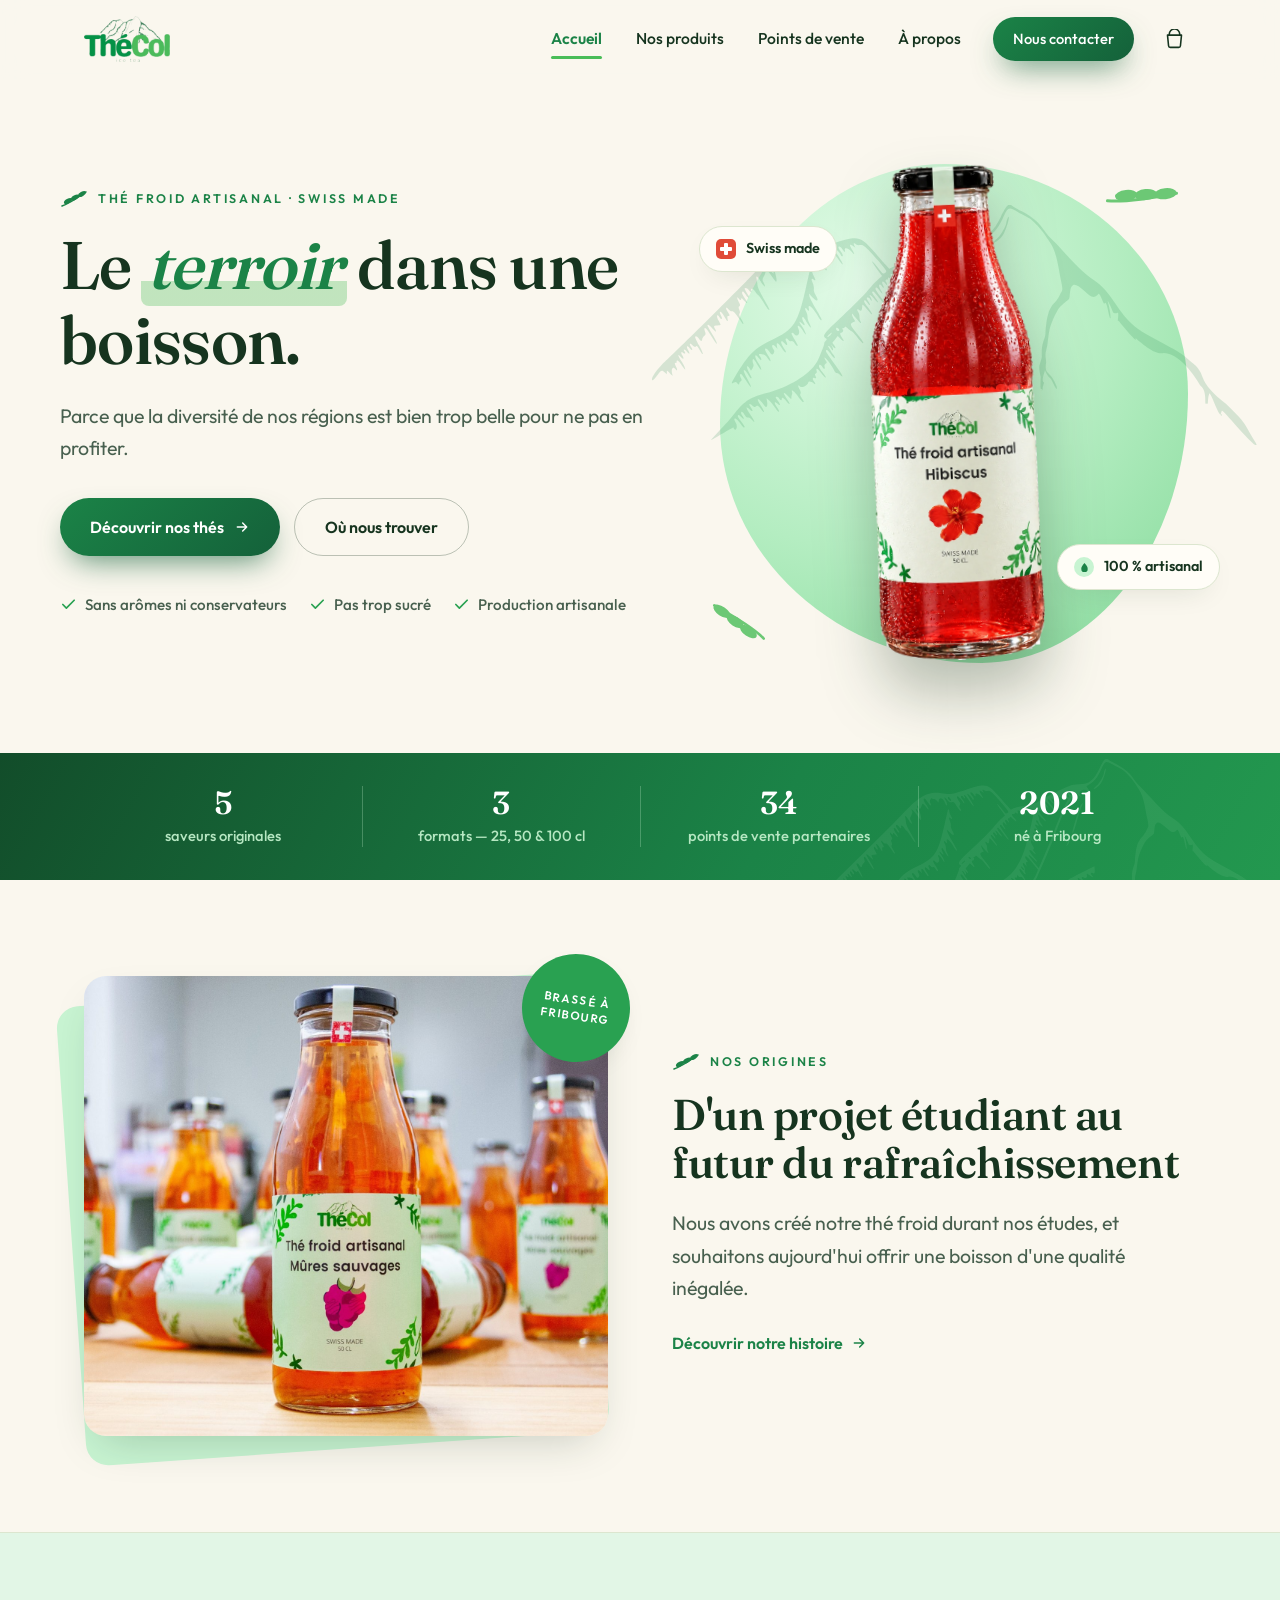
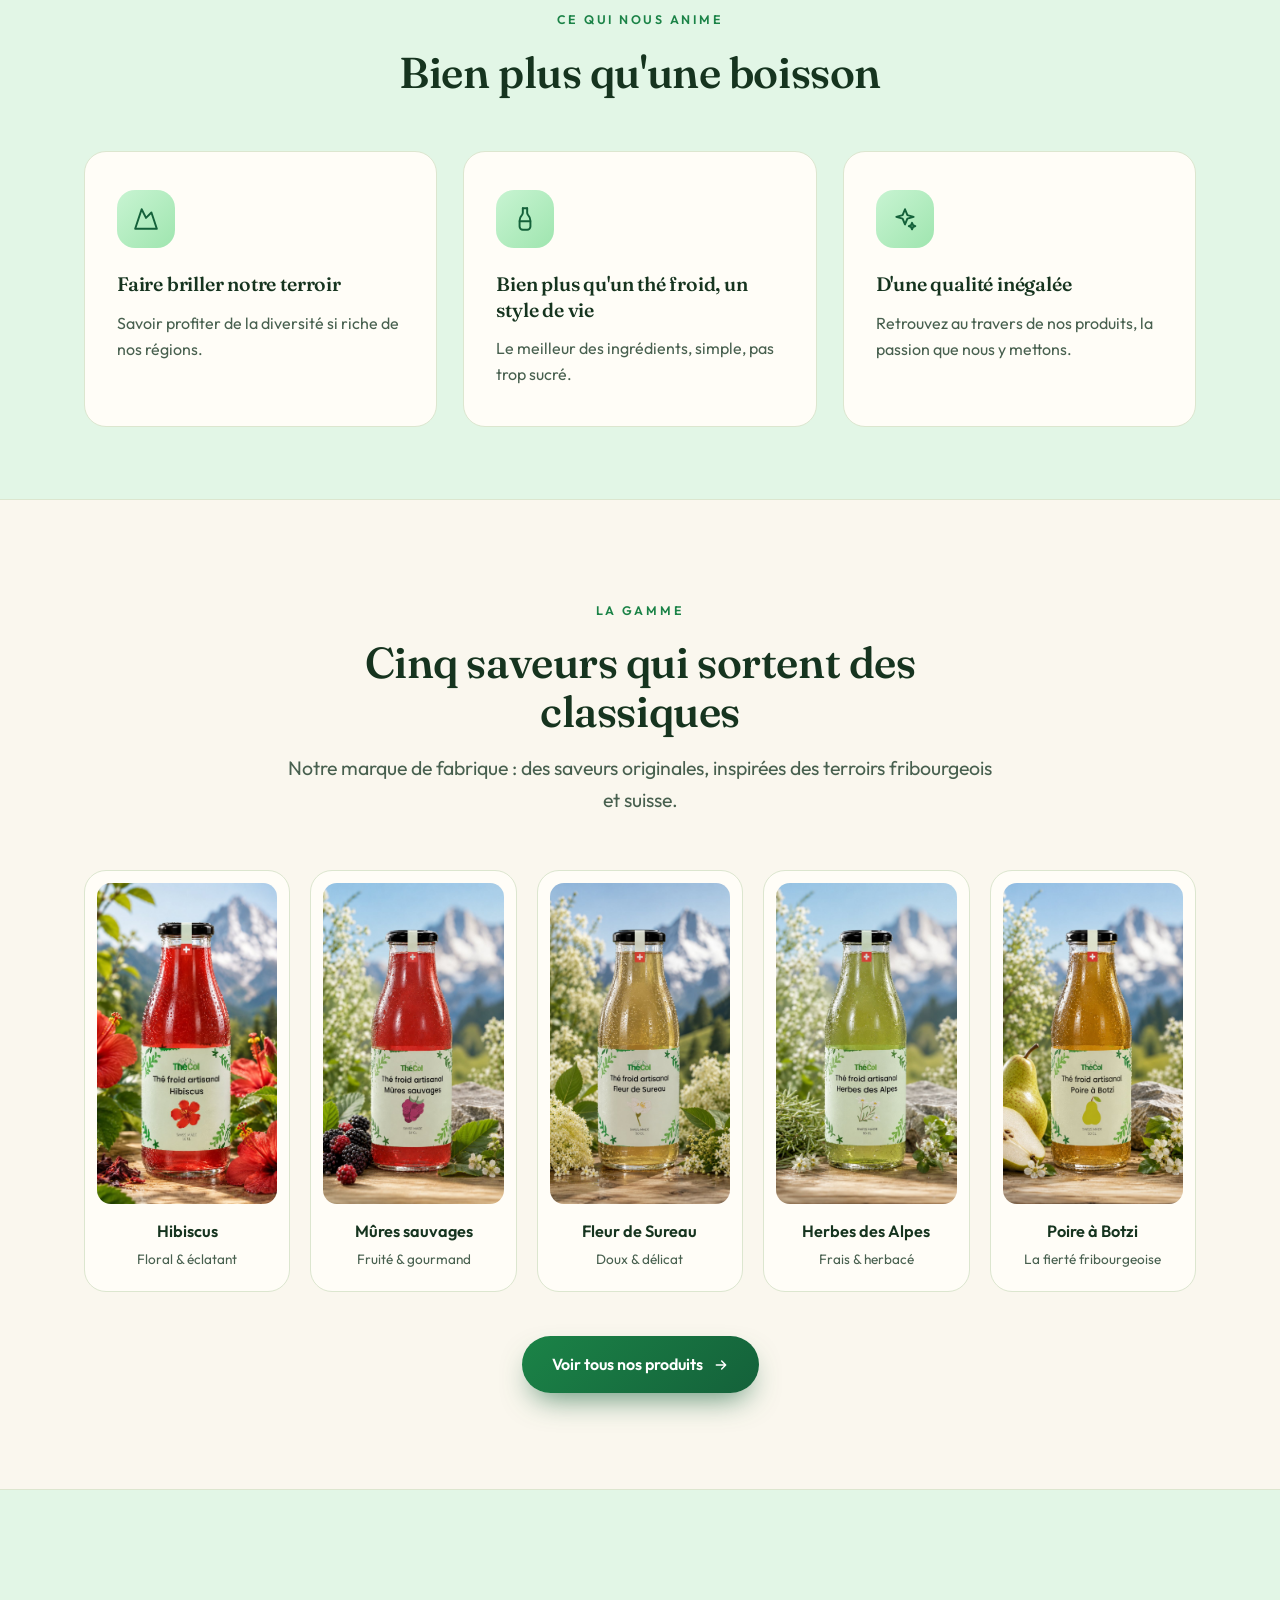
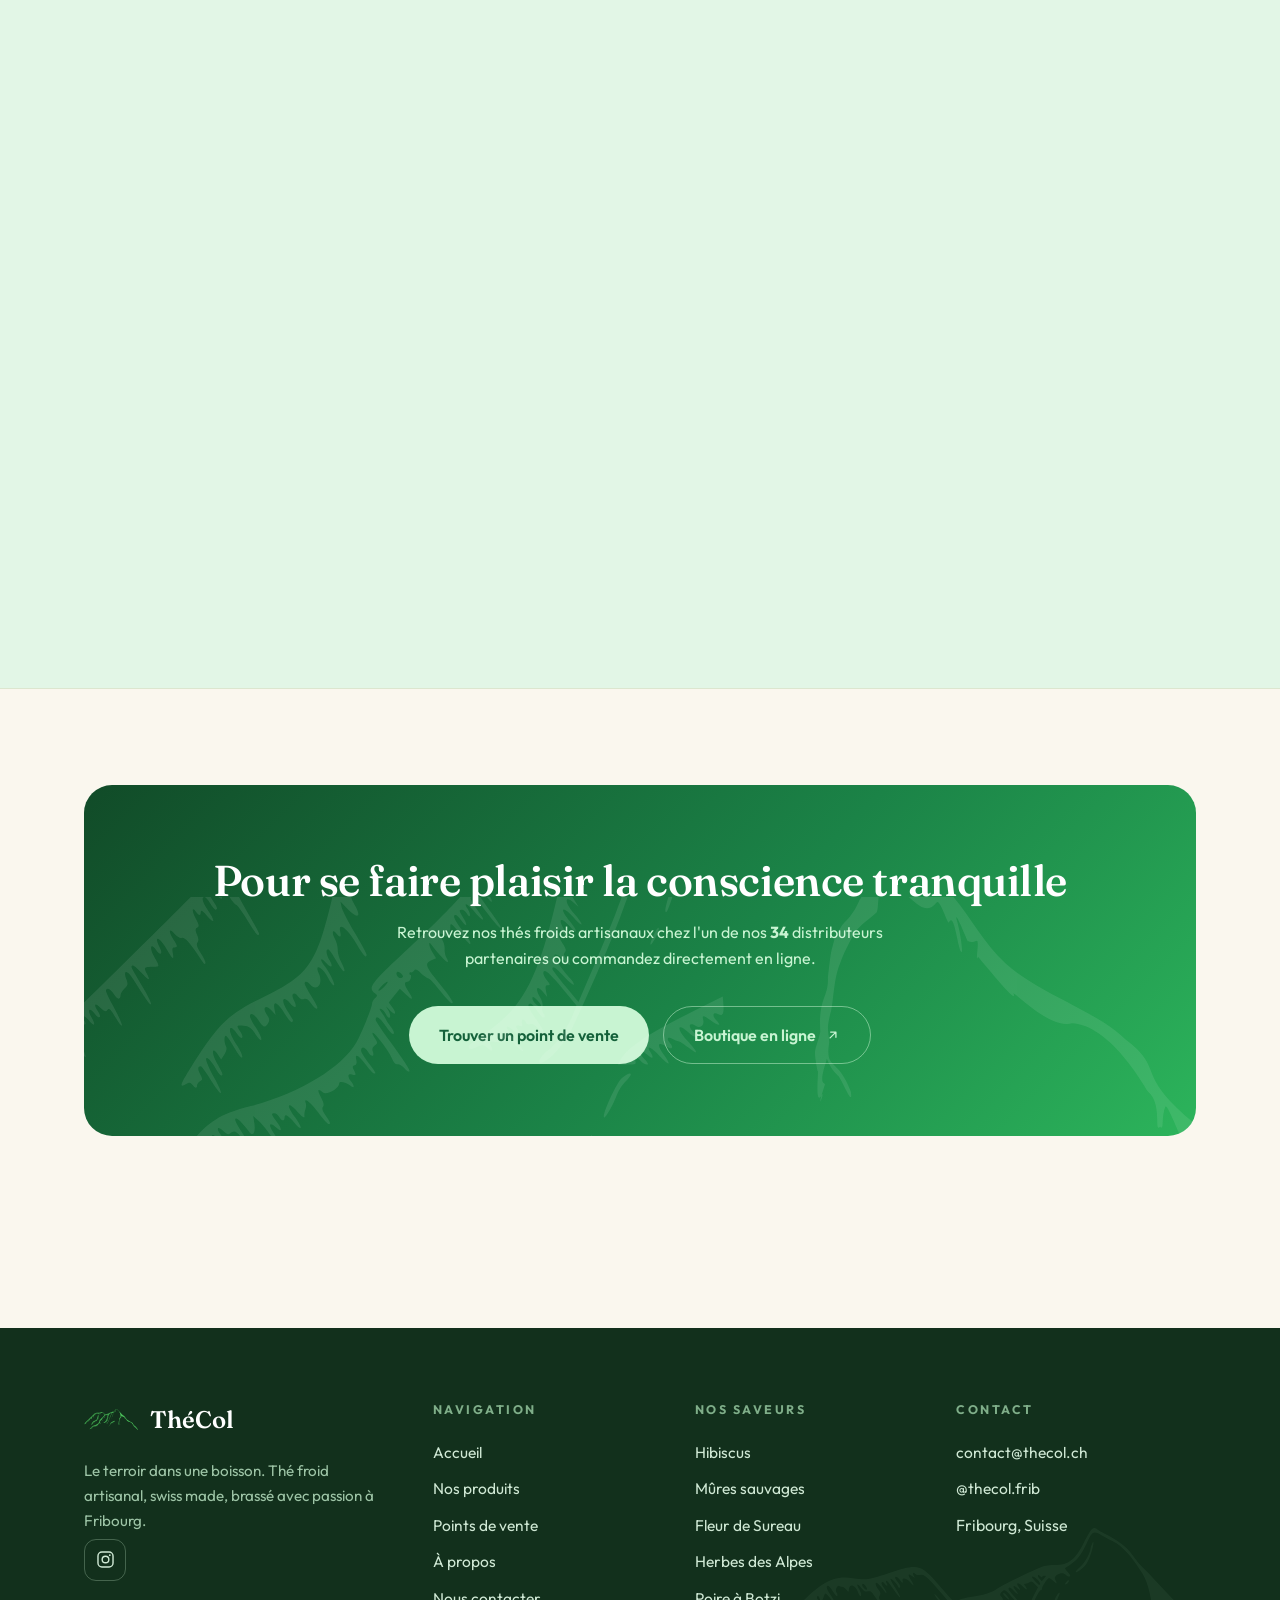
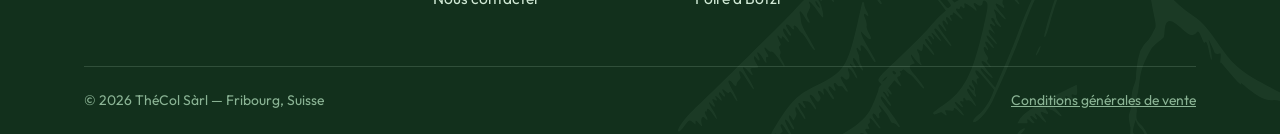
<file: index.html>
<!DOCTYPE html>
<html lang="fr">
<head>
  <meta charset="UTF-8">
  <meta name="viewport" content="width=device-width, initial-scale=1.0">
  <title>ThéCol — Le terroir dans une boisson | Thé froid artisanal suisse</title>
  <meta name="description" content="ThéCol brasse à Fribourg des thés froids artisanaux suisses : Hibiscus, Mûres sauvages, Fleur de Sureau, Herbes des Alpes et Poire à Botzi.">
  <link rel="canonical" href="https://philippe-ong.github.io/thecol-site/">
  <meta property="og:type" content="website">
  <meta property="og:site_name" content="ThéCol">
  <meta property="og:title" content="ThéCol — Le terroir dans une boisson">
  <meta property="og:description" content="ThéCol brasse à Fribourg des thés froids artisanaux suisses : Hibiscus, Mûres sauvages, Fleur de Sureau, Herbes des Alpes et Poire à Botzi.">
  <meta property="og:url" content="https://philippe-ong.github.io/thecol-site/">
  <meta property="og:image" content="https://philippe-ong.github.io/thecol-site/assets/web/photo-groupe.jpg">
  <meta name="twitter:card" content="summary_large_image">
  <meta name="twitter:title" content="ThéCol — Le terroir dans une boisson">
  <meta name="twitter:description" content="ThéCol brasse à Fribourg des thés froids artisanaux suisses : Hibiscus, Mûres sauvages, Fleur de Sureau, Herbes des Alpes et Poire à Botzi.">
  <meta name="twitter:url" content="https://philippe-ong.github.io/thecol-site/">
  <meta name="twitter:image" content="https://philippe-ong.github.io/thecol-site/assets/web/photo-groupe.jpg">
  <link rel="icon" type="image/svg+xml" href="assets/web/montagne.svg">
  <link rel="icon" type="image/png" sizes="192x192" href="assets/web/icon-192.png">
  <link rel="apple-touch-icon" href="assets/web/icon-192.png">
  <link rel="stylesheet" href="css/style.css?v=8">
  <script type="application/ld+json">
  {
    "@context": "https://schema.org",
    "@type": "Organization",
    "name": "ThéCol Sàrl",
    "url": "https://philippe-ong.github.io/thecol-site/",
    "logo": "https://philippe-ong.github.io/thecol-site/assets/web/logo-header.png",
    "description": "ThéCol brasse à Fribourg des thés froids artisanaux suisses : Hibiscus, Mûres sauvages, Fleur de Sureau, Herbes des Alpes et Poire à Botzi.",
    "address": {
      "@type": "PostalAddress",
      "addressLocality": "Fribourg",
      "addressCountry": "CH"
    },
    "sameAs": [
      "https://www.instagram.com/thecol.frib/"
    ]
  }
  </script>
  <script type="application/ld+json">
  {
    "@context": "https://schema.org",
    "@type": "FAQPage",
    "mainEntity": [
      {
        "@type": "Question",
        "name": "Où puis-je trouver du ThéCol ?",
        "acceptedAnswer": {
          "@type": "Answer",
          "text": "Nous nous efforçons d'améliorer notre disponibilité en proposant nos produits auprès de petits commerçants dans une région géographique la plus complète possible. Vous retrouverez l'ensemble de nos distributeurs actuels sur la page Points de vente. Vous pensez à un nouveau point de vente pour nous ou gérez un établissement ? Contactez-nous !"
        }
      },
      {
        "@type": "Question",
        "name": "Combien de temps tiennent les bouteilles et comment les stocker ?",
        "acceptedAnswer": {
          "@type": "Answer",
          "text": "Bon à savoir : nos bouteilles se conservent jusqu'à 6 mois et n'ont pas besoin d'être réfrigérées tant qu'elles ne sont pas ouvertes. Une fois ouvertes, direction le réfrigérateur !"
        }
      },
      {
        "@type": "Question",
        "name": "Les bouteilles sont-elles consignées ?",
        "acceptedAnswer": {
          "@type": "Answer",
          "text": "Pour des raisons de logistique, nous n'appliquons pas de consigne sur nos bouteilles. Vous pouvez donc les garder ou les rendre. La plupart de nos distributeurs acceptent de récupérer vos bouteilles vides et nous les transmettent lorsque nous les livrons à nouveau."
        }
      },
      {
        "@type": "Question",
        "name": "Comment passer ma commande en tant que distributeur ?",
        "acceptedAnswer": {
          "@type": "Answer",
          "text": "Si vous êtes déjà distributeur, vous pouvez nous envoyer votre commande par mail à l'adresse commande@thecol.ch. Si vous n'êtes pas encore distributeur et souhaitez en savoir plus, n'hésitez pas à nous contacter, c'est avec plaisir que nous vous renseignerons."
        }
      }
    ]
  }
  </script>
</head>
<body>

  <a class="skip-link" href="#main-content">Aller au contenu</a>

  <!-- ======================= Header ======================= -->
  <header class="site-header">
    <div class="wrap header-inner">
      <a class="brand" href="index.html" aria-label="ThéCol — accueil">
        <img src="assets/web/logo-header.png" alt="ThéCol">
      </a>
      <nav class="main-nav" aria-label="Navigation principale">
        <a href="index.html" class="active" aria-current="page">Accueil</a>
        <a href="produits.html">Nos produits</a>
        <a href="points-de-vente.html">Points de vente</a>
        <a href="a-propos.html">À propos</a>
        <a href="contact.html" class="btn small">Nous contacter</a>
      </nav>
      <div class="header-actions">
        <button class="cart-btn" aria-label="Ouvrir le panier">
          <svg width="21" height="21" viewBox="0 0 24 24" fill="none" stroke="currentColor" stroke-width="1.8" stroke-linecap="round" stroke-linejoin="round" aria-hidden="true"><path d="M6 7V6a6 6 0 0 1 12 0v1"/><path d="M4 7h16l-1.2 12.1a2 2 0 0 1-2 1.9H7.2a2 2 0 0 1-2-1.9L4 7Z"/></svg>
          <span class="cart-count" data-cart-count hidden>0</span>
        </button>
        <button class="nav-toggle" aria-label="Ouvrir le menu" aria-expanded="false">
          <span></span><span></span><span></span>
        </button>
      </div>
    </div>
  </header>

  <main id="main-content">
    <!-- ======================= Hero ======================= -->
    <section class="hero">
      <div class="wrap hero-inner">
        <div>
          <span class="overline">
            <svg width="28" height="18" viewBox="0 0 28 18" aria-hidden="true"><g fill="currentColor"><path d="M2 16C8 14 16 9 26 2" stroke="currentColor" stroke-width="1.5" fill="none" stroke-linecap="round"/><ellipse cx="8" cy="11" rx="4.5" ry="2.2" transform="rotate(-30 8 11)"/><ellipse cx="15" cy="7.5" rx="4.5" ry="2.2" transform="rotate(-30 15 7.5)"/><ellipse cx="22" cy="4" rx="4.5" ry="2.2" transform="rotate(-30 22 4)"/></g></svg>
            Thé froid artisanal · Swiss made
          </span>
          <h1 class="display">Le <em>terroir</em> dans une boisson.</h1>
          <p class="lead">Parce que la diversité de nos régions est bien trop belle pour ne pas en profiter.</p>
          <div class="hero-actions">
            <a class="btn" href="produits.html">Découvrir nos thés
              <svg width="16" height="16" viewBox="0 0 24 24" fill="none" stroke="currentColor" stroke-width="2.2" stroke-linecap="round" stroke-linejoin="round" aria-hidden="true"><path d="M5 12h14m-6-6 6 6-6 6"/></svg>
            </a>
            <a class="btn ghost" href="points-de-vente.html">Où nous trouver</a>
          </div>
          <ul class="hero-facts">
            <li><svg width="17" height="17" viewBox="0 0 24 24" fill="none" stroke="currentColor" stroke-width="2.4" stroke-linecap="round" stroke-linejoin="round" aria-hidden="true"><path d="M20 6 9 17l-5-5"/></svg>Sans arômes ni conservateurs</li>
            <li><svg width="17" height="17" viewBox="0 0 24 24" fill="none" stroke="currentColor" stroke-width="2.4" stroke-linecap="round" stroke-linejoin="round" aria-hidden="true"><path d="M20 6 9 17l-5-5"/></svg>Pas trop sucré</li>
            <li><svg width="17" height="17" viewBox="0 0 24 24" fill="none" stroke="currentColor" stroke-width="2.4" stroke-linecap="round" stroke-linejoin="round" aria-hidden="true"><path d="M20 6 9 17l-5-5"/></svg>Production artisanale</li>
          </ul>
        </div>

        <div class="hero-art" aria-hidden="true">
          <div class="hero-blob"></div>
          <div class="hero-mountain"></div>
          <svg class="sprig s1" width="70" height="46" viewBox="0 0 28 18"><g fill="currentColor"><path d="M2 16C8 14 16 9 26 2" stroke="currentColor" stroke-width="1.2" fill="none" stroke-linecap="round"/><ellipse cx="8" cy="11" rx="4.5" ry="2.2" transform="rotate(-30 8 11)"/><ellipse cx="15" cy="7.5" rx="4.5" ry="2.2" transform="rotate(-30 15 7.5)"/><ellipse cx="22" cy="4" rx="4.5" ry="2.2" transform="rotate(-30 22 4)"/></g></svg>
          <svg class="sprig s2" width="60" height="40" viewBox="0 0 28 18"><g fill="currentColor"><path d="M2 16C8 14 16 9 26 2" stroke="currentColor" stroke-width="1.2" fill="none" stroke-linecap="round"/><ellipse cx="8" cy="11" rx="4.5" ry="2.2" transform="rotate(-30 8 11)"/><ellipse cx="15" cy="7.5" rx="4.5" ry="2.2" transform="rotate(-30 15 7.5)"/><ellipse cx="22" cy="4" rx="4.5" ry="2.2" transform="rotate(-30 22 4)"/></g></svg>
          <picture class="hero-bottle-picture">
            <source srcset="assets/web/hero-hibiscus-ai.webp" type="image/webp">
            <img class="hero-bottle" src="assets/web/hero-hibiscus-ai.png" alt="Bouteille de thé froid artisanal ThéCol Hibiscus" width="479" height="1400" fetchpriority="high" decoding="async">
          </picture>
          <span class="hero-chip c1"><span class="swiss-cross"></span>Swiss made</span>
          <span class="hero-chip c2"><span class="leaf-dot"><svg width="11" height="11" viewBox="0 0 24 24" fill="currentColor"><path d="M12 2C7 7 5 11 5 15a7 7 0 0 0 14 0c0-4-2-8-7-13Z"/></svg></span>100&nbsp;% artisanal</span>
        </div>
      </div>
    </section>

    <!-- ======================= Stats ======================= -->
    <section class="stats-band" aria-label="ThéCol en quelques chiffres">
      <div class="wrap stats-grid">
        <div class="stat reveal"><b>5</b><span>saveurs originales</span></div>
        <div class="stat reveal d1"><b>3</b><span>formats — 25, 50 &amp; 100&nbsp;cl</span></div>
        <div class="stat reveal d2"><b data-pos-count>34</b><span>points de vente partenaires</span></div>
        <div class="stat reveal d3"><b>2021</b><span>né à Fribourg</span></div>
      </div>
    </section>

    <!-- ======================= Origines ======================= -->
    <section class="section">
      <div class="wrap split">
        <div class="split-img reveal">
          <img src="assets/web/photo-groupe.jpg" alt="Bouteilles de thé froid ThéCol fraîchement produites" loading="lazy">
          <span class="badge-round">Brassé à<br>Fribourg</span>
        </div>
        <div class="reveal d1">
          <span class="overline">
            <svg width="28" height="18" viewBox="0 0 28 18" aria-hidden="true"><g fill="currentColor"><path d="M2 16C8 14 16 9 26 2" stroke="currentColor" stroke-width="1.5" fill="none" stroke-linecap="round"/><ellipse cx="8" cy="11" rx="4.5" ry="2.2" transform="rotate(-30 8 11)"/><ellipse cx="15" cy="7.5" rx="4.5" ry="2.2" transform="rotate(-30 15 7.5)"/><ellipse cx="22" cy="4" rx="4.5" ry="2.2" transform="rotate(-30 22 4)"/></g></svg>
            Nos origines
          </span>
          <h2>D'un projet étudiant au futur du rafraîchissement</h2>
          <p class="lead">Nous avons créé notre thé froid durant nos études, et souhaitons aujourd'hui offrir une boisson d'une qualité inégalée.</p>
          <a class="link-arrow" href="a-propos.html">Découvrir notre histoire
            <svg width="16" height="16" viewBox="0 0 24 24" fill="none" stroke="currentColor" stroke-width="2.2" stroke-linecap="round" stroke-linejoin="round" aria-hidden="true"><path d="M5 12h14m-6-6 6 6-6 6"/></svg>
          </a>
        </div>
      </div>
    </section>

    <!-- ======================= Piliers ======================= -->
    <section class="section tight" style="background: var(--mint-soft); border-block: 1px solid var(--line);">
      <div class="wrap">
        <div class="section-head center reveal">
          <span class="overline">Ce qui nous anime</span>
          <h2>Bien plus qu'une boisson</h2>
        </div>
        <div class="cards-3">
          <article class="pillar reveal">
            <div class="ico">
              <svg width="26" height="26" viewBox="0 0 24 24" fill="none" stroke="currentColor" stroke-width="1.8" stroke-linecap="round" stroke-linejoin="round" aria-hidden="true"><path d="m8 3 4 8 5-5 5 15H2L8 3Z"/></svg>
            </div>
            <h3>Faire briller notre terroir</h3>
            <p>Savoir profiter de la diversité si riche de nos régions.</p>
          </article>
          <article class="pillar reveal d1">
            <div class="ico">
              <svg width="26" height="26" viewBox="0 0 24 24" fill="none" stroke="currentColor" stroke-width="1.8" stroke-linecap="round" stroke-linejoin="round" aria-hidden="true"><path d="M10 2h4"/><path d="M10 2v4.3c0 .6-.2 1.1-.6 1.6C8 9.5 7 11.4 7 13.5V19a3 3 0 0 0 3 3h4a3 3 0 0 0 3-3v-5.5c0-2.1-1-4-2.4-5.6-.4-.5-.6-1-.6-1.6V2"/><path d="M7.2 14h9.6"/></svg>
            </div>
            <h3>Bien plus qu'un thé froid, un style de vie</h3>
            <p>Le meilleur des ingrédients, simple, pas trop sucré.</p>
          </article>
          <article class="pillar reveal d2">
            <div class="ico">
              <svg width="26" height="26" viewBox="0 0 24 24" fill="none" stroke="currentColor" stroke-width="1.8" stroke-linejoin="round" aria-hidden="true"><path d="M12 3l2.2 5.4L20 10l-5.8 1.6L12 17l-2.2-5.4L4 10l5.8-1.6L12 3Z"/><path d="M18.5 15.5l.9 2.1 2.1.9-2.1.9-.9 2.1-.9-2.1-2.1-.9 2.1-.9.9-2.1Z"/></svg>
            </div>
            <h3>D'une qualité inégalée</h3>
            <p>Retrouvez au travers de nos produits, la passion que nous y mettons.</p>
          </article>
        </div>
      </div>
    </section>

    <!-- ======================= Saveurs ======================= -->
    <section class="section">
      <div class="wrap">
        <div class="section-head center reveal">
          <span class="overline">La gamme</span>
          <h2>Cinq saveurs qui sortent des classiques</h2>
          <p class="lead" style="margin-top:16px">Notre marque de fabrique&nbsp;: des saveurs originales, inspirées des terroirs fribourgeois et suisse.</p>
        </div>
        <div class="flavor-row">
          <a class="flavor-card reveal" href="produit-hibiscus.html">
            <img src="assets/web/produit-hibiscus.jpg" alt="ThéCol Hibiscus" loading="lazy">
            <b>Hibiscus</b>
            <span>Floral &amp; éclatant</span>
          </a>
          <a class="flavor-card reveal d1" href="produit-mures.html">
            <img src="assets/web/produit-mures.jpg" alt="ThéCol Mûres sauvages" loading="lazy">
            <b>Mûres sauvages</b>
            <span>Fruité &amp; gourmand</span>
          </a>
          <a class="flavor-card reveal d2" href="produit-sureau.html">
            <img src="assets/web/produit-sureau.jpg" alt="ThéCol Fleur de Sureau" loading="lazy">
            <b>Fleur de Sureau</b>
            <span>Doux &amp; délicat</span>
          </a>
          <a class="flavor-card reveal d3" href="produit-herbes.html">
            <img src="assets/web/produit-herbes.jpg" alt="ThéCol Herbes des Alpes" loading="lazy">
            <b>Herbes des Alpes</b>
            <span>Frais &amp; herbacé</span>
          </a>
          <a class="flavor-card reveal d4" href="produit-poire.html">
            <img src="assets/web/produit-poire.jpg" alt="ThéCol Poire à Botzi" loading="lazy">
            <b>Poire à Botzi</b>
            <span>La fierté fribourgeoise</span>
          </a>
        </div>
        <div class="center" style="margin-top: 44px;">
          <a class="btn" href="produits.html">Voir tous nos produits
            <svg width="16" height="16" viewBox="0 0 24 24" fill="none" stroke="currentColor" stroke-width="2.2" stroke-linecap="round" stroke-linejoin="round" aria-hidden="true"><path d="M5 12h14m-6-6 6 6-6 6"/></svg>
          </a>
        </div>
      </div>
    </section>

    <!-- ======================= FAQ ======================= -->
    <section class="section tight" id="faq" style="background: var(--mint-soft); border-block: 1px solid var(--line);">
      <div class="wrap">
        <div class="section-head center reveal">
          <span class="overline">FAQ</span>
          <h2>Les questions les plus posées</h2>
          <p class="lead" style="margin-top:16px">Vous ne trouvez pas ce que vous cherchez&nbsp;? <a href="contact.html" style="color:var(--green-700);font-weight:600;">Contactez-nous</a>.</p>
        </div>
        <div class="faq-list reveal">
          <details class="faq" open>
            <summary>Où puis-je trouver du ThéCol&nbsp;? <span class="faq-plus">+</span></summary>
            <div class="faq-body">
              <p>Nous nous efforçons d'améliorer notre disponibilité en proposant nos produits auprès de petits commerçants dans une région géographique la plus complète possible, afin de vous permettre d'avoir accès à un point de vente facilement. Vous pourrez retrouver l'ensemble de nos distributeurs actuels <a href="points-de-vente.html">ici</a>. Vous pensez à un nouveau point de vente pour nous ou gérez un établissement&nbsp;? <a href="contact.html">Contactez-nous&nbsp;!</a></p>
            </div>
          </details>
          <details class="faq">
            <summary>Combien de temps tiennent les bouteilles et comment les stocker&nbsp;? <span class="faq-plus">+</span></summary>
            <div class="faq-body">
              <p>Bon à savoir&nbsp;: nos bouteilles se conservent jusqu’à 6 mois et n’ont pas besoin d’être réfrigérées tant qu’elles ne sont pas ouvertes &nbsp;!</p>
            </div>
          </details>
          <details class="faq">
            <summary>Les bouteilles sont-elles consignées&nbsp;? <span class="faq-plus">+</span></summary>
            <div class="faq-body">
              <p>Pour des raisons de logistique, nous n'appliquons pas de consigne sur nos bouteilles. Vous pouvez donc les garder ou les rendre. La plupart de nos distributeurs acceptent de récupérer vos bouteilles vides et nous les transmettent lorsque nous les livrons à nouveau, mais vous pouvez aussi leur trouver une nouvelle utilisation&nbsp;: gourde, vase, lampe ou chandelier, partagez-nous vos meilleures idées&nbsp;!</p>
            </div>
          </details>
          <details class="faq">
            <summary>Comment passer ma commande en tant que distributeur&nbsp;? <span class="faq-plus">+</span></summary>
            <div class="faq-body">
              <p>Si vous êtes déjà distributeur, vous pouvez nous envoyer votre commande par mail à l'adresse <a href="mailto:commande@thecol.ch">commande@thecol.ch</a> ou à toute autre adresse mail avec laquelle vous auriez déjà eu contact. Si vous n'êtes pas encore distributeur, êtes intéressé à le devenir et souhaitez en savoir plus, n'hésitez pas à <a href="contact.html">nous contacter</a>, c'est avec plaisir que nous vous renseignerons.</p>
            </div>
          </details>
        </div>
      </div>
    </section>

    <!-- ======================= CTA ======================= -->
    <section class="section">
      <div class="wrap">
        <div class="cta-band reveal">
          <div class="mountain" aria-hidden="true"></div>
          <h2>Pour se faire plaisir la conscience tranquille</h2>
          <p>Retrouvez nos thés froids artisanaux chez l'un de nos <b data-pos-count>34</b> distributeurs partenaires ou commandez directement en ligne.</p>
          <div class="hero-actions">
            <a class="btn light" href="points-de-vente.html">Trouver un point de vente</a>
            <a class="btn ghost-light" href="https://www.thecol.ch/shop" target="_blank" rel="noopener">Boutique en ligne
              <svg width="14" height="14" viewBox="0 0 24 24" fill="none" stroke="currentColor" stroke-width="2.2" stroke-linecap="round" stroke-linejoin="round" aria-hidden="true"><path d="M7 17 17 7M8 7h9v9"/></svg>
            </a>
          </div>
        </div>
      </div>
    </section>
  </main>

  <!-- ======================= Footer ======================= -->
  <footer class="site-footer">
    <div class="mountain" aria-hidden="true"></div>
    <div class="wrap">
      <div class="footer-grid">
        <div class="footer-brand">
          <div class="foot-logo"><span class="m" aria-hidden="true"></span><b>ThéCol</b></div>
          <p>Le terroir dans une boisson. Thé froid artisanal, swiss made, brassé avec passion à Fribourg.</p>
          <div class="social-row">
            <a href="https://www.instagram.com/thecol.frib/" target="_blank" rel="noopener" aria-label="Instagram">
              <svg width="19" height="19" viewBox="0 0 24 24" fill="none" stroke="currentColor" stroke-width="1.8" stroke-linecap="round" aria-hidden="true"><rect x="2.5" y="2.5" width="19" height="19" rx="5"/><circle cx="12" cy="12" r="4.2"/><circle cx="17.4" cy="6.6" r="1.1" fill="currentColor" stroke="none"/></svg>
            </a>
          </div>
        </div>
        <nav aria-label="Navigation du pied de page">
          <p class="footer-title">Navigation</p>
          <ul>
            <li><a href="index.html">Accueil</a></li>
            <li><a href="produits.html">Nos produits</a></li>
            <li><a href="points-de-vente.html">Points de vente</a></li>
            <li><a href="a-propos.html">À propos</a></li>
            <li><a href="contact.html">Nous contacter</a></li>
          </ul>
        </nav>
        <div>
          <p class="footer-title">Nos saveurs</p>
          <ul>
            <li><a href="produit-hibiscus.html">Hibiscus</a></li>
            <li><a href="produit-mures.html">Mûres sauvages</a></li>
            <li><a href="produit-sureau.html">Fleur de Sureau</a></li>
            <li><a href="produit-herbes.html">Herbes des Alpes</a></li>
            <li><a href="produit-poire.html">Poire à Botzi</a></li>
          </ul>
        </div>
        <div>
          <p class="footer-title">Contact</p>
          <ul>
            <li><a href="mailto:contact@thecol.ch">contact@thecol.ch</a></li>
            <li><a href="https://www.instagram.com/thecol.frib/" target="_blank" rel="noopener">@thecol.frib</a></li>
            <li>Fribourg, Suisse</li>
          </ul>
        </div>
      </div>
      <div class="footer-bottom">
        <span>© <span data-year>2026</span> ThéCol Sàrl — Fribourg, Suisse</span>
        <a href="contact.html#cgv">Conditions générales de vente</a>
      </div>
    </div>
  </footer>

  <script src="js/main.js?v=8"></script>
</body>
</html>
</file>
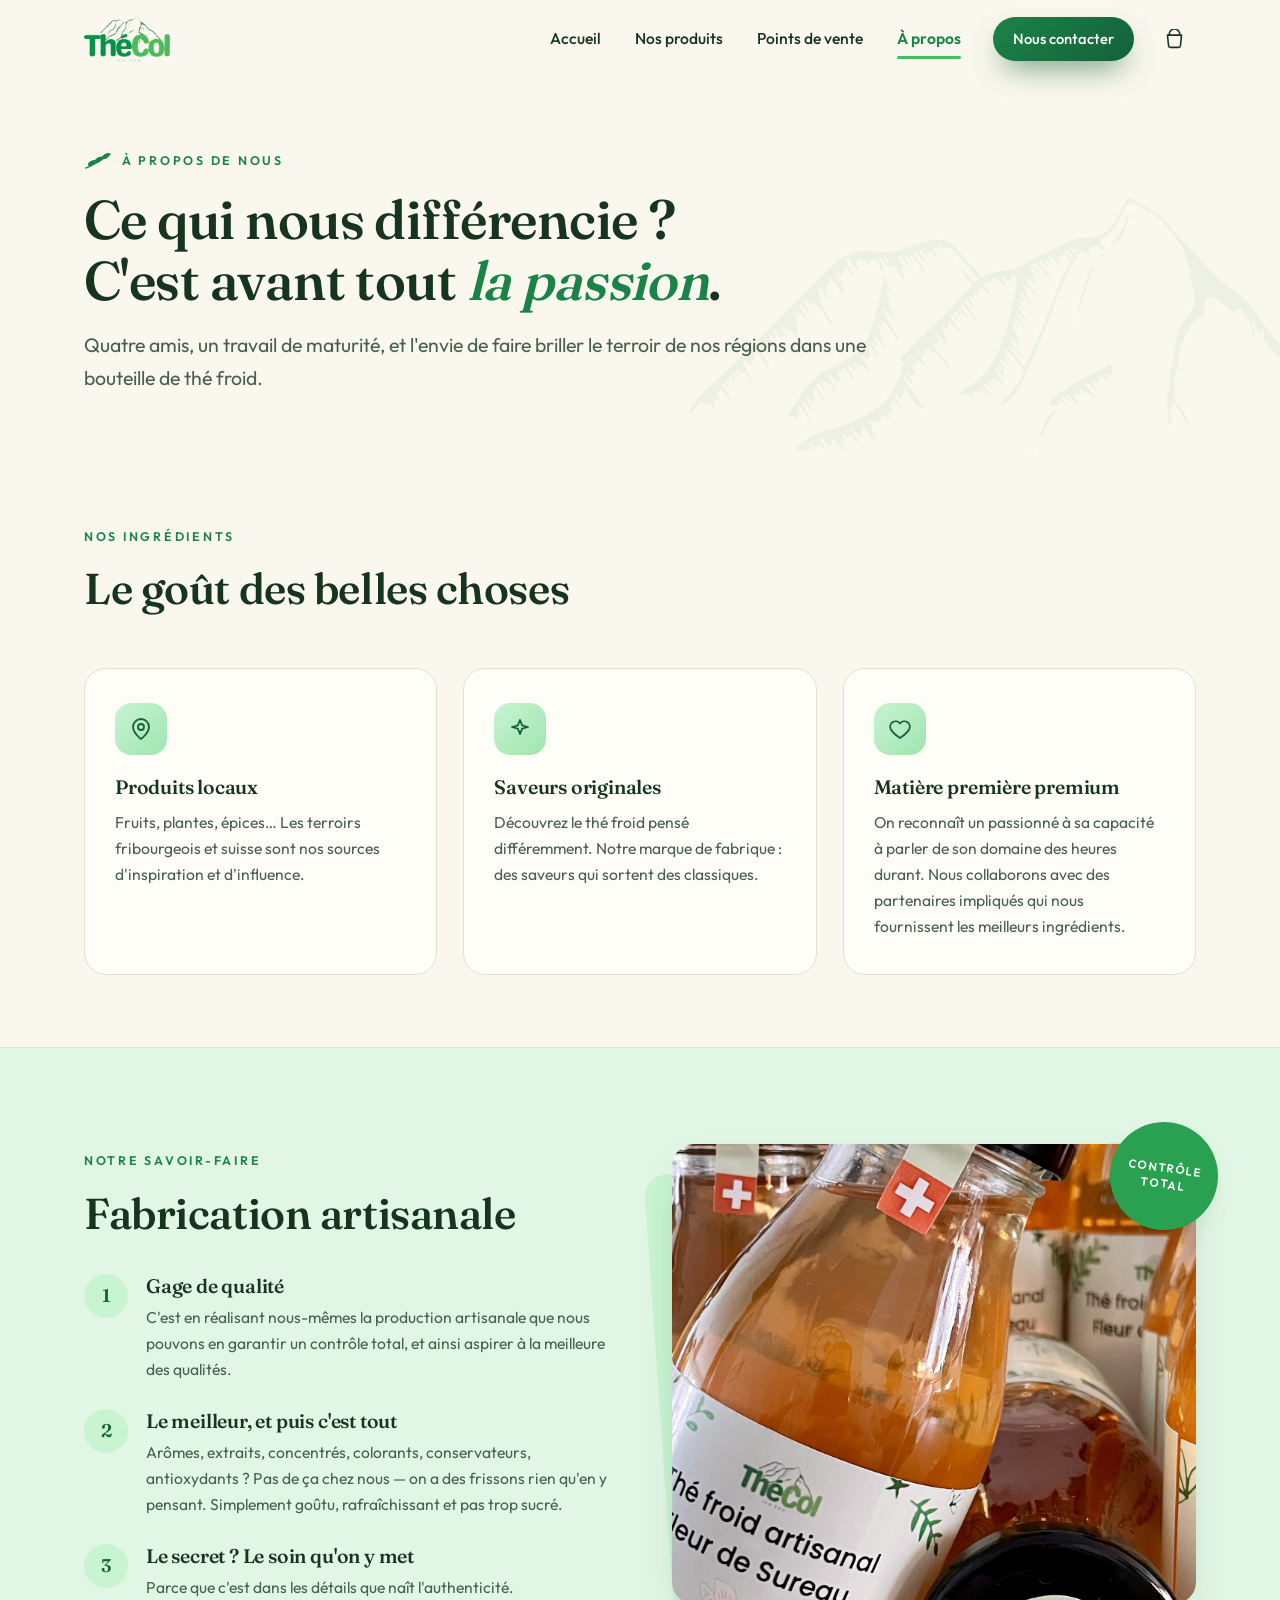
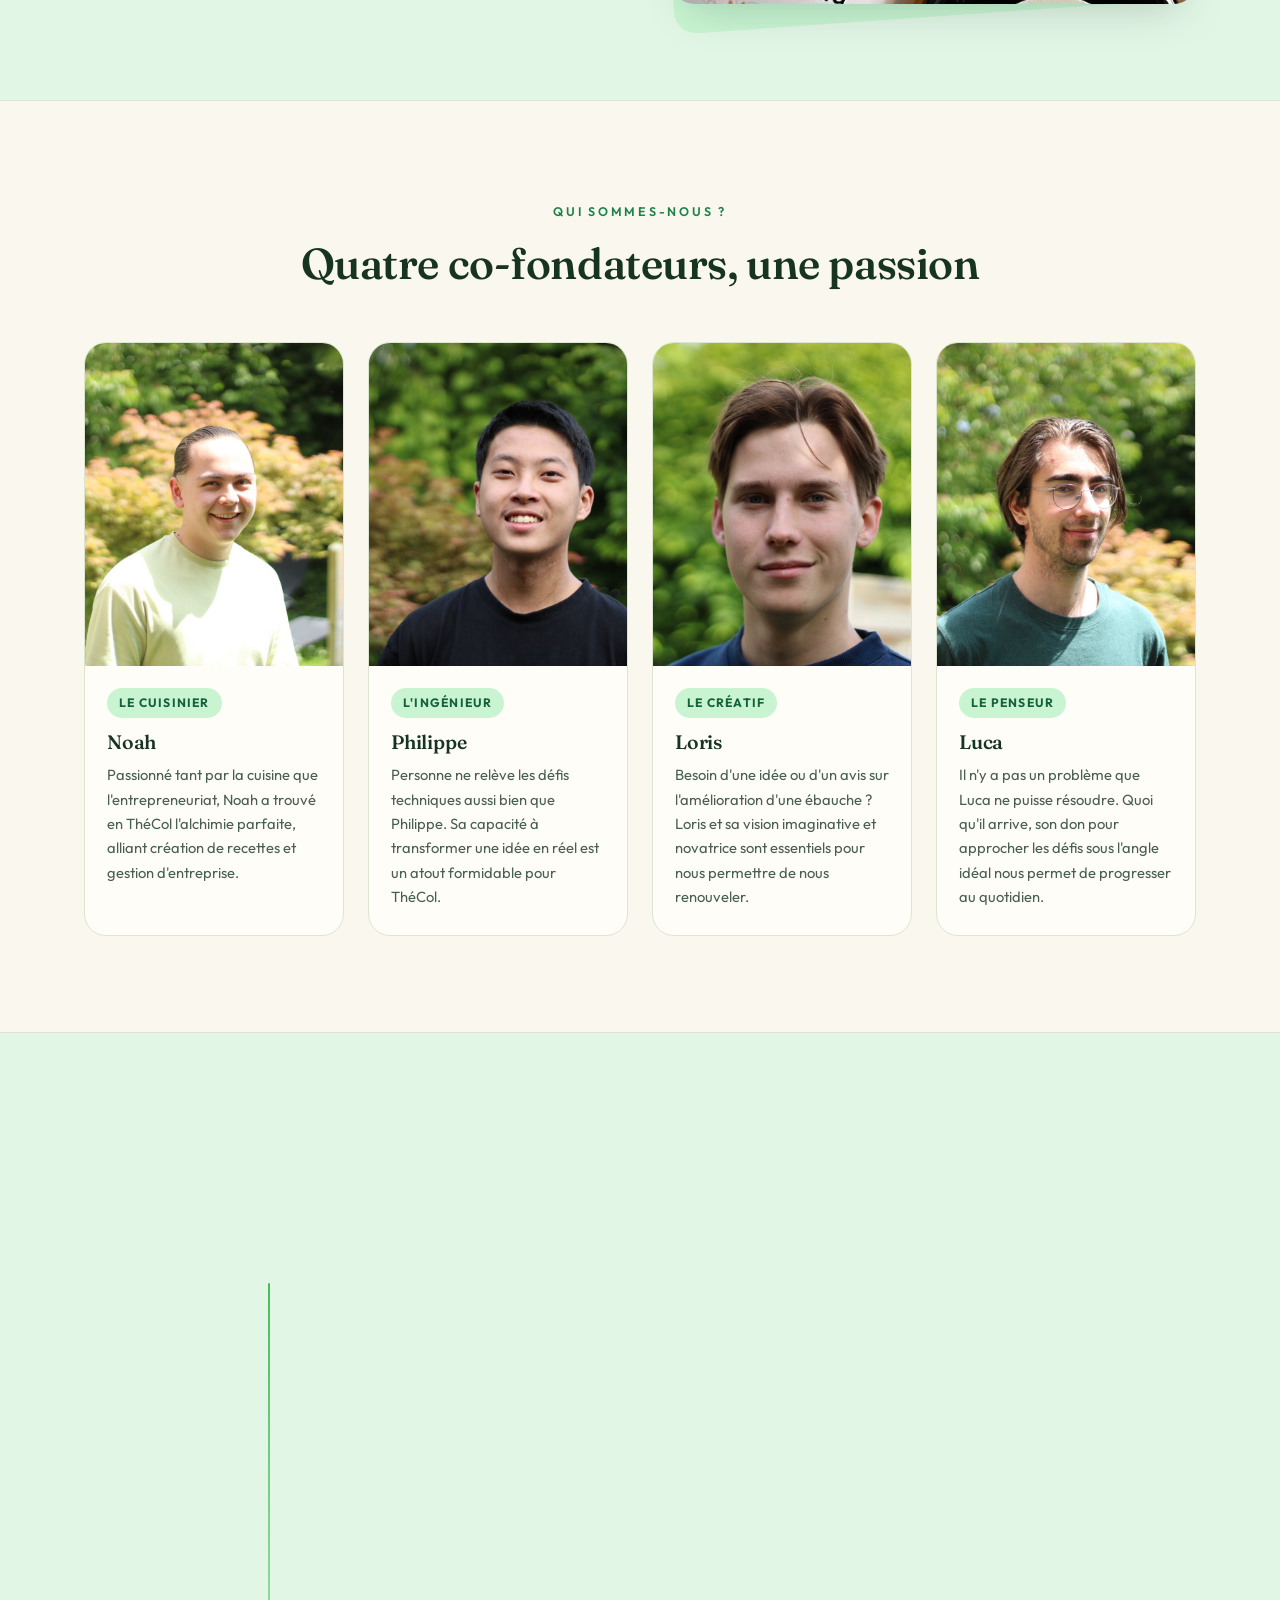
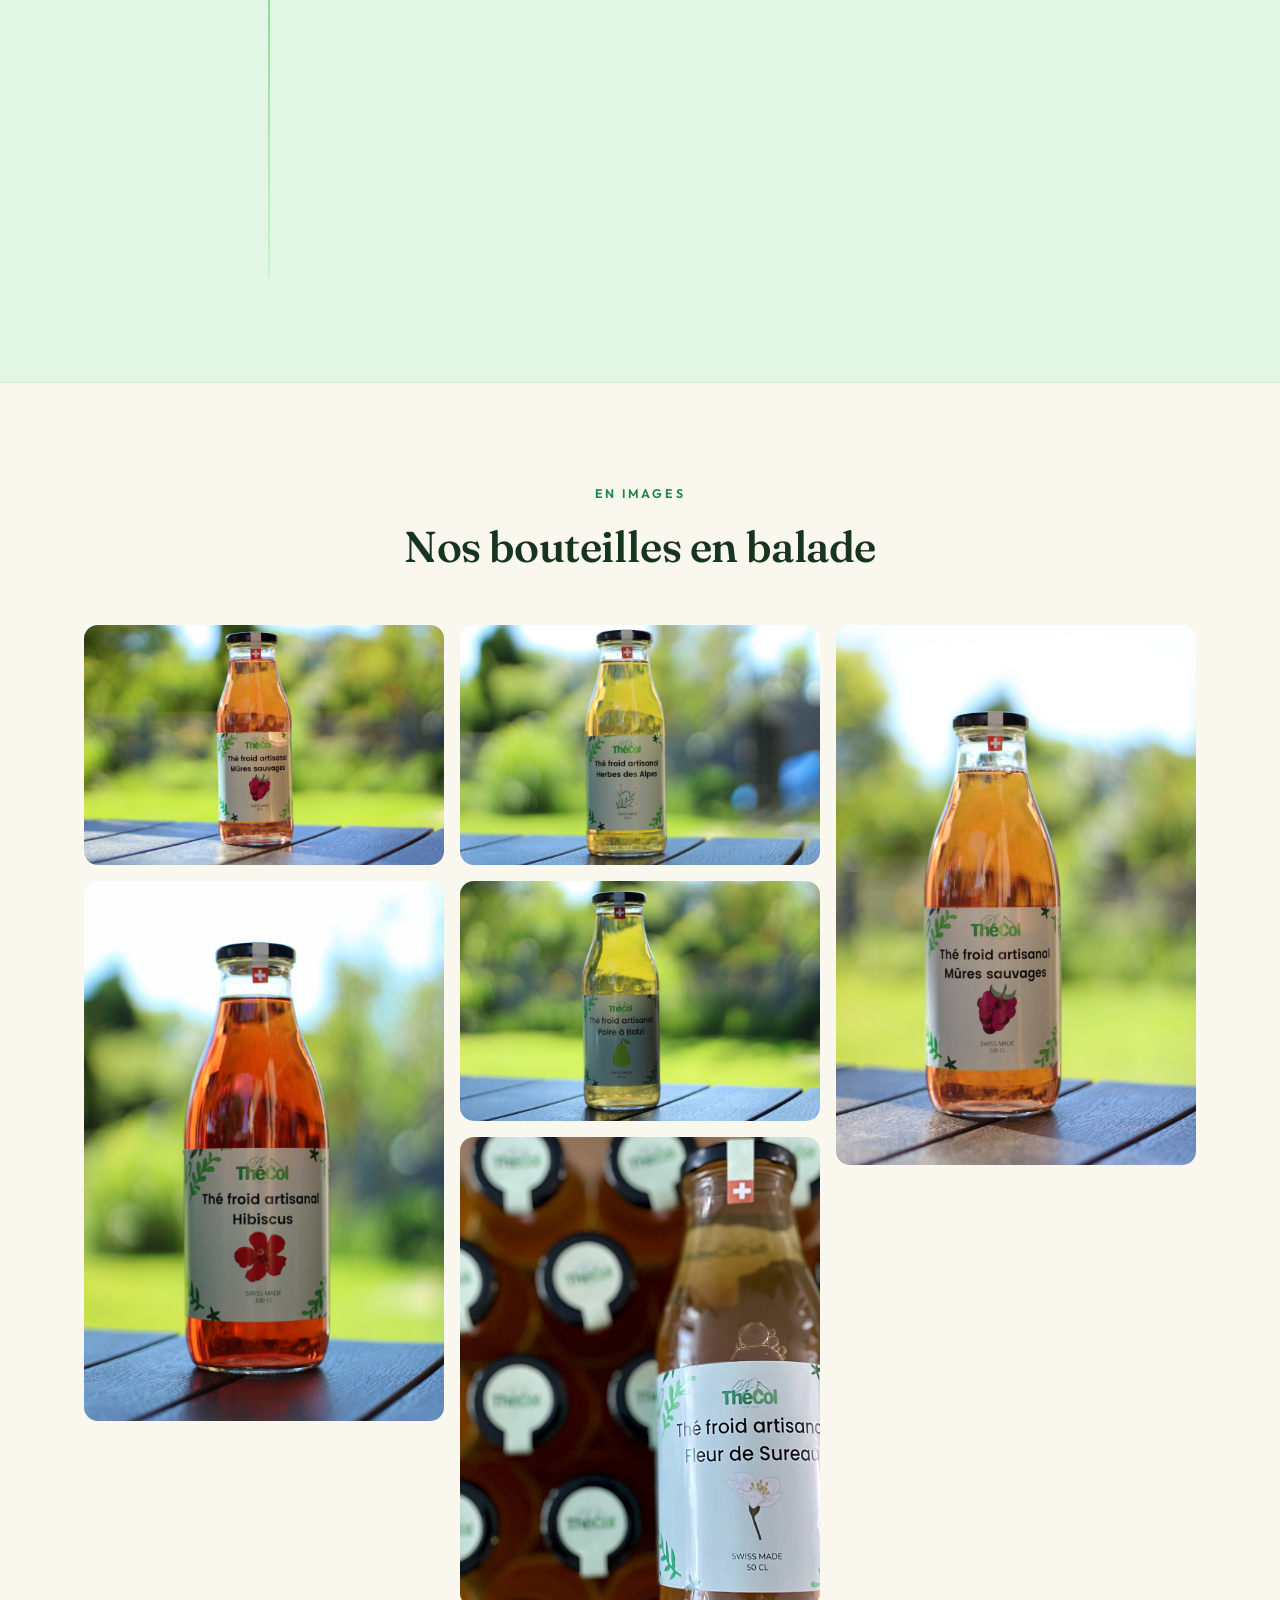
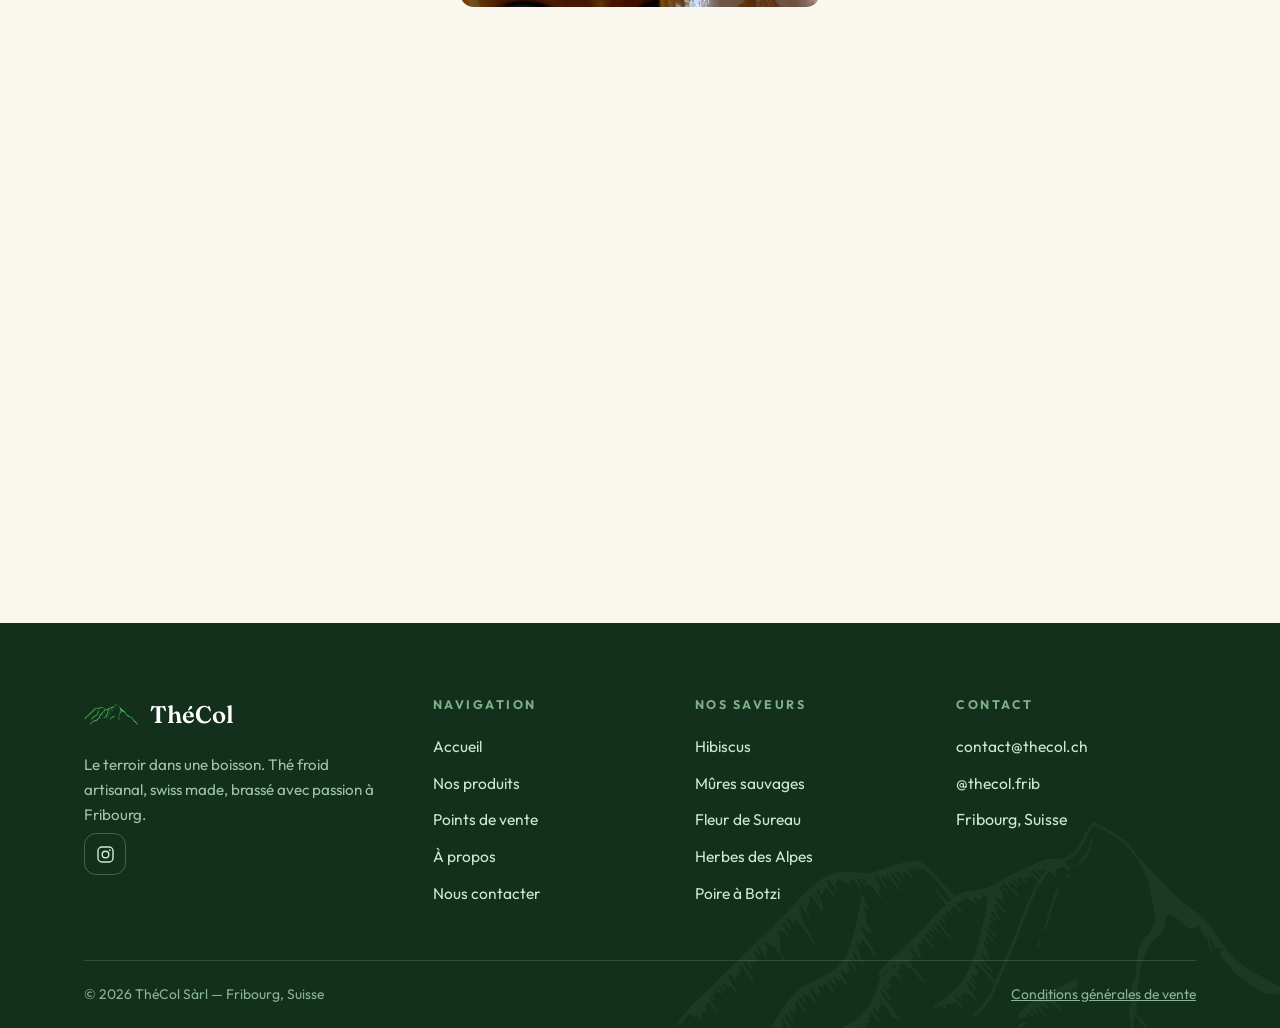
<file: a-propos.html>
<!DOCTYPE html>
<html lang="fr">
<head>
  <meta charset="UTF-8">
  <meta name="viewport" content="width=device-width, initial-scale=1.0">
  <title>À propos — ThéCol | Notre histoire, notre équipe</title>
  <meta name="description" content="Découvrez l'histoire de ThéCol : quatre étudiants fribourgeois devenus artisans du thé froid, et les valeurs qui nous animent à Fribourg.">
  <link rel="canonical" href="https://philippe-ong.github.io/thecol-site/a-propos.html">
  <meta property="og:type" content="website">
  <meta property="og:site_name" content="ThéCol">
  <meta property="og:title" content="À propos — ThéCol | Notre histoire, notre équipe">
  <meta property="og:description" content="Découvrez l'histoire de ThéCol : quatre étudiants fribourgeois devenus artisans du thé froid, et les valeurs qui nous animent à Fribourg.">
  <meta property="og:url" content="https://philippe-ong.github.io/thecol-site/a-propos.html">
  <meta property="og:image" content="https://philippe-ong.github.io/thecol-site/assets/web/photo-groupe.jpg">
  <meta name="twitter:card" content="summary_large_image">
  <meta name="twitter:title" content="À propos — ThéCol | Notre histoire, notre équipe">
  <meta name="twitter:description" content="Découvrez l'histoire de ThéCol : quatre étudiants fribourgeois devenus artisans du thé froid, et les valeurs qui nous animent à Fribourg.">
  <meta name="twitter:url" content="https://philippe-ong.github.io/thecol-site/a-propos.html">
  <meta name="twitter:image" content="https://philippe-ong.github.io/thecol-site/assets/web/photo-groupe.jpg">
  <link rel="icon" type="image/svg+xml" href="assets/web/montagne.svg">
  <link rel="icon" type="image/png" sizes="192x192" href="assets/web/icon-192.png">
  <link rel="apple-touch-icon" href="assets/web/icon-192.png">
  <link rel="stylesheet" href="css/style.css?v=8">
</head>
<body>

  <a class="skip-link" href="#main-content">Aller au contenu</a>

  <header class="site-header">
    <div class="wrap header-inner">
      <a class="brand" href="index.html" aria-label="ThéCol — accueil">
        <img src="assets/web/logo-header.png" alt="ThéCol">
      </a>
      <nav class="main-nav" aria-label="Navigation principale">
        <a href="index.html">Accueil</a>
        <a href="produits.html">Nos produits</a>
        <a href="points-de-vente.html">Points de vente</a>
        <a href="a-propos.html" class="active" aria-current="page">À propos</a>
        <a href="contact.html" class="btn small">Nous contacter</a>
      </nav>
      <div class="header-actions">
        <button class="cart-btn" aria-label="Ouvrir le panier">
          <svg width="21" height="21" viewBox="0 0 24 24" fill="none" stroke="currentColor" stroke-width="1.8" stroke-linecap="round" stroke-linejoin="round" aria-hidden="true"><path d="M6 7V6a6 6 0 0 1 12 0v1"/><path d="M4 7h16l-1.2 12.1a2 2 0 0 1-2 1.9H7.2a2 2 0 0 1-2-1.9L4 7Z"/></svg>
          <span class="cart-count" data-cart-count hidden>0</span>
        </button>
        <button class="nav-toggle" aria-label="Ouvrir le menu" aria-expanded="false">
          <span></span><span></span><span></span>
        </button>
      </div>
    </div>
  </header>

  <main id="main-content">
    <!-- ======================= En-tête de page ======================= -->
    <section class="page-hero">
      <div class="hero-mountain" aria-hidden="true"></div>
      <div class="wrap">
        <span class="overline">
          <svg width="28" height="18" viewBox="0 0 28 18" aria-hidden="true"><g fill="currentColor"><path d="M2 16C8 14 16 9 26 2" stroke="currentColor" stroke-width="1.5" fill="none" stroke-linecap="round"/><ellipse cx="8" cy="11" rx="4.5" ry="2.2" transform="rotate(-30 8 11)"/><ellipse cx="15" cy="7.5" rx="4.5" ry="2.2" transform="rotate(-30 15 7.5)"/><ellipse cx="22" cy="4" rx="4.5" ry="2.2" transform="rotate(-30 22 4)"/></g></svg>
          À propos de nous
        </span>
        <h1>Ce qui nous différencie&nbsp;?<br>C'est avant tout <em style="color:var(--green-700)">la passion</em>.</h1>
        <p class="lead">Quatre amis, un travail de maturité, et l'envie de faire briller le terroir de nos régions dans une bouteille de thé froid.</p>
      </div>
    </section>

    <!-- ======================= Le goût des belles choses ======================= -->
    <section class="section tight">
      <div class="wrap">
        <div class="section-head reveal">
          <span class="overline">Nos ingrédients</span>
          <h2>Le goût des belles choses</h2>
        </div>
        <div class="feature-grid">
          <article class="feature reveal">
            <div class="ico">
              <svg width="24" height="24" viewBox="0 0 24 24" fill="none" stroke="currentColor" stroke-width="1.8" stroke-linecap="round" stroke-linejoin="round" aria-hidden="true"><path d="M20 10c0 6-8 12-8 12s-8-6-8-12a8 8 0 0 1 16 0Z"/><circle cx="12" cy="10" r="3"/></svg>
            </div>
            <h3>Produits locaux</h3>
            <p>Fruits, plantes, épices… Les terroirs fribourgeois et suisse sont nos sources d'inspiration et d'influence.</p>
          </article>
          <article class="feature reveal d1">
            <div class="ico">
              <svg width="24" height="24" viewBox="0 0 24 24" fill="none" stroke="currentColor" stroke-width="1.8" stroke-linejoin="round" aria-hidden="true"><path d="M12 3l2.2 5.4L20 10l-5.8 1.6L12 17l-2.2-5.4L4 10l5.8-1.6L12 3Z"/></svg>
            </div>
            <h3>Saveurs originales</h3>
            <p>Découvrez le thé froid pensé différemment. Notre marque de fabrique&nbsp;: des saveurs qui sortent des classiques.</p>
          </article>
          <article class="feature reveal d2">
            <div class="ico">
              <svg width="24" height="24" viewBox="0 0 24 24" fill="none" stroke="currentColor" stroke-width="1.8" stroke-linecap="round" stroke-linejoin="round" aria-hidden="true"><path d="M12 21s-7-4.6-9.3-9A5.4 5.4 0 0 1 12 6.6 5.4 5.4 0 0 1 21.3 12c-2.3 4.4-9.3 9-9.3 9Z"/></svg>
            </div>
            <h3>Matière première premium</h3>
            <p>On reconnaît un passionné à sa capacité à parler de son domaine des heures durant. Nous collaborons avec des partenaires impliqués qui nous fournissent les meilleurs ingrédients.</p>
          </article>
        </div>
      </div>
    </section>

    <!-- ======================= Fabrication artisanale ======================= -->
    <section class="section" style="background: var(--mint-soft); border-block: 1px solid var(--line);">
      <div class="wrap split">
        <div class="reveal">
          <span class="overline">Notre savoir-faire</span>
          <h2 style="margin-bottom: 36px;">Fabrication artisanale</h2>
          <div class="craft-list">
            <div class="craft-item">
              <span class="num">1</span>
              <div>
                <h3>Gage de qualité</h3>
                <p>C'est en réalisant nous-mêmes la production artisanale que nous pouvons en garantir un contrôle total, et ainsi aspirer à la meilleure des qualités.</p>
              </div>
            </div>
            <div class="craft-item">
              <span class="num">2</span>
              <div>
                <h3>Le meilleur, et puis c'est tout</h3>
                <p>Arômes, extraits, concentrés, colorants, conservateurs, antioxydants&nbsp;? Pas de ça chez nous — on a des frissons rien qu'en y pensant. Simplement goûtu, rafraîchissant et pas trop sucré.</p>
              </div>
            </div>
            <div class="craft-item">
              <span class="num">3</span>
              <div>
                <h3>Le secret&nbsp;? Le soin qu'on y met</h3>
                <p>Parce que c'est dans les détails que naît l'authenticité.</p>
              </div>
            </div>
          </div>
        </div>
        <div class="split-img reveal d1">
          <img src="assets/web/photo-production.jpg" alt="Bouteilles ThéCol en cours de production" loading="lazy">
          <span class="badge-round">Contrôle<br>total</span>
        </div>
      </div>
    </section>

    <!-- ======================= Équipe ======================= -->
    <section class="section">
      <div class="wrap">
        <div class="section-head center reveal">
          <span class="overline">Qui sommes-nous&nbsp;?</span>
          <h2>Quatre co-fondateurs, une passion</h2>
        </div>
        <div class="team-grid">
          <article class="member reveal">
            <img src="assets/web/team-noah.jpg" alt="Noah, co-fondateur de ThéCol" loading="lazy">
            <div class="member-body">
              <span class="role">Le cuisinier</span>
              <h3>Noah</h3>
              <p>Passionné tant par la cuisine que l'entrepreneuriat, Noah a trouvé en ThéCol l'alchimie parfaite, alliant création de recettes et gestion d'entreprise.</p>
            </div>
          </article>
          <article class="member reveal d1">
            <img src="assets/web/team-philippe.jpg" alt="Philippe, co-fondateur de ThéCol" loading="lazy">
            <div class="member-body">
              <span class="role">L'ingénieur</span>
              <h3>Philippe</h3>
              <p>Personne ne relève les défis techniques aussi bien que Philippe. Sa capacité à transformer une idée en réel est un atout formidable pour ThéCol.</p>
            </div>
          </article>
          <article class="member reveal d2">
            <img src="assets/web/team-loris.jpg" alt="Loris, co-fondateur de ThéCol" loading="lazy">
            <div class="member-body">
              <span class="role">Le créatif</span>
              <h3>Loris</h3>
              <p>Besoin d'une idée ou d'un avis sur l'amélioration d'une ébauche&nbsp;? Loris et sa vision imaginative et novatrice sont essentiels pour nous permettre de nous renouveler.</p>
            </div>
          </article>
          <article class="member reveal d3">
            <img src="assets/web/team-luca.jpg" alt="Luca, co-fondateur de ThéCol" loading="lazy">
            <div class="member-body">
              <span class="role">Le penseur</span>
              <h3>Luca</h3>
              <p>Il n'y a pas un problème que Luca ne puisse résoudre. Quoi qu'il arrive, son don pour approcher les défis sous l'angle idéal nous permet de progresser au quotidien.</p>
            </div>
          </article>
        </div>
      </div>
    </section>

    <!-- ======================= Histoire ======================= -->
    <section class="section" style="background: var(--mint-soft); border-block: 1px solid var(--line);">
      <div class="wrap">
        <div class="section-head center reveal">
          <span class="overline">Notre parcours</span>
          <h2>L'histoire de ThéCol</h2>
        </div>
        <div class="timeline">
          <div class="milestone reveal">
            <span class="date">11 octobre 2021</span>
            <h3>Début de notre travail de maturité</h3>
            <p>Étudiants au collège Sainte-Croix à Fribourg, nous fondons une mini-entreprise dans le cadre de notre travail de maturité d'économie.</p>
          </div>
          <div class="milestone reveal">
            <span class="date">20 juin 2022</span>
            <h3>Fin de notre travail de maturité</h3>
            <p>L'une des conditions du travail de maturité que nous venions de terminer est l'obligation de clôturer notre société en fin d'année scolaire.</p>
          </div>
          <div class="milestone reveal">
            <span class="date">1<sup>er</sup> juillet 2022</span>
            <h3>Nous décidons de poursuivre l'aventure ThéCol</h3>
            <p>Durant l'année scolaire 2022–2023, nous avons passé notre maturité gymnasiale, puis avons poursuivi nos études supérieures respectives.</p>
          </div>
          <div class="milestone reveal">
            <span class="date">7 juin 2024</span>
            <h3>Nous formons solennellement une Sàrl</h3>
            <p>À tout juste vingt ans, nous prenons rendez-vous chez un notaire pour ce moment à la fois bref et pourtant fort dans la vie de ThéCol.</p>
          </div>
        </div>
      </div>
    </section>

    <!-- ======================= Galerie ======================= -->
    <section class="section">
      <div class="wrap">
        <div class="section-head center reveal">
          <span class="overline">En images</span>
          <h2>Nos bouteilles en balade</h2>
        </div>
        <div class="gallery reveal">
          <img src="assets/web/photo-gal-mures.jpg" alt="Bouteille ThéCol Mûres sauvages en extérieur" loading="lazy">
          <img src="assets/web/photo-gal-hibiscus.jpg" alt="Bouteille ThéCol Hibiscus 100 cl" loading="lazy">
          <img src="assets/web/photo-gal-herbes.jpg" alt="Bouteille ThéCol Herbes des Alpes en extérieur" loading="lazy">
          <img src="assets/web/photo-gal-poire.jpg" alt="Bouteille ThéCol Poire à Botzi en extérieur" loading="lazy">
          <img src="assets/web/photo-caisse.jpg" alt="Caisse de bouteilles ThéCol Fleur de Sureau" loading="lazy">
          <img src="assets/web/photo-mures-100.jpg" alt="Grande bouteille ThéCol Mûres sauvages au jardin" loading="lazy">
        </div>
      </div>
    </section>

    <!-- ======================= CTA ======================= -->
    <section class="section tight" style="padding-top: 0;">
      <div class="wrap">
        <div class="cta-band reveal">
          <div class="mountain" aria-hidden="true"></div>
          <h2>Envie de goûter à l'aventure&nbsp;?</h2>
          <p>Retrouvez nos cinq saveurs chez nos distributeurs partenaires, dans toute la Suisse romande.</p>
          <div class="hero-actions">
            <a class="btn light" href="produits.html">Découvrir nos thés</a>
            <a class="btn ghost-light" href="points-de-vente.html">Points de vente</a>
          </div>
        </div>
      </div>
    </section>
  </main>

  <footer class="site-footer">
    <div class="mountain" aria-hidden="true"></div>
    <div class="wrap">
      <div class="footer-grid">
        <div class="footer-brand">
          <div class="foot-logo"><span class="m" aria-hidden="true"></span><b>ThéCol</b></div>
          <p>Le terroir dans une boisson. Thé froid artisanal, swiss made, brassé avec passion à Fribourg.</p>
          <div class="social-row">
            <a href="https://www.instagram.com/thecol.frib/" target="_blank" rel="noopener" aria-label="Instagram">
              <svg width="19" height="19" viewBox="0 0 24 24" fill="none" stroke="currentColor" stroke-width="1.8" stroke-linecap="round" aria-hidden="true"><rect x="2.5" y="2.5" width="19" height="19" rx="5"/><circle cx="12" cy="12" r="4.2"/><circle cx="17.4" cy="6.6" r="1.1" fill="currentColor" stroke="none"/></svg>
            </a>
          </div>
        </div>
        <nav aria-label="Navigation du pied de page">
          <p class="footer-title">Navigation</p>
          <ul>
            <li><a href="index.html">Accueil</a></li>
            <li><a href="produits.html">Nos produits</a></li>
            <li><a href="points-de-vente.html">Points de vente</a></li>
            <li><a href="a-propos.html">À propos</a></li>
            <li><a href="contact.html">Nous contacter</a></li>
          </ul>
        </nav>
        <div>
          <p class="footer-title">Nos saveurs</p>
          <ul>
            <li><a href="produit-hibiscus.html">Hibiscus</a></li>
            <li><a href="produit-mures.html">Mûres sauvages</a></li>
            <li><a href="produit-sureau.html">Fleur de Sureau</a></li>
            <li><a href="produit-herbes.html">Herbes des Alpes</a></li>
            <li><a href="produit-poire.html">Poire à Botzi</a></li>
          </ul>
        </div>
        <div>
          <p class="footer-title">Contact</p>
          <ul>
            <li><a href="mailto:contact@thecol.ch">contact@thecol.ch</a></li>
            <li><a href="https://www.instagram.com/thecol.frib/" target="_blank" rel="noopener">@thecol.frib</a></li>
            <li>Fribourg, Suisse</li>
          </ul>
        </div>
      </div>
      <div class="footer-bottom">
        <span>© <span data-year>2026</span> ThéCol Sàrl — Fribourg, Suisse</span>
        <a href="contact.html#cgv">Conditions générales de vente</a>
      </div>
    </div>
  </footer>

  <script src="js/main.js?v=8"></script>
</body>
</html>
</file>
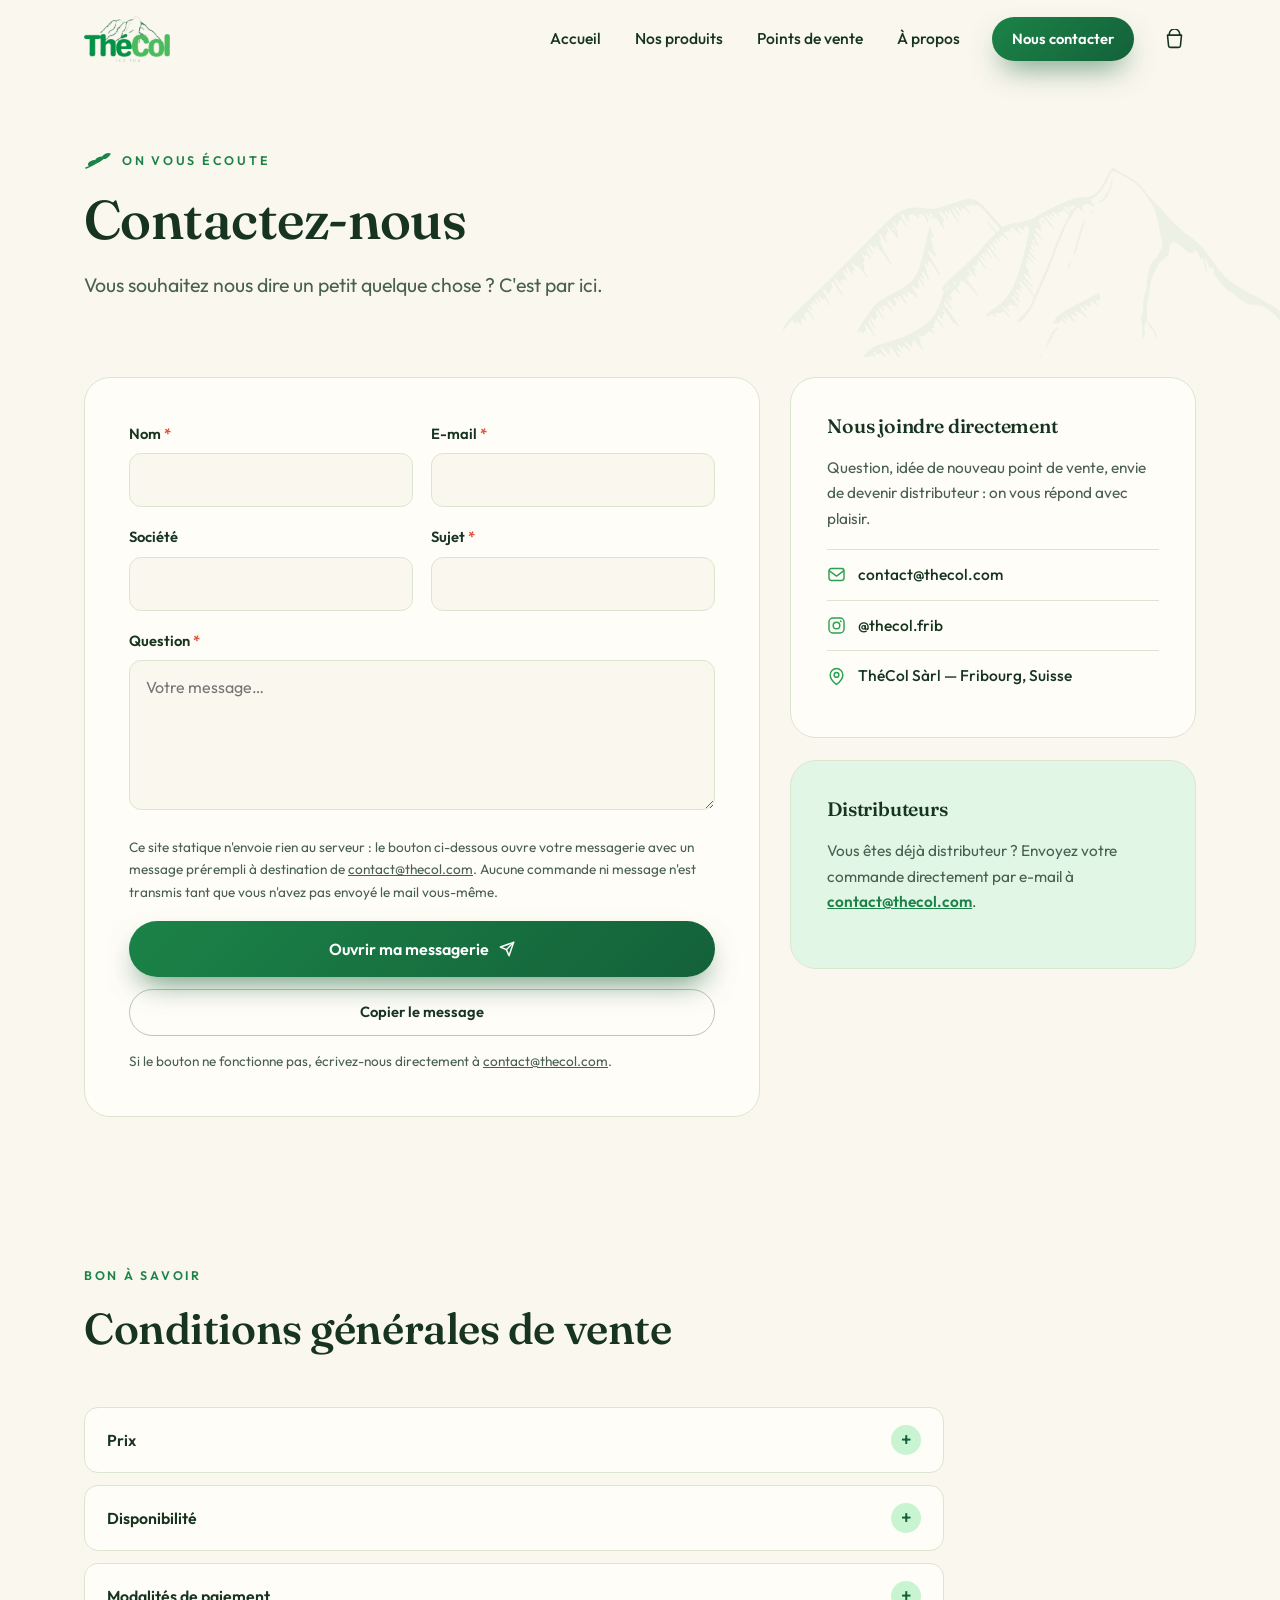
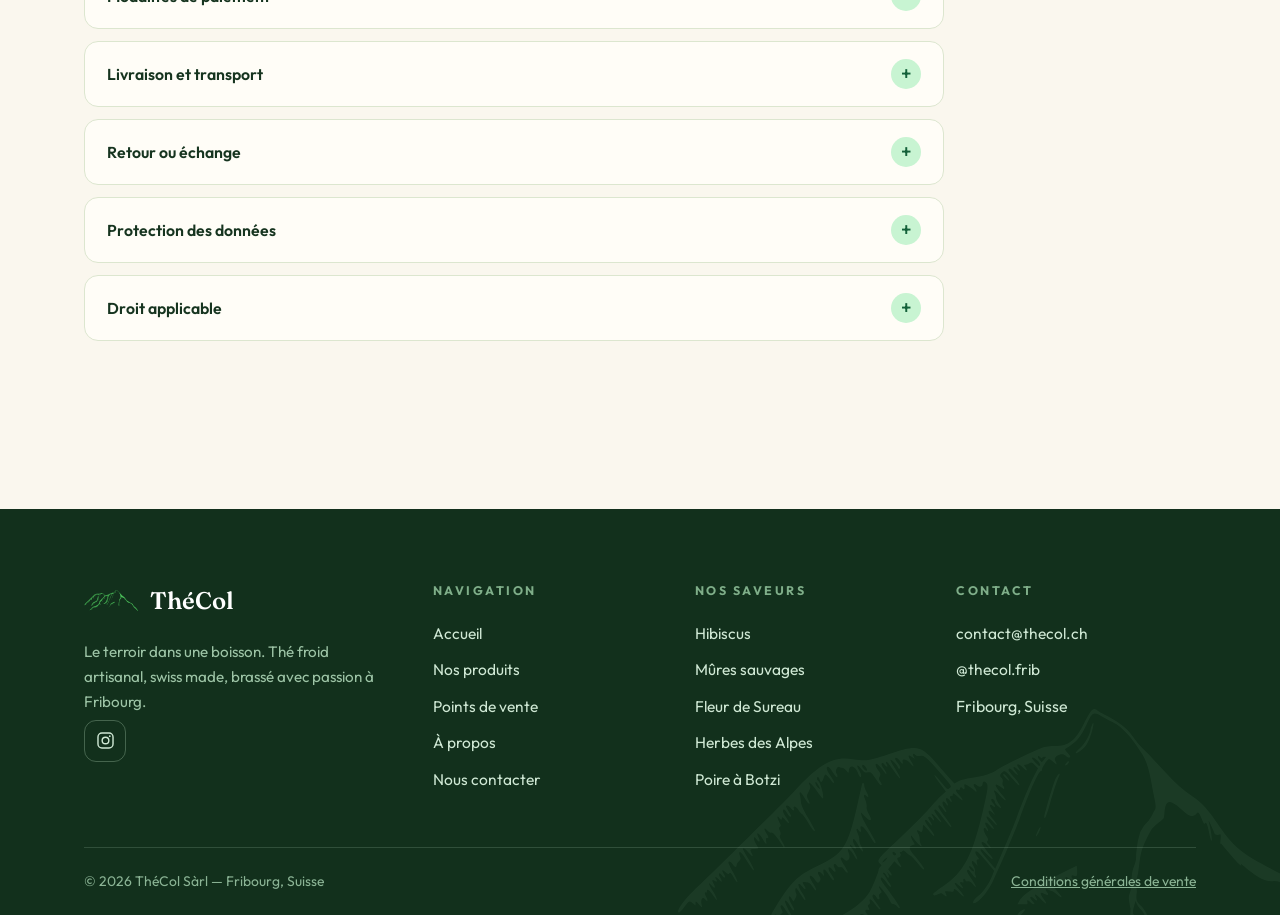
<file: contact.html>
<!DOCTYPE html>
<html lang="fr">
<head>
  <meta charset="UTF-8">
  <meta name="viewport" content="width=device-width, initial-scale=1.0">
  <title>Nous contacter — ThéCol</title>
  <meta name="description" content="Une question, une idée de point de vente, une commande distributeur ? Contactez l'équipe ThéCol à Fribourg — nous vous répondons avec plaisir.">
  <link rel="canonical" href="https://philippe-ong.github.io/thecol-site/contact.html">
  <meta property="og:type" content="website">
  <meta property="og:site_name" content="ThéCol">
  <meta property="og:title" content="Nous contacter — ThéCol">
  <meta property="og:description" content="Une question, une idée de point de vente, une commande distributeur ? Contactez l'équipe ThéCol à Fribourg — nous vous répondons avec plaisir.">
  <meta property="og:url" content="https://philippe-ong.github.io/thecol-site/contact.html">
  <meta property="og:image" content="https://philippe-ong.github.io/thecol-site/assets/web/photo-groupe.jpg">
  <meta name="twitter:card" content="summary_large_image">
  <meta name="twitter:title" content="Nous contacter — ThéCol">
  <meta name="twitter:description" content="Une question, une idée de point de vente, une commande distributeur ? Contactez l'équipe ThéCol à Fribourg — nous vous répondons avec plaisir.">
  <meta name="twitter:url" content="https://philippe-ong.github.io/thecol-site/contact.html">
  <meta name="twitter:image" content="https://philippe-ong.github.io/thecol-site/assets/web/photo-groupe.jpg">
  <link rel="icon" type="image/svg+xml" href="assets/web/montagne.svg">
  <link rel="icon" type="image/png" sizes="192x192" href="assets/web/icon-192.png">
  <link rel="apple-touch-icon" href="assets/web/icon-192.png">
  <link rel="stylesheet" href="css/style.css?v=8">
</head>
<body>

  <a class="skip-link" href="#main-content">Aller au contenu</a>

  <header class="site-header">
    <div class="wrap header-inner">
      <a class="brand" href="index.html" aria-label="ThéCol — accueil">
        <img src="assets/web/logo-header.png" alt="ThéCol">
      </a>
      <nav class="main-nav" aria-label="Navigation principale">
        <a href="index.html">Accueil</a>
        <a href="produits.html">Nos produits</a>
        <a href="points-de-vente.html">Points de vente</a>
        <a href="a-propos.html">À propos</a>
        <a href="contact.html" class="btn small" aria-current="page">Nous contacter</a>
      </nav>
      <div class="header-actions">
        <button class="cart-btn" aria-label="Ouvrir le panier">
          <svg width="21" height="21" viewBox="0 0 24 24" fill="none" stroke="currentColor" stroke-width="1.8" stroke-linecap="round" stroke-linejoin="round" aria-hidden="true"><path d="M6 7V6a6 6 0 0 1 12 0v1"/><path d="M4 7h16l-1.2 12.1a2 2 0 0 1-2 1.9H7.2a2 2 0 0 1-2-1.9L4 7Z"/></svg>
          <span class="cart-count" data-cart-count hidden>0</span>
        </button>
        <button class="nav-toggle" aria-label="Ouvrir le menu" aria-expanded="false">
          <span></span><span></span><span></span>
        </button>
      </div>
    </div>
  </header>

  <main id="main-content">
    <!-- ======================= En-tête de page ======================= -->
    <section class="page-hero">
      <div class="hero-mountain" aria-hidden="true"></div>
      <div class="wrap">
        <span class="overline">
          <svg width="28" height="18" viewBox="0 0 28 18" aria-hidden="true"><g fill="currentColor"><path d="M2 16C8 14 16 9 26 2" stroke="currentColor" stroke-width="1.5" fill="none" stroke-linecap="round"/><ellipse cx="8" cy="11" rx="4.5" ry="2.2" transform="rotate(-30 8 11)"/><ellipse cx="15" cy="7.5" rx="4.5" ry="2.2" transform="rotate(-30 15 7.5)"/><ellipse cx="22" cy="4" rx="4.5" ry="2.2" transform="rotate(-30 22 4)"/></g></svg>
          On vous écoute
        </span>
        <h1>Contactez-nous</h1>
        <p class="lead">Vous souhaitez nous dire un petit quelque chose&nbsp;? C'est par ici.</p>
      </div>
    </section>

    <!-- ======================= Formulaire ======================= -->
    <section class="section tight" style="padding-top: 20px;">
      <div class="wrap contact-grid">
        <form class="form-card reveal" id="contact-form">
          <div class="form-row">
            <div class="field">
              <label for="f-nom">Nom <span>*</span></label>
              <input type="text" id="f-nom" name="nom" required autocomplete="name" aria-describedby="contact-feedback">
            </div>
            <div class="field">
              <label for="f-email">E-mail <span>*</span></label>
              <input type="email" id="f-email" name="email" required autocomplete="email" aria-describedby="contact-feedback">
            </div>
          </div>
          <div class="form-row">
            <div class="field">
              <label for="f-societe">Société</label>
              <input type="text" id="f-societe" name="societe" autocomplete="organization">
            </div>
            <div class="field">
              <label for="f-sujet">Sujet <span>*</span></label>
              <input type="text" id="f-sujet" name="sujet" required aria-describedby="contact-feedback">
            </div>
          </div>
          <div class="field">
            <label for="f-question">Question <span>*</span></label>
            <textarea id="f-question" name="question" required placeholder="Votre message…" aria-describedby="contact-feedback"></textarea>
          </div>
          <p class="form-hint">Ce site statique n'envoie rien au serveur&nbsp;: le bouton ci-dessous ouvre votre messagerie avec un message prérempli à destination de <a href="mailto:contact@thecol.com">contact@thecol.com</a>. Aucune commande ni message n'est transmis tant que vous n'avez pas envoyé le mail vous-même.</p>
          <div class="buy-actions" data-contact-actions>
            <button type="submit" class="btn" data-contact-submit>Ouvrir ma messagerie
              <svg width="16" height="16" viewBox="0 0 24 24" fill="none" stroke="currentColor" stroke-width="2.2" stroke-linecap="round" stroke-linejoin="round" aria-hidden="true"><path d="m22 2-11 11"/><path d="M22 2 15 22l-4-9-9-4L22 2Z"/></svg>
            </button>
            <button type="button" id="contact-copy" class="btn ghost small">Copier le message</button>
          </div>
          <p id="contact-feedback" class="form-hint" role="status" aria-live="polite"></p>
          <p class="form-hint">Si le bouton ne fonctionne pas, écrivez-nous directement à <a href="mailto:contact@thecol.com">contact@thecol.com</a>.</p>
        </form>

        <div>
          <div class="aside-card reveal d1">
            <h3>Nous joindre directement</h3>
            <p>Question, idée de nouveau point de vente, envie de devenir distributeur&nbsp;: on vous répond avec plaisir.</p>
            <a class="contact-line" href="mailto:contact@thecol.com">
              <svg width="19" height="19" viewBox="0 0 24 24" fill="none" stroke="currentColor" stroke-width="1.8" stroke-linecap="round" aria-hidden="true"><rect x="2.5" y="4.5" width="19" height="15" rx="3"/><path d="m3 7.5 9 6.5 9-6.5"/></svg>
              contact@thecol.com
            </a>
            <a class="contact-line" href="https://www.instagram.com/thecol.frib/" target="_blank" rel="noopener">
              <svg width="19" height="19" viewBox="0 0 24 24" fill="none" stroke="currentColor" stroke-width="1.8" stroke-linecap="round" aria-hidden="true"><rect x="2.5" y="2.5" width="19" height="19" rx="5"/><circle cx="12" cy="12" r="4.2"/><circle cx="17.4" cy="6.6" r="1.1" fill="currentColor" stroke="none"/></svg>
              @thecol.frib
            </a>
            <span class="contact-line">
              <svg width="19" height="19" viewBox="0 0 24 24" fill="none" stroke="currentColor" stroke-width="1.8" stroke-linecap="round" stroke-linejoin="round" aria-hidden="true"><path d="M20 10c0 6-8 12-8 12s-8-6-8-12a8 8 0 0 1 16 0Z"/><circle cx="12" cy="10" r="3"/></svg>
              ThéCol Sàrl — Fribourg, Suisse
            </span>
          </div>

          <div class="aside-card reveal d2" style="background: var(--mint-soft);">
            <h3>Distributeurs</h3>
            <p>Vous êtes déjà distributeur&nbsp;? Envoyez votre commande directement par e-mail à <a href="mailto:contact@thecol.com" style="color:var(--green-700);font-weight:600;">contact@thecol.com</a>.</p>
          </div>
        </div>
      </div>
    </section>

    <!-- ======================= CGV ======================= -->
    <section class="section tight" id="cgv">
      <div class="wrap">
        <div class="section-head reveal">
          <span class="overline">Bon à savoir</span>
          <h2>Conditions générales de vente</h2>
        </div>
        <div class="cgv-list reveal">
          <details class="faq">
            <summary>Prix <span class="faq-plus">+</span></summary>
            <div class="faq-body"><p>Les prix indiqués sur ce site (page «&nbsp;Nos produits&nbsp;») sont affichés en francs suisses, montants nets, TVA incluse. Les prix pratiqués via notre boutique en ligne (Odoo) sont identiques et confirmés au moment du paiement.</p></div>
          </details>
          <details class="faq">
            <summary>Disponibilité <span class="faq-plus">+</span></summary>
            <div class="faq-body"><p>Notre engagement de livraison est nul en cas de défaillance ou de non-respect des délais de nos fournisseurs qui ne nous serait pas imputable.</p></div>
          </details>
          <details class="faq">
            <summary>Modalités de paiement <span class="faq-plus">+</span></summary>
            <div class="faq-body"><p><b>Achat en ligne (boutique Odoo)&nbsp;:</b> le paiement s'effectue directement sur notre boutique Odoo par carte bancaire (Visa, MasterCard) ou PayPal — c'est le seul parcours où un paiement en ligne est encaissé.<br><b>Demande par e-mail (depuis ce site)&nbsp;:</b> aucun paiement ni aucun envoi n'est effectué depuis ce site. Le formulaire de contact ouvre votre messagerie pour nous envoyer une demande à <a href="mailto:contact@thecol.com">contact@thecol.com</a>&nbsp;; nous vous confirmons ensuite disponibilité, frais et modalités de paiement par retour de mail. Odoo reste la référence pour le paiement.</p></div>
          </details>
          <details class="faq">
            <summary>Livraison et transport <span class="faq-plus">+</span></summary>
            <div class="faq-body"><p>Pour les achats conclus via notre boutique en ligne (Odoo)&nbsp;: envoi par la poste. Une livraison par nos soins est également proposée dans le canton de Fribourg et les cantons limitrophes (Vaud, Genève, Valais, Neuchâtel, Jura) lors de nos tournées de distribution, sous 30 jours au maximum.<br>Pour les demandes reçues par e-mail, la livraison et les délais sont confirmés ultérieurement par notre équipe.</p></div>
          </details>
          <details class="faq">
            <summary>Retour ou échange <span class="faq-plus">+</span></summary>
            <div class="faq-body"><p>Merci de vérifier votre commande à réception. Les articles endommagés lors du transport doivent nous être signalés rapidement, photographies à l'appui&nbsp;; nous remboursons les articles concernés.</p></div>
          </details>
          <details class="faq">
            <summary>Protection des données <span class="faq-plus">+</span></summary>
            <div class="faq-body"><p>Ce site statique ne collecte et ne transmet aucune donnée. Le formulaire de contact ouvre votre messagerie locale — le message que vous rédigez ne nous est envoyé qu'après l'envoi explicite du mail depuis votre messagerie. Vos informations restent confidentielles et sont traitées informatiquement dans le cadre de la gestion des commandes via notre boutique en ligne (Odoo) ou par échange d'e-mails.</p></div>
          </details>
          <details class="faq">
            <summary>Droit applicable <span class="faq-plus">+</span></summary>
            <div class="faq-body"><p>Le droit suisse est applicable&nbsp;; le for juridique est dans le canton de Fribourg.</p></div>
          </details>
        </div>
      </div>
    </section>
  </main>

  <footer class="site-footer">
    <div class="mountain" aria-hidden="true"></div>
    <div class="wrap">
      <div class="footer-grid">
        <div class="footer-brand">
          <div class="foot-logo"><span class="m" aria-hidden="true"></span><b>ThéCol</b></div>
          <p>Le terroir dans une boisson. Thé froid artisanal, swiss made, brassé avec passion à Fribourg.</p>
          <div class="social-row">
            <a href="https://www.instagram.com/thecol.frib/" target="_blank" rel="noopener" aria-label="Instagram">
              <svg width="19" height="19" viewBox="0 0 24 24" fill="none" stroke="currentColor" stroke-width="1.8" stroke-linecap="round" aria-hidden="true"><rect x="2.5" y="2.5" width="19" height="19" rx="5"/><circle cx="12" cy="12" r="4.2"/><circle cx="17.4" cy="6.6" r="1.1" fill="currentColor" stroke="none"/></svg>
            </a>
          </div>
        </div>
        <nav aria-label="Navigation du pied de page">
          <p class="footer-title">Navigation</p>
          <ul>
            <li><a href="index.html">Accueil</a></li>
            <li><a href="produits.html">Nos produits</a></li>
            <li><a href="points-de-vente.html">Points de vente</a></li>
            <li><a href="a-propos.html">À propos</a></li>
            <li><a href="contact.html">Nous contacter</a></li>
          </ul>
        </nav>
        <div>
          <p class="footer-title">Nos saveurs</p>
          <ul>
            <li><a href="produit-hibiscus.html">Hibiscus</a></li>
            <li><a href="produit-mures.html">Mûres sauvages</a></li>
            <li><a href="produit-sureau.html">Fleur de Sureau</a></li>
            <li><a href="produit-herbes.html">Herbes des Alpes</a></li>
            <li><a href="produit-poire.html">Poire à Botzi</a></li>
          </ul>
        </div>
        <div>
          <p class="footer-title">Contact</p>
          <ul>
            <li><a href="mailto:contact@thecol.ch">contact@thecol.ch</a></li>
            <li><a href="https://www.instagram.com/thecol.frib/" target="_blank" rel="noopener">@thecol.frib</a></li>
            <li>Fribourg, Suisse</li>
          </ul>
        </div>
      </div>
      <div class="footer-bottom">
        <span>© <span data-year>2026</span> ThéCol Sàrl — Fribourg, Suisse</span>
        <a href="contact.html#cgv">Conditions générales de vente</a>
      </div>
    </div>
  </footer>

  <script src="js/main.js?v=8"></script>
</body>
</html>
</file>
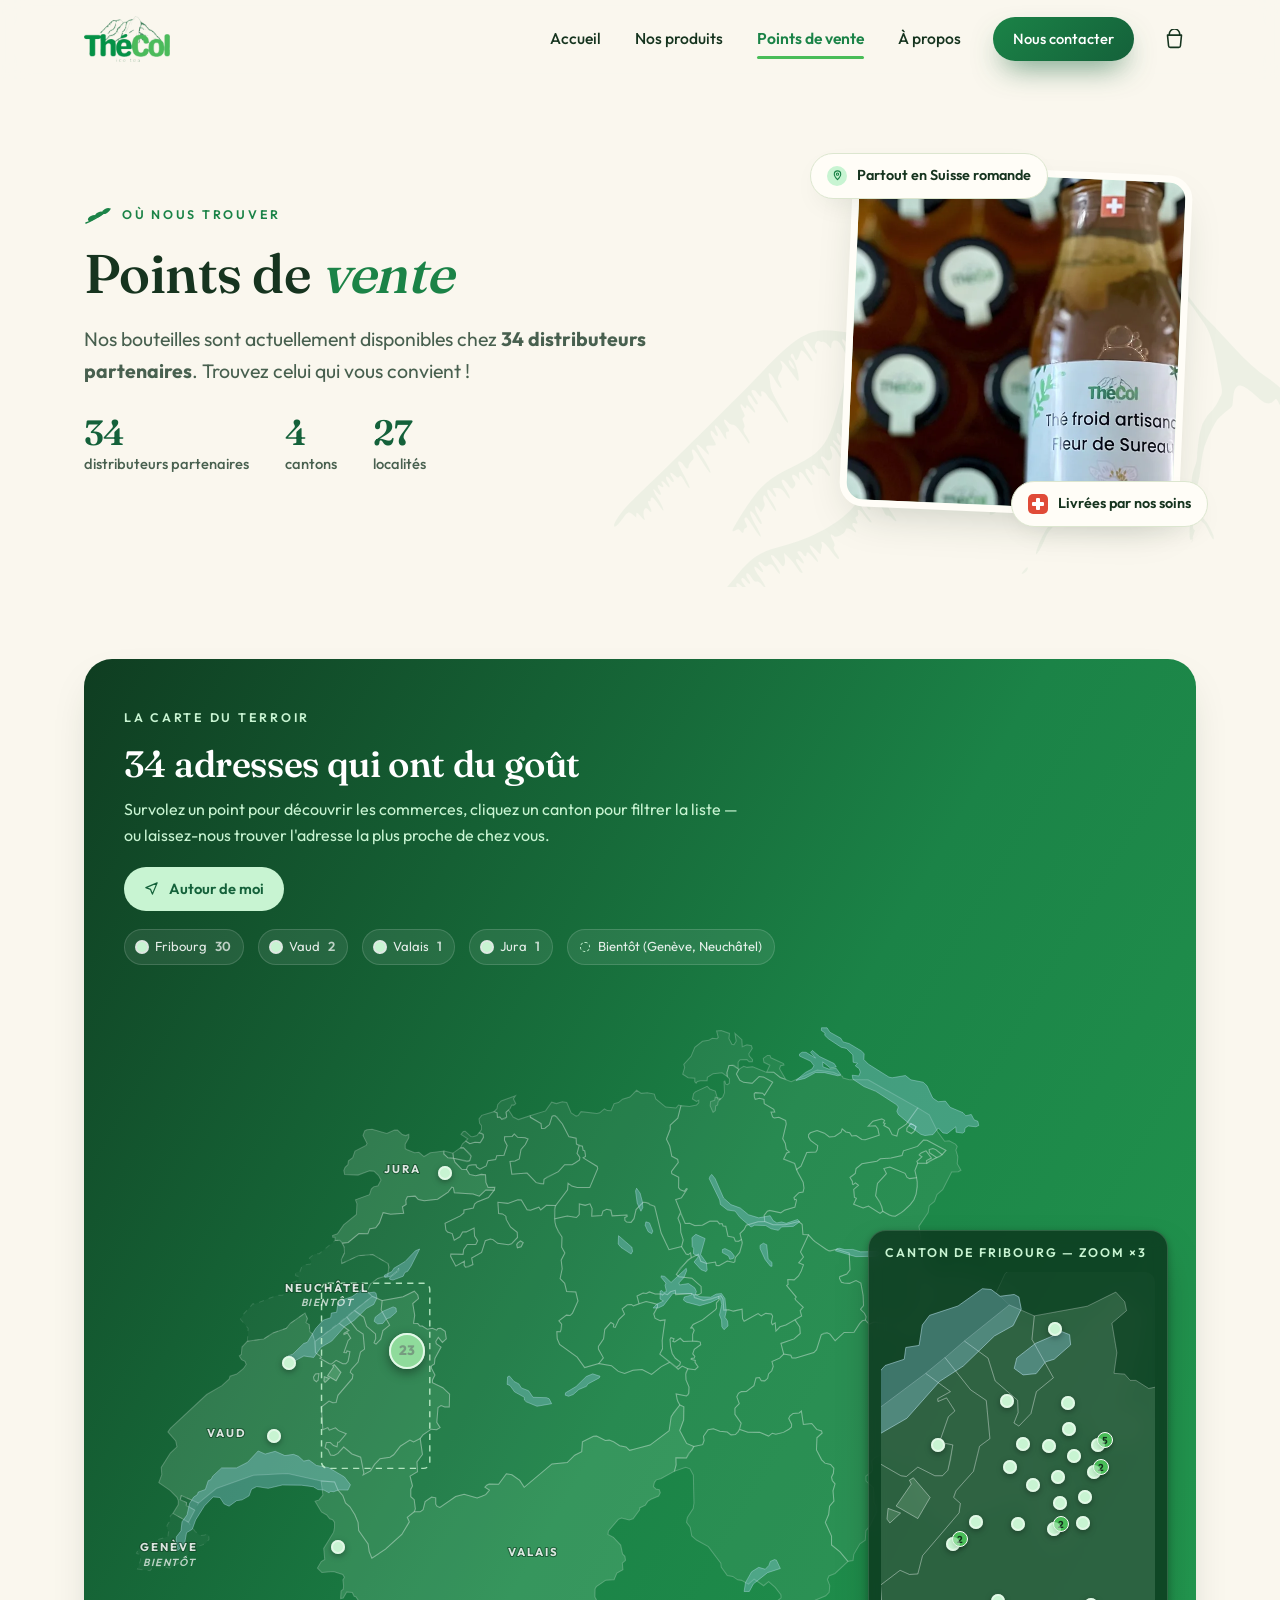
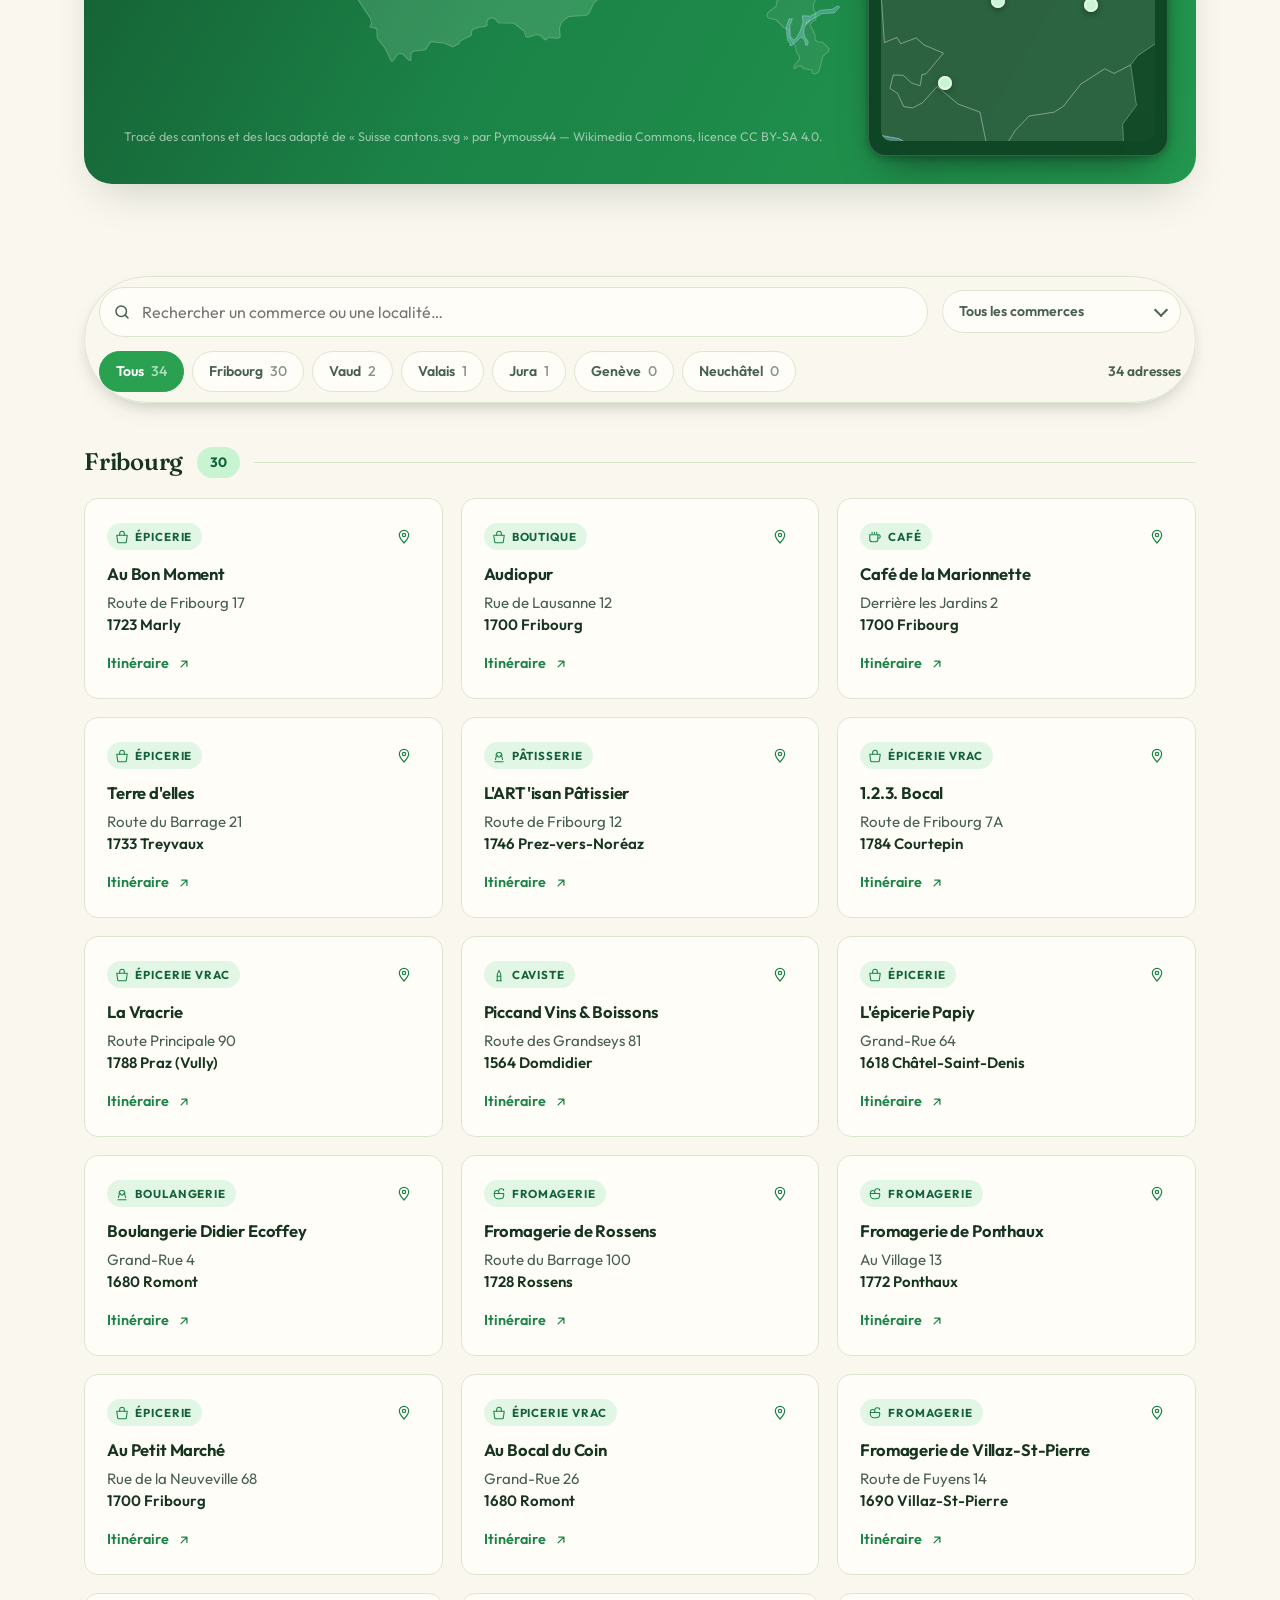
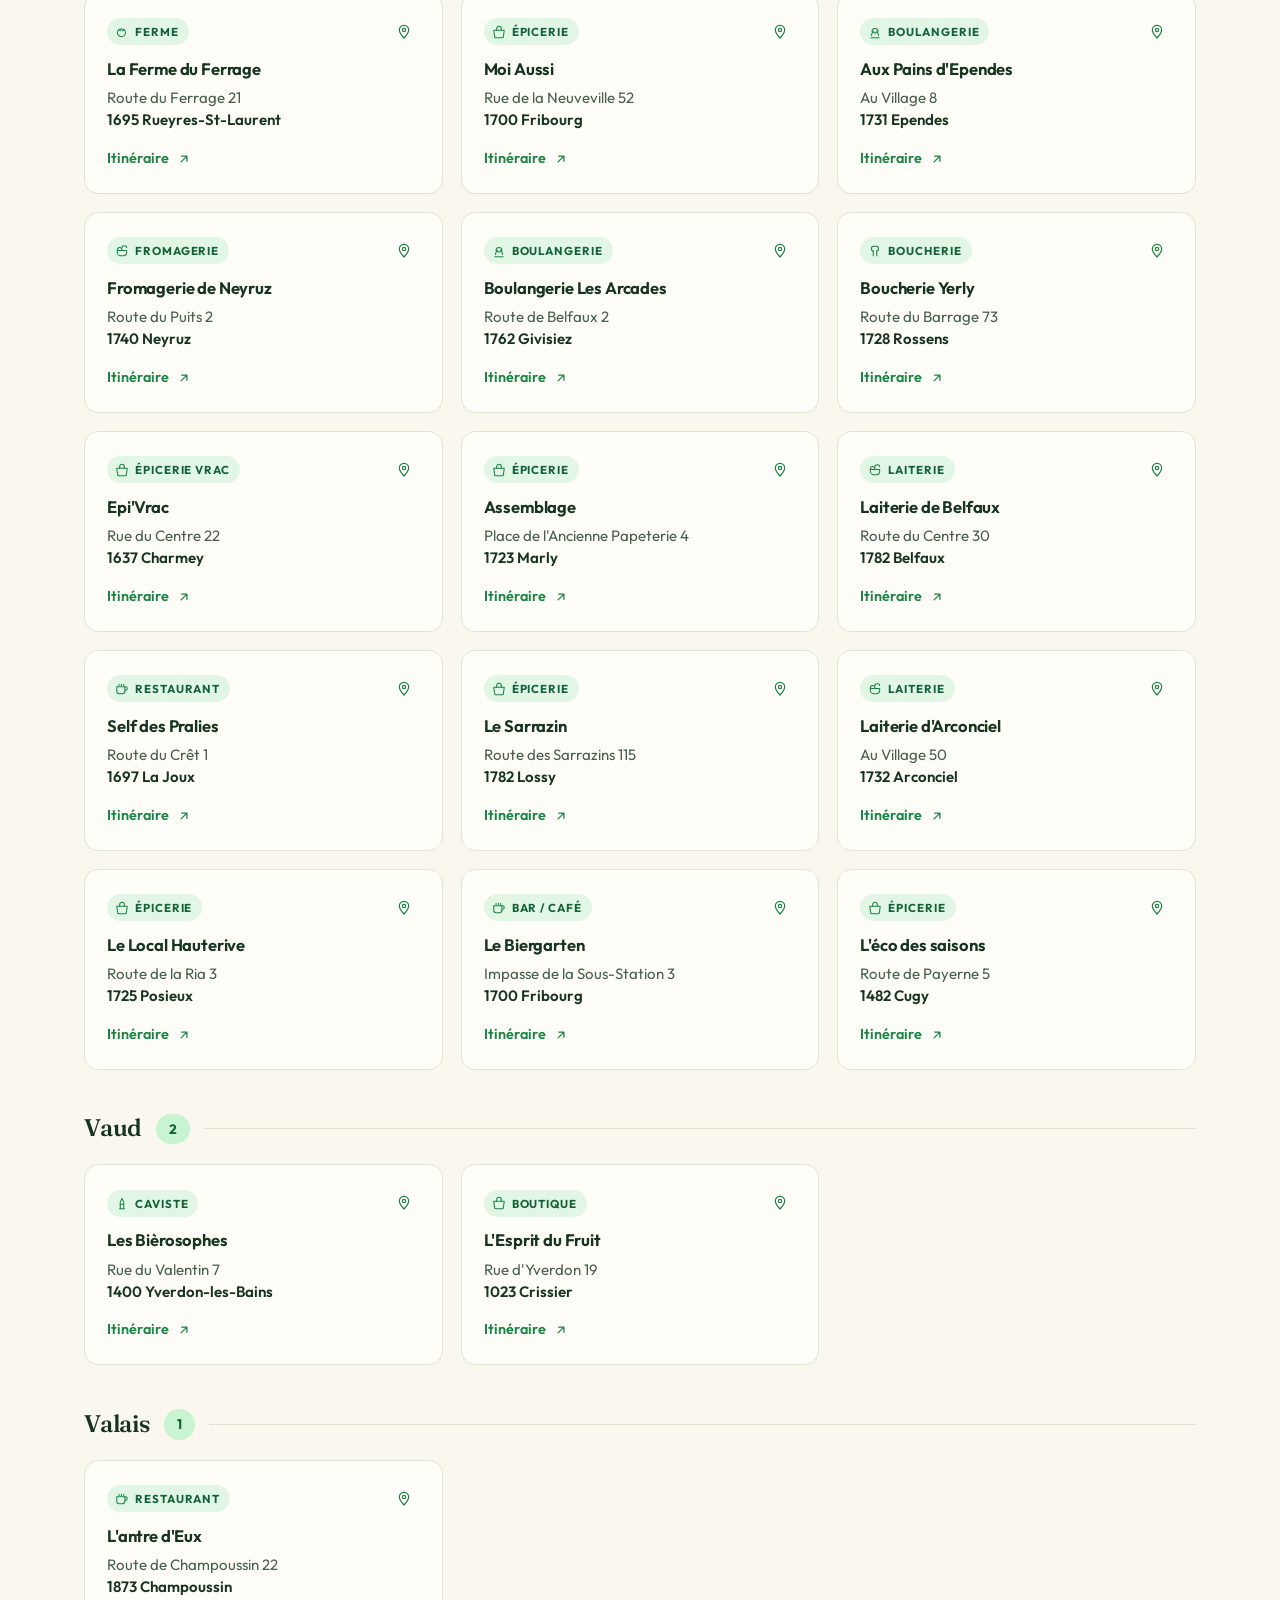
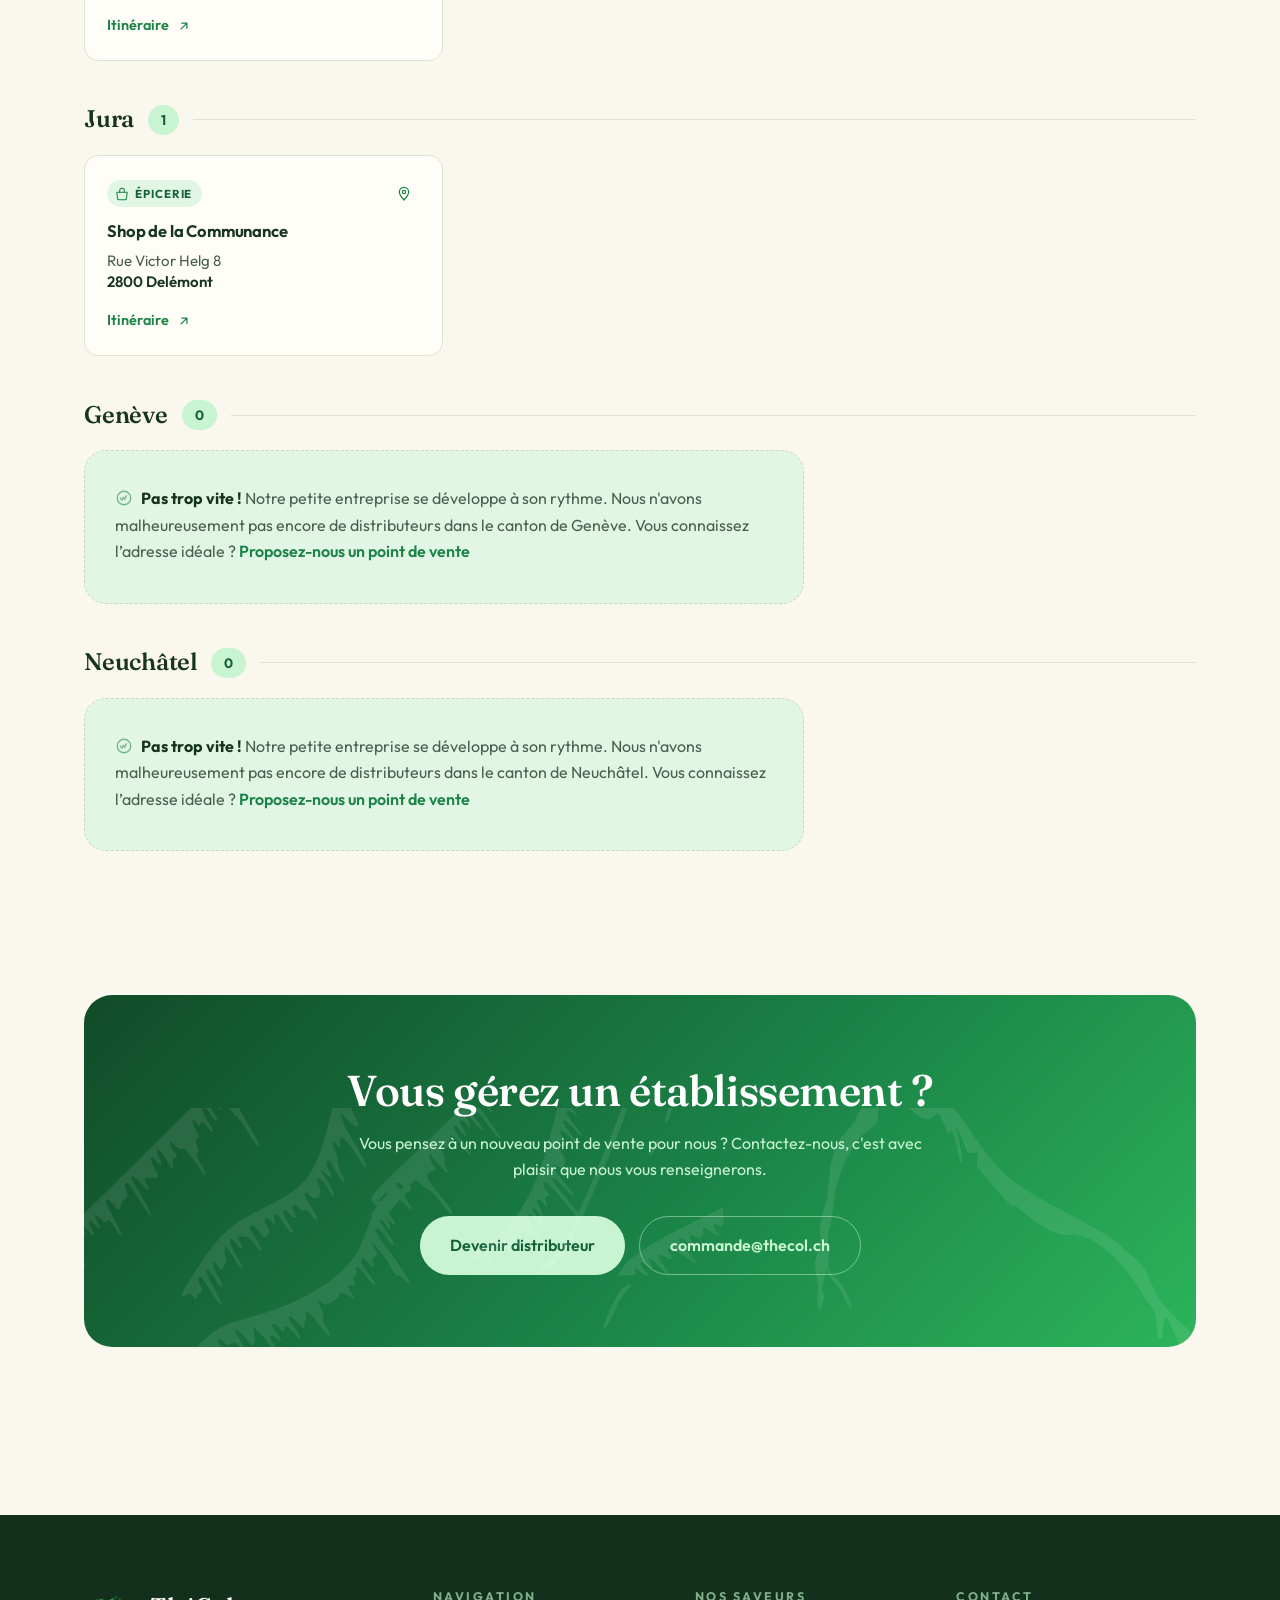
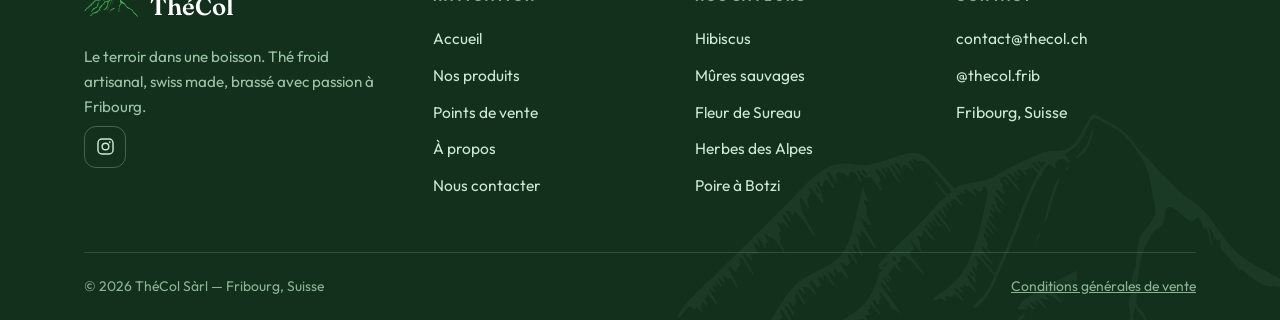
<file: points-de-vente.html>
<!DOCTYPE html>
<html lang="fr">
<head>
  <meta charset="UTF-8">
  <meta name="viewport" content="width=device-width, initial-scale=1.0">
  <title>Points de vente — ThéCol | Nos distributeurs en Suisse</title>
  <meta name="description" content="Trouvez du ThéCol près de chez vous : nos distributeurs à Fribourg, Vaud, Valais et Jura — épiceries, fromageries, boulangeries et cafés partenaires.">
  <link rel="canonical" href="https://philippe-ong.github.io/thecol-site/points-de-vente.html">
  <meta property="og:type" content="website">
  <meta property="og:site_name" content="ThéCol">
  <meta property="og:title" content="Points de vente — ThéCol | Nos distributeurs en Suisse">
  <meta property="og:description" content="Trouvez du ThéCol près de chez vous : nos distributeurs à Fribourg, Vaud, Valais et Jura — épiceries, fromageries, boulangeries et cafés partenaires.">
  <meta property="og:url" content="https://philippe-ong.github.io/thecol-site/points-de-vente.html">
  <meta property="og:image" content="https://philippe-ong.github.io/thecol-site/assets/web/photo-groupe.jpg">
  <meta name="twitter:card" content="summary_large_image">
  <meta name="twitter:title" content="Points de vente — ThéCol | Nos distributeurs en Suisse">
  <meta name="twitter:description" content="Trouvez du ThéCol près de chez vous : nos distributeurs à Fribourg, Vaud, Valais et Jura — épiceries, fromageries, boulangeries et cafés partenaires.">
  <meta name="twitter:url" content="https://philippe-ong.github.io/thecol-site/points-de-vente.html">
  <meta name="twitter:image" content="https://philippe-ong.github.io/thecol-site/assets/web/photo-groupe.jpg">
  <link rel="icon" type="image/svg+xml" href="assets/web/montagne.svg">
  <link rel="icon" type="image/png" sizes="192x192" href="assets/web/icon-192.png">
  <link rel="apple-touch-icon" href="assets/web/icon-192.png">
  <link rel="stylesheet" href="css/style.css?v=8">
</head>
<body>

  <a class="skip-link" href="#main-content">Aller au contenu</a>

  <header class="site-header">
    <div class="wrap header-inner">
      <a class="brand" href="index.html" aria-label="ThéCol — accueil">
        <img src="assets/web/logo-header.png" alt="ThéCol">
      </a>
      <nav class="main-nav" aria-label="Navigation principale">
        <a href="index.html">Accueil</a>
        <a href="produits.html">Nos produits</a>
        <a href="points-de-vente.html" class="active" aria-current="page">Points de vente</a>
        <a href="a-propos.html">À propos</a>
        <a href="contact.html" class="btn small">Nous contacter</a>
      </nav>
      <div class="header-actions">
        <button class="cart-btn" aria-label="Ouvrir le panier">
          <svg width="21" height="21" viewBox="0 0 24 24" fill="none" stroke="currentColor" stroke-width="1.8" stroke-linecap="round" stroke-linejoin="round" aria-hidden="true"><path d="M6 7V6a6 6 0 0 1 12 0v1"/><path d="M4 7h16l-1.2 12.1a2 2 0 0 1-2 1.9H7.2a2 2 0 0 1-2-1.9L4 7Z"/></svg>
          <span class="cart-count" data-cart-count hidden>0</span>
        </button>
        <button class="nav-toggle" aria-label="Ouvrir le menu" aria-expanded="false">
          <span></span><span></span><span></span>
        </button>
      </div>
    </div>
  </header>

  <main id="main-content">
    <!-- ======================= En-tête de page ======================= -->
    <section class="page-hero pos-hero">
      <div class="hero-mountain" aria-hidden="true"></div>
      <div class="wrap pos-hero-grid">
        <div class="pos-hero-text">
          <span class="overline">
            <svg width="28" height="18" viewBox="0 0 28 18" aria-hidden="true"><g fill="currentColor"><path d="M2 16C8 14 16 9 26 2" stroke="currentColor" stroke-width="1.5" fill="none" stroke-linecap="round"/><ellipse cx="8" cy="11" rx="4.5" ry="2.2" transform="rotate(-30 8 11)"/><ellipse cx="15" cy="7.5" rx="4.5" ry="2.2" transform="rotate(-30 15 7.5)"/><ellipse cx="22" cy="4" rx="4.5" ry="2.2" transform="rotate(-30 22 4)"/></g></svg>
            Où nous trouver
          </span>
          <h1>Points de <em style="color:var(--green-700)">vente</em></h1>
          <p class="lead">Nos bouteilles sont actuellement disponibles chez <b><span id="pos-total" data-pos-count>34</span> distributeurs partenaires</b>. Trouvez celui qui vous convient&nbsp;!</p>
          <div class="pos-stats" aria-label="Aperçu du réseau">
            <div class="pos-stat"><b data-countup>34</b><span>distributeurs partenaires</span></div>
            <div class="pos-stat"><b data-countup>4</b><span>cantons</span></div>
            <div class="pos-stat"><b data-countup>27</b><span>localités</span></div>
          </div>
        </div>
        <div class="pos-hero-art">
          <figure class="pos-hero-photo">
            <picture>
              <source srcset="assets/web/photo-caisse-600.webp 600w, assets/web/photo-caisse-1100.webp 1100w" sizes="(max-width: 900px) 0px, 360px" type="image/webp">
              <img src="assets/web/photo-caisse.jpg" alt="Bouteilles de thé froid ThéCol en caisse, prêtes à être livrées chez nos distributeurs" width="600" height="784" fetchpriority="high">
            </picture>
          </figure>
          <span class="hero-chip pc1">
            <span class="leaf-dot" aria-hidden="true"><svg width="11" height="11" viewBox="0 0 24 24" fill="none" stroke="currentColor" stroke-width="2.4" stroke-linecap="round" stroke-linejoin="round"><path d="M12 21s-7-7.5-7-12a7 7 0 0 1 14 0c0 4.5-7 12-7 12Z"/><circle cx="12" cy="9" r="2.5"/></svg></span>
            Partout en Suisse romande
          </span>
          <span class="hero-chip pc2"><span class="swiss-cross" aria-hidden="true"></span>Livrées par nos soins</span>
        </div>
      </div>
    </section>

    <!-- ======================= Carte ======================= -->
    <section class="section tight pos-map-section">
      <div class="wrap">
        <div class="map-band reveal">
          <div class="map-band-bg" aria-hidden="true"></div>
          <div class="map-head">
            <span class="map-kicker">La carte du terroir</span>
            <h2><span data-pos-count>34</span> adresses qui ont du goût</h2>
            <p class="map-sub">Survolez un point pour découvrir les commerces, cliquez un canton pour filtrer la liste — ou laissez-nous trouver l'adresse la plus proche de chez vous.</p>
            <div class="map-legend" id="map-legend" aria-label="Légende de la carte et filtres par canton"></div>
          </div>
          <div class="map-stage" id="pos-map">
            <noscript>
              <p style="color:#fff;padding:20px;text-align:center;">La carte interactive nécessite JavaScript. La liste des points de vente, la recherche et les filtres aussi — écrivez-nous à commande@thecol.ch et nous vous indiquerons le distributeur le plus proche.</p>
            </noscript>
          </div>
          <aside class="map-inset" id="pos-inset" aria-label="Zoom sur le canton de Fribourg">
            <p class="inset-caption">Canton de Fribourg <span aria-hidden="true">— zoom ×3</span></p>
            <div class="map-stage inset-stage" id="pos-inset-map"></div>
          </aside>
          <p class="map-credit">Tracé des cantons et des lacs adapté de « Suisse cantons.svg » par Pymouss44 — Wikimedia Commons, licence CC BY-SA 4.0.</p>
        </div>
      </div>
    </section>

    <!-- ======================= Liste ======================= -->
    <section class="section tight" style="padding-top: 20px;">
      <div class="wrap">
        <div class="pos-toolbar reveal">
          <div class="pos-search">
            <svg width="18" height="18" viewBox="0 0 24 24" fill="none" stroke="currentColor" stroke-width="2" stroke-linecap="round" aria-hidden="true"><circle cx="11" cy="11" r="7"/><path d="m20 20-3.5-3.5"/></svg>
            <input type="search" id="pos-search" placeholder="Rechercher un commerce ou une localité…" aria-label="Rechercher un point de vente">
          </div>
          <label class="pos-type-filter" for="pos-type">
            <span class="visually-hidden">Filtrer par type de commerce</span>
            <select id="pos-type">
              <option value="tous">Tous les commerces</option>
            </select>
          </label>
          <div class="chip-row" id="pos-chips" role="group" aria-label="Filtrer par canton"></div>
          <span class="pos-count" id="pos-count" aria-live="off"></span>
        </div>

        <div id="pos-root"></div>
      </div>
    </section>

    <!-- ======================= CTA distributeur ======================= -->
    <section class="section tight">
      <div class="wrap">
        <div class="cta-band reveal">
          <div class="mountain" aria-hidden="true"></div>
          <h2>Vous gérez un établissement&nbsp;?</h2>
          <p>Vous pensez à un nouveau point de vente pour nous&nbsp;? Contactez-nous, c'est avec plaisir que nous vous renseignerons.</p>
          <div class="hero-actions">
            <a class="btn light" href="contact.html">Devenir distributeur</a>
            <a class="btn ghost-light" href="mailto:commande@thecol.ch">commande@thecol.ch</a>
          </div>
        </div>
      </div>
    </section>
  </main>

  <footer class="site-footer">
    <div class="mountain" aria-hidden="true"></div>
    <div class="wrap">
      <div class="footer-grid">
        <div class="footer-brand">
          <div class="foot-logo"><span class="m" aria-hidden="true"></span><b>ThéCol</b></div>
          <p>Le terroir dans une boisson. Thé froid artisanal, swiss made, brassé avec passion à Fribourg.</p>
          <div class="social-row">
            <a href="https://www.instagram.com/thecol.frib/" target="_blank" rel="noopener" aria-label="Instagram">
              <svg width="19" height="19" viewBox="0 0 24 24" fill="none" stroke="currentColor" stroke-width="1.8" stroke-linecap="round" aria-hidden="true"><rect x="2.5" y="2.5" width="19" height="19" rx="5"/><circle cx="12" cy="12" r="4.2"/><circle cx="17.4" cy="6.6" r="1.1" fill="currentColor" stroke="none"/></svg>
            </a>
          </div>
        </div>
        <nav aria-label="Navigation du pied de page">
          <p class="footer-title">Navigation</p>
          <ul>
            <li><a href="index.html">Accueil</a></li>
            <li><a href="produits.html">Nos produits</a></li>
            <li><a href="points-de-vente.html">Points de vente</a></li>
            <li><a href="a-propos.html">À propos</a></li>
            <li><a href="contact.html">Nous contacter</a></li>
          </ul>
        </nav>
        <div>
          <p class="footer-title">Nos saveurs</p>
          <ul>
            <li><a href="produit-hibiscus.html">Hibiscus</a></li>
            <li><a href="produit-mures.html">Mûres sauvages</a></li>
            <li><a href="produit-sureau.html">Fleur de Sureau</a></li>
            <li><a href="produit-herbes.html">Herbes des Alpes</a></li>
            <li><a href="produit-poire.html">Poire à Botzi</a></li>
          </ul>
        </div>
        <div>
          <p class="footer-title">Contact</p>
          <ul>
            <li><a href="mailto:contact@thecol.ch">contact@thecol.ch</a></li>
            <li><a href="https://www.instagram.com/thecol.frib/" target="_blank" rel="noopener">@thecol.frib</a></li>
            <li>Fribourg, Suisse</li>
          </ul>
        </div>
      </div>
      <div class="footer-bottom">
        <span>© <span data-year>2026</span> ThéCol Sàrl — Fribourg, Suisse</span>
        <a href="contact.html#cgv">Conditions générales de vente</a>
      </div>
    </div>
  </footer>

  <script src="js/map-suisse.js?v=2"></script>
  <script src="js/main.js?v=8"></script>
</body>
</html>
</file>
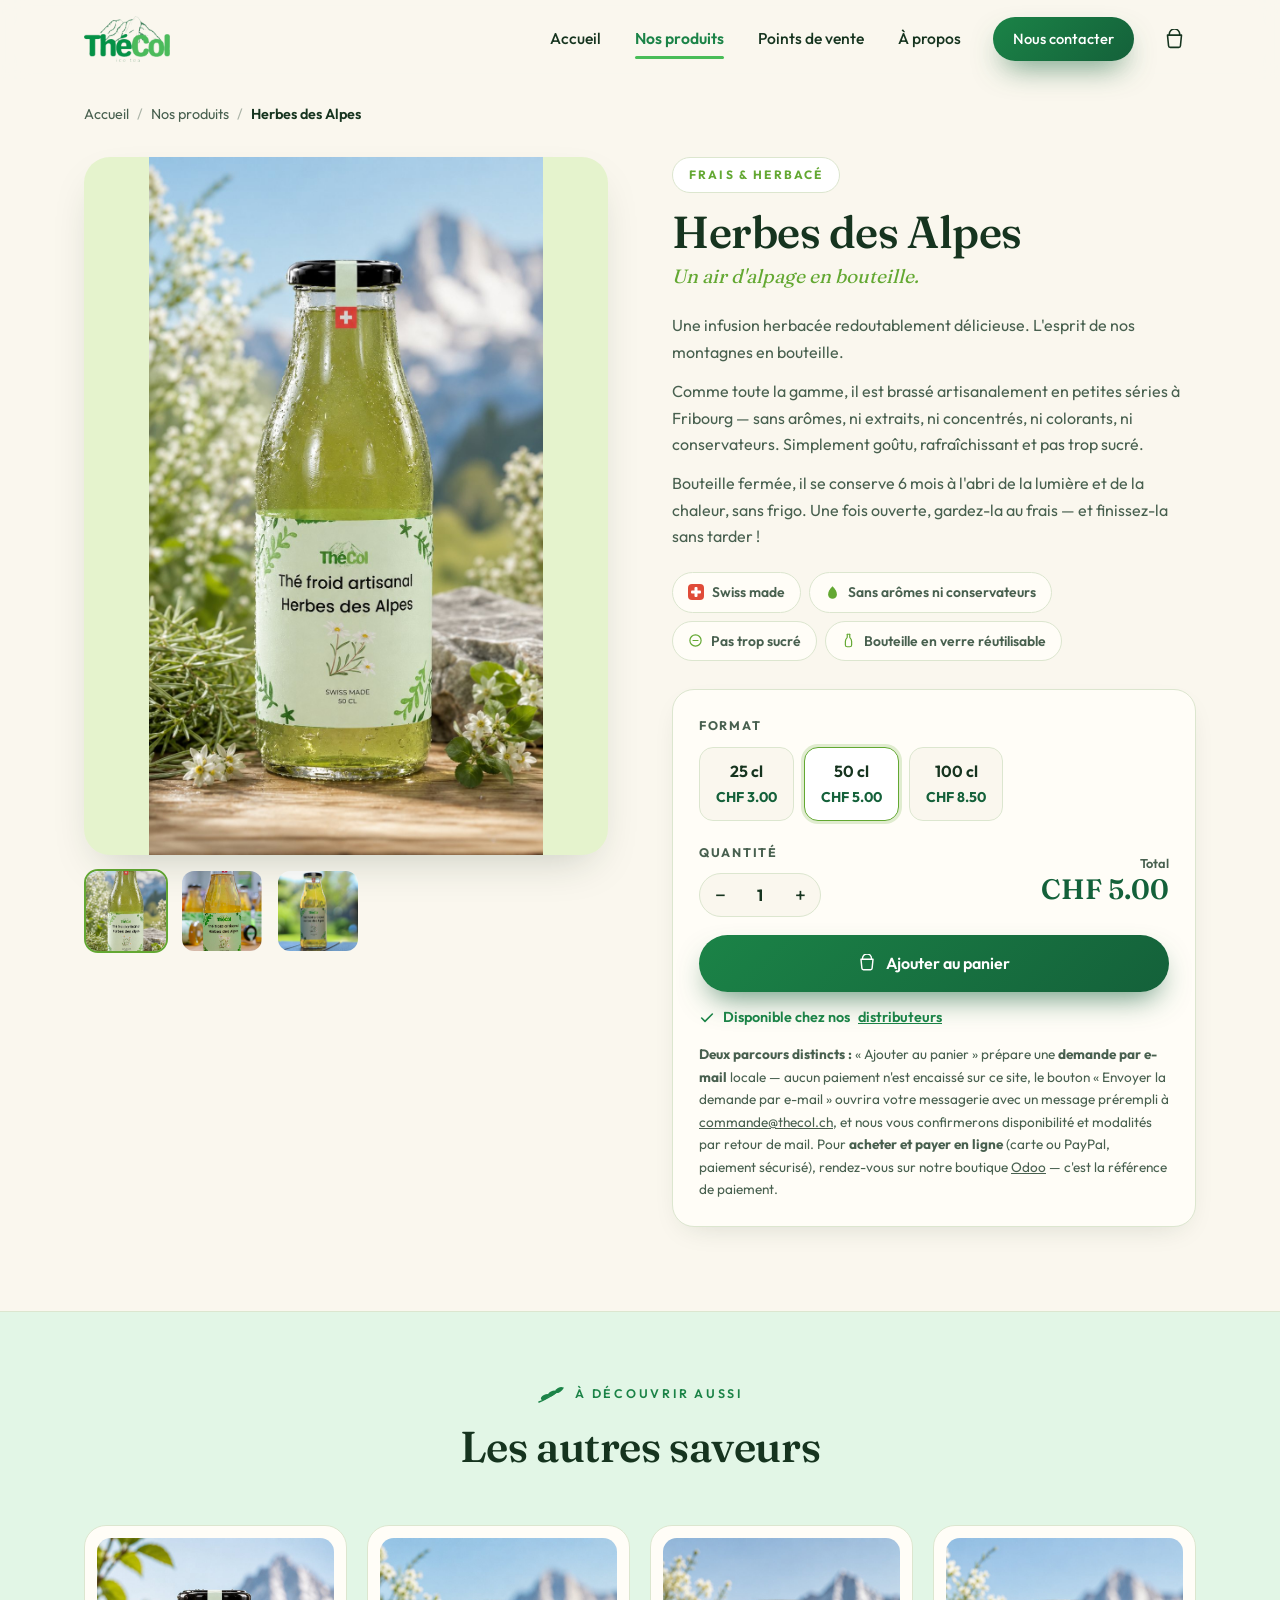
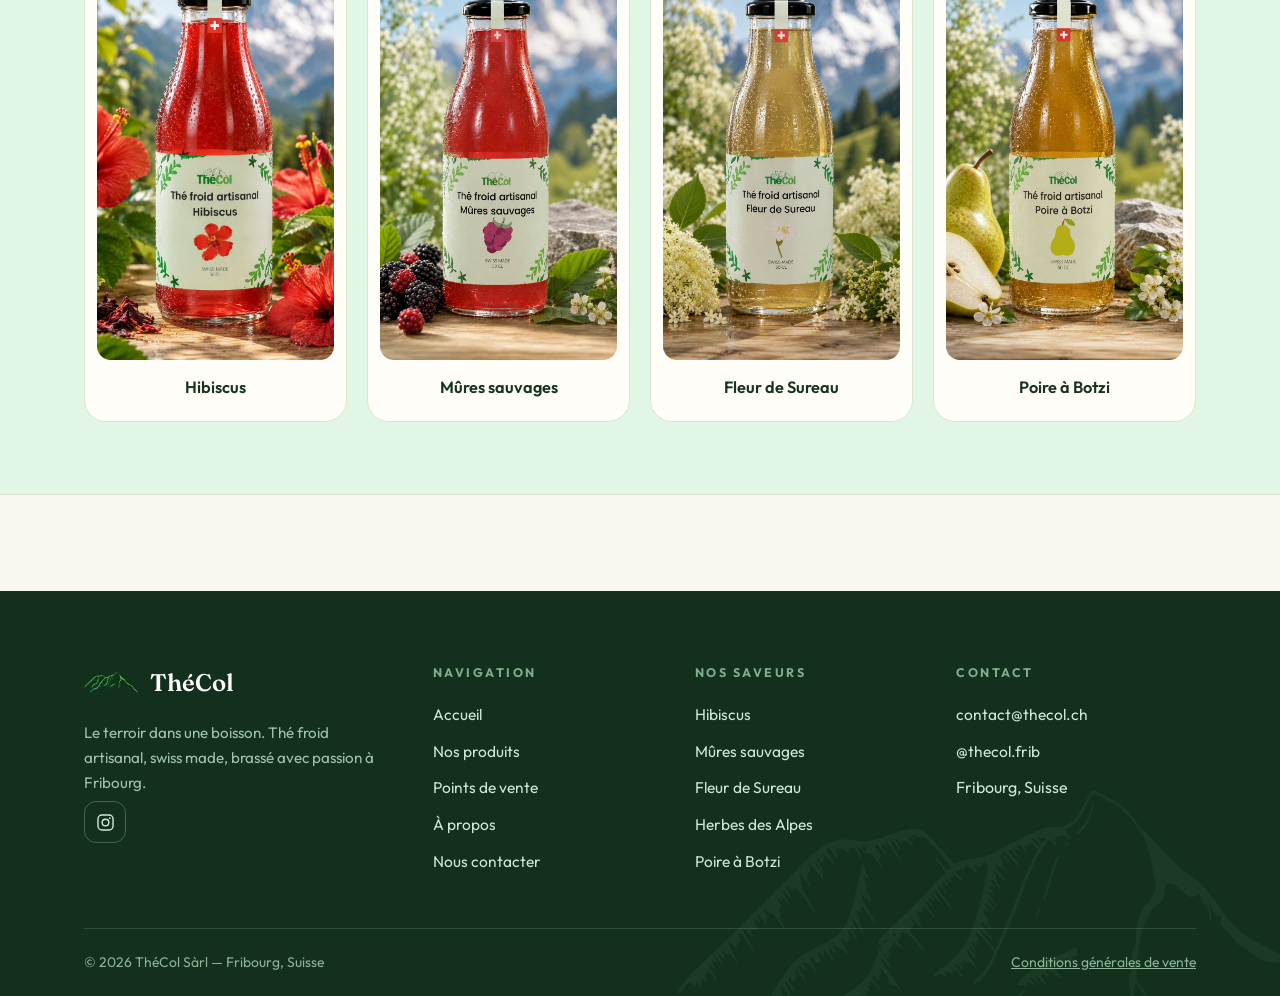
<file: produit-herbes.html>
<!DOCTYPE html>
<html lang="fr">
<head>
  <meta charset="UTF-8">
  <meta name="viewport" content="width=device-width, initial-scale=1.0">
  <title>Herbes des Alpes — Thé froid artisanal | ThéCol</title>
  <meta name="description" content="ThéCol Herbes des Alpes : une infusion herbacée redoutablement délicieuse, l'esprit de nos montagnes en bouteille. Thé froid artisanal suisse brassé à Fribourg, sans arômes ni conservateurs. 25, 50 et 100 cl.">
  <link rel="canonical" href="https://philippe-ong.github.io/thecol-site/produit-herbes.html">
  <meta property="og:type" content="product">
  <meta property="og:site_name" content="ThéCol">
  <meta property="og:title" content="Herbes des Alpes — Thé froid artisanal | ThéCol">
  <meta property="og:description" content="ThéCol Herbes des Alpes : une infusion herbacée redoutablement délicieuse, l'esprit de nos montagnes en bouteille. Thé froid artisanal suisse brassé à Fribourg, sans arômes ni conservateurs. 25, 50 et 100 cl.">
  <meta property="og:url" content="https://philippe-ong.github.io/thecol-site/produit-herbes.html">
  <meta property="og:image" content="https://philippe-ong.github.io/thecol-site/assets/web/produit-herbes.jpg">
  <meta name="twitter:card" content="summary_large_image">
  <meta name="twitter:title" content="Herbes des Alpes — Thé froid artisanal | ThéCol">
  <meta name="twitter:description" content="ThéCol Herbes des Alpes : une infusion herbacée redoutablement délicieuse, l'esprit de nos montagnes en bouteille. Thé froid artisanal suisse brassé à Fribourg, sans arômes ni conservateurs. 25, 50 et 100 cl.">
  <meta name="twitter:url" content="https://philippe-ong.github.io/thecol-site/produit-herbes.html">
  <meta name="twitter:image" content="https://philippe-ong.github.io/thecol-site/assets/web/produit-herbes.jpg">
  <link rel="icon" type="image/svg+xml" href="assets/web/montagne.svg">
  <link rel="icon" type="image/png" sizes="192x192" href="assets/web/icon-192.png">
  <link rel="apple-touch-icon" href="assets/web/icon-192.png">
  <link rel="stylesheet" href="css/style.css?v=8">
  <script type="application/ld+json">
  {
    "@context": "https://schema.org",
    "@type": "Product",
    "name": "ThéCol Herbes des Alpes",
    "description": "Une infusion herbacée redoutablement délicieuse. L'esprit de nos montagnes en bouteille. Thé froid brassé artisanalement en petites séries à Fribourg, sans arômes, ni extraits, ni concentrés, ni colorants, ni conservateurs.",
    "image": "https://philippe-ong.github.io/thecol-site/assets/web/produit-herbes-480.webp",
    "brand": { "@type": "Brand", "name": "ThéCol" },
    "offers": [
      { "@type": "Offer", "sku": "thecol-herbes-25", "price": "3.00", "priceCurrency": "CHF", "name": "Herbes des Alpes 25 cl" },
      { "@type": "Offer", "sku": "thecol-herbes-50", "price": "5.00", "priceCurrency": "CHF", "name": "Herbes des Alpes 50 cl" },
      { "@type": "Offer", "sku": "thecol-herbes-100", "price": "8.50", "priceCurrency": "CHF", "name": "Herbes des Alpes 100 cl" }
    ]
  }
  </script>
  <script type="application/ld+json">
  {
    "@context": "https://schema.org",
    "@type": "BreadcrumbList",
    "itemListElement": [
      { "@type": "ListItem", "position": 1, "name": "Accueil", "item": "https://philippe-ong.github.io/thecol-site/" },
      { "@type": "ListItem", "position": 2, "name": "Nos produits", "item": "https://philippe-ong.github.io/thecol-site/produits.html" },
      { "@type": "ListItem", "position": 3, "name": "Herbes des Alpes", "item": "https://philippe-ong.github.io/thecol-site/produit-herbes.html" }
    ]
  }
  </script>
</head>
<body>

  <a class="skip-link" href="#main-content">Aller au contenu</a>

  <header class="site-header">
    <div class="wrap header-inner">
      <a class="brand" href="index.html" aria-label="ThéCol — accueil">
        <img src="assets/web/logo-header.png" alt="ThéCol">
      </a>
      <nav class="main-nav" aria-label="Navigation principale">
        <a href="index.html">Accueil</a>
        <a href="produits.html" class="active" aria-current="page">Nos produits</a>
        <a href="points-de-vente.html">Points de vente</a>
        <a href="a-propos.html">À propos</a>
        <a href="contact.html" class="btn small">Nous contacter</a>
      </nav>
      <div class="header-actions">
        <button class="cart-btn" aria-label="Ouvrir le panier">
          <svg width="21" height="21" viewBox="0 0 24 24" fill="none" stroke="currentColor" stroke-width="1.8" stroke-linecap="round" stroke-linejoin="round" aria-hidden="true"><path d="M6 7V6a6 6 0 0 1 12 0v1"/><path d="M4 7h16l-1.2 12.1a2 2 0 0 1-2 1.9H7.2a2 2 0 0 1-2-1.9L4 7Z"/></svg>
          <span class="cart-count" data-cart-count hidden>0</span>
        </button>
        <button class="nav-toggle" aria-label="Ouvrir le menu" aria-expanded="false">
          <span></span><span></span><span></span>
        </button>
      </div>
    </div>
  </header>

  <main id="main-content" class="pd herbes" data-product="herbes">
    <div class="wrap">
      <nav class="breadcrumb" aria-label="Fil d'Ariane">
        <a href="index.html">Accueil</a><span class="sep">/</span>
        <a href="produits.html">Nos produits</a><span class="sep">/</span>
        <span class="here">Herbes des Alpes</span>
      </nav>

      <div class="pd-grid">
        <!-- Galerie -->
        <div class="pd-gallery reveal">
          <div class="pd-main">
            <img id="pd-main-img" src="assets/web/produit-herbes.jpg" alt="Bouteille ThéCol Herbes des Alpes 50 cl">
          </div>
          <div class="pd-thumbs">
            <button class="pd-thumb active" type="button" aria-label="Voir la photo : Bouteille ThéCol Herbes des Alpes 50 cl"><img src="assets/web/produit-herbes.jpg" alt="Bouteille ThéCol Herbes des Alpes 50 cl" loading="lazy"></button>
            <button class="pd-thumb" type="button" aria-label="Voir la photo : ThéCol Herbes des Alpes 50 cl"><img src="assets/web/photo-herbes-50.jpg" alt="ThéCol Herbes des Alpes 50 cl" loading="lazy"></button>
            <button class="pd-thumb" type="button" aria-label="Voir la photo : ThéCol Herbes des Alpes en extérieur"><img src="assets/web/photo-gal-herbes.jpg" alt="ThéCol Herbes des Alpes en extérieur" loading="lazy"></button>
          </div>
        </div>

        <!-- Détails & achat -->
        <div class="pd-body reveal d1">
          <span class="tag">Frais &amp; herbacé</span>
          <h1>Herbes des Alpes</h1>
          <p class="sub">Un air d'alpage en bouteille.</p>
          <div class="pd-desc">
            <p>Une infusion herbacée redoutablement délicieuse. L'esprit de nos montagnes en bouteille.</p>
            <p>Comme toute la gamme, il est brassé artisanalement en petites séries à Fribourg — sans arômes, ni extraits, ni concentrés, ni colorants, ni conservateurs. Simplement goûtu, rafraîchissant et pas trop sucré.</p>
            <p>Bouteille fermée, il se conserve 6 mois à l'abri de la lumière et de la chaleur, sans frigo. Une fois ouverte, gardez-la au frais — et finissez-la sans tarder&nbsp;!</p>
          </div>
          <div class="pd-feats">
            <span class="pd-feat"><span class="swiss-cross" aria-hidden="true"></span>Swiss made</span>
            <span class="pd-feat"><svg width="15" height="15" viewBox="0 0 24 24" fill="currentColor" aria-hidden="true"><path d="M12 2C7 7 5 11 5 15a7 7 0 0 0 14 0c0-4-2-8-7-13Z"/></svg> Sans arômes ni conservateurs</span>
            <span class="pd-feat"><svg width="15" height="15" viewBox="0 0 24 24" fill="none" stroke="currentColor" stroke-width="1.9" stroke-linecap="round" stroke-linejoin="round" aria-hidden="true"><circle cx="12" cy="12" r="9"/><path d="M8 12h8"/></svg> Pas trop sucré</span>
            <span class="pd-feat"><svg width="15" height="15" viewBox="0 0 24 24" fill="none" stroke="currentColor" stroke-width="1.9" stroke-linecap="round" stroke-linejoin="round" aria-hidden="true"><path d="M10 2h4"/><path d="M10 2v4.3c0 .6-.2 1.1-.6 1.6C8 9.5 7 11.4 7 13.5V19a3 3 0 0 0 3 3h4a3 3 0 0 0 3-3v-5.5c0-2.1-1-4-2.4-5.6-.4-.5-.6-1-.6-1.6V2"/></svg> Bouteille en verre réutilisable</span>
          </div>

          <div class="buy-box">
            <span class="opt-label">Format</span>
            <div class="format-pills">
              <label class="format-pill"><input type="radio" name="format" value="25"><span>25 cl<b>CHF 3.00</b></span></label>
              <label class="format-pill"><input type="radio" name="format" value="50" checked><span>50 cl<b>CHF 5.00</b></span></label>
              <label class="format-pill"><input type="radio" name="format" value="100"><span>100 cl<b>CHF 8.50</b></span></label>
            </div>
            <div class="buy-row">
              <div>
                <span class="opt-label">Quantité</span>
                <div class="qty">
                  <button id="pd-minus" type="button" aria-label="Réduire la quantité">&minus;</button>
                  <input id="pd-qty" type="number" value="1" min="1" max="99" aria-label="Quantité">
                  <button id="pd-plus" type="button" aria-label="Augmenter la quantité">+</button>
                </div>
              </div>
              <div class="buy-total"><span>Total</span><b id="pd-total">CHF 5.00</b></div>
            </div>
            <div class="buy-actions">
              <button class="btn" id="pd-add" type="button"><svg width="18" height="18" viewBox="0 0 24 24" fill="none" stroke="currentColor" stroke-width="1.9" stroke-linecap="round" stroke-linejoin="round" aria-hidden="true"><path d="M6 7V6a6 6 0 0 1 12 0v1"/><path d="M4 7h16l-1.2 12.1a2 2 0 0 1-2 1.9H7.2a2 2 0 0 1-2-1.9L4 7Z"/></svg> Ajouter au panier</button>
            </div>
            <p class="stock-note"><svg width="16" height="16" viewBox="0 0 24 24" fill="none" stroke="currentColor" stroke-width="2.4" stroke-linecap="round" stroke-linejoin="round" aria-hidden="true"><path d="M20 6 9 17l-5-5"/></svg> Disponible chez nos <a href="points-de-vente.html" style="color:inherit;">distributeurs</a></p>
            <p class="form-hint"><b>Deux parcours distincts&nbsp;:</b> «&nbsp;Ajouter au panier&nbsp;» prépare une <b>demande par e-mail</b> locale — aucun paiement n'est encaissé sur ce site, le bouton «&nbsp;Envoyer la demande par e-mail&nbsp;» ouvrira votre messagerie avec un message prérempli à <a href="mailto:commande@thecol.ch">commande@thecol.ch</a>, et nous vous confirmerons disponibilité et modalités par retour de mail. Pour <b>acheter et payer en ligne</b> (carte ou PayPal, paiement sécurisé), rendez-vous sur notre boutique <a href="https://www.thecol.ch/shop" target="_blank" rel="noopener">Odoo</a> — c'est la référence de paiement.</p>
          </div>
        </div>
      </div>
    </div>

    <!-- Autres saveurs -->
    <section class="section tight" style="background: var(--mint-soft); border-block: 1px solid var(--line);">
      <div class="wrap">
        <div class="section-head center reveal">
          <span class="overline"><svg width="28" height="18" viewBox="0 0 28 18" aria-hidden="true"><g fill="currentColor"><path d="M2 16C8 14 16 9 26 2" stroke="currentColor" stroke-width="1.5" fill="none" stroke-linecap="round"/><ellipse cx="8" cy="11" rx="4.5" ry="2.2" transform="rotate(-30 8 11)"/><ellipse cx="15" cy="7.5" rx="4.5" ry="2.2" transform="rotate(-30 15 7.5)"/><ellipse cx="22" cy="4" rx="4.5" ry="2.2" transform="rotate(-30 22 4)"/></g></svg> À découvrir aussi</span>
          <h2>Les autres saveurs</h2>
        </div>
        <div class="flavor-row four">
          <a class="flavor-card" href="produit-hibiscus.html">
            <img src="assets/web/produit-hibiscus.jpg" alt="ThéCol Hibiscus" loading="lazy">
            <b>Hibiscus</b>
          </a>
          <a class="flavor-card" href="produit-mures.html">
            <img src="assets/web/produit-mures.jpg" alt="ThéCol Mûres sauvages" loading="lazy">
            <b>Mûres sauvages</b>
          </a>
          <a class="flavor-card" href="produit-sureau.html">
            <img src="assets/web/produit-sureau.jpg" alt="ThéCol Fleur de Sureau" loading="lazy">
            <b>Fleur de Sureau</b>
          </a>
          <a class="flavor-card" href="produit-poire.html">
            <img src="assets/web/produit-poire.jpg" alt="ThéCol Poire à Botzi" loading="lazy">
            <b>Poire à Botzi</b>
          </a>
        </div>
      </div>
    </section>
  </main>

  <footer class="site-footer">
    <div class="mountain" aria-hidden="true"></div>
    <div class="wrap">
      <div class="footer-grid">
        <div class="footer-brand">
          <div class="foot-logo"><span class="m" aria-hidden="true"></span><b>ThéCol</b></div>
          <p>Le terroir dans une boisson. Thé froid artisanal, swiss made, brassé avec passion à Fribourg.</p>
          <div class="social-row">
            <a href="https://www.instagram.com/thecol.frib/" target="_blank" rel="noopener" aria-label="Instagram">
              <svg width="19" height="19" viewBox="0 0 24 24" fill="none" stroke="currentColor" stroke-width="1.8" stroke-linecap="round" aria-hidden="true"><rect x="2.5" y="2.5" width="19" height="19" rx="5"/><circle cx="12" cy="12" r="4.2"/><circle cx="17.4" cy="6.6" r="1.1" fill="currentColor" stroke="none"/></svg>
            </a>
          </div>
        </div>
        <nav aria-label="Navigation du pied de page">
          <p class="footer-title">Navigation</p>
          <ul>
            <li><a href="index.html">Accueil</a></li>
            <li><a href="produits.html">Nos produits</a></li>
            <li><a href="points-de-vente.html">Points de vente</a></li>
            <li><a href="a-propos.html">À propos</a></li>
            <li><a href="contact.html">Nous contacter</a></li>
          </ul>
        </nav>
        <div>
          <p class="footer-title">Nos saveurs</p>
          <ul>
            <li><a href="produit-hibiscus.html">Hibiscus</a></li>
            <li><a href="produit-mures.html">Mûres sauvages</a></li>
            <li><a href="produit-sureau.html">Fleur de Sureau</a></li>
            <li><a href="produit-herbes.html">Herbes des Alpes</a></li>
            <li><a href="produit-poire.html">Poire à Botzi</a></li>
          </ul>
        </div>
        <div>
          <p class="footer-title">Contact</p>
          <ul>
            <li><a href="mailto:contact@thecol.ch">contact@thecol.ch</a></li>
            <li><a href="https://www.instagram.com/thecol.frib/" target="_blank" rel="noopener">@thecol.frib</a></li>
            <li>Fribourg, Suisse</li>
          </ul>
        </div>
      </div>
      <div class="footer-bottom">
        <span>© <span data-year>2026</span> ThéCol Sàrl — Fribourg, Suisse</span>
        <a href="contact.html#cgv">Conditions générales de vente</a>
      </div>
    </div>
  </footer>

  <script src="js/main.js?v=8"></script>
</body>
</html>
</file>
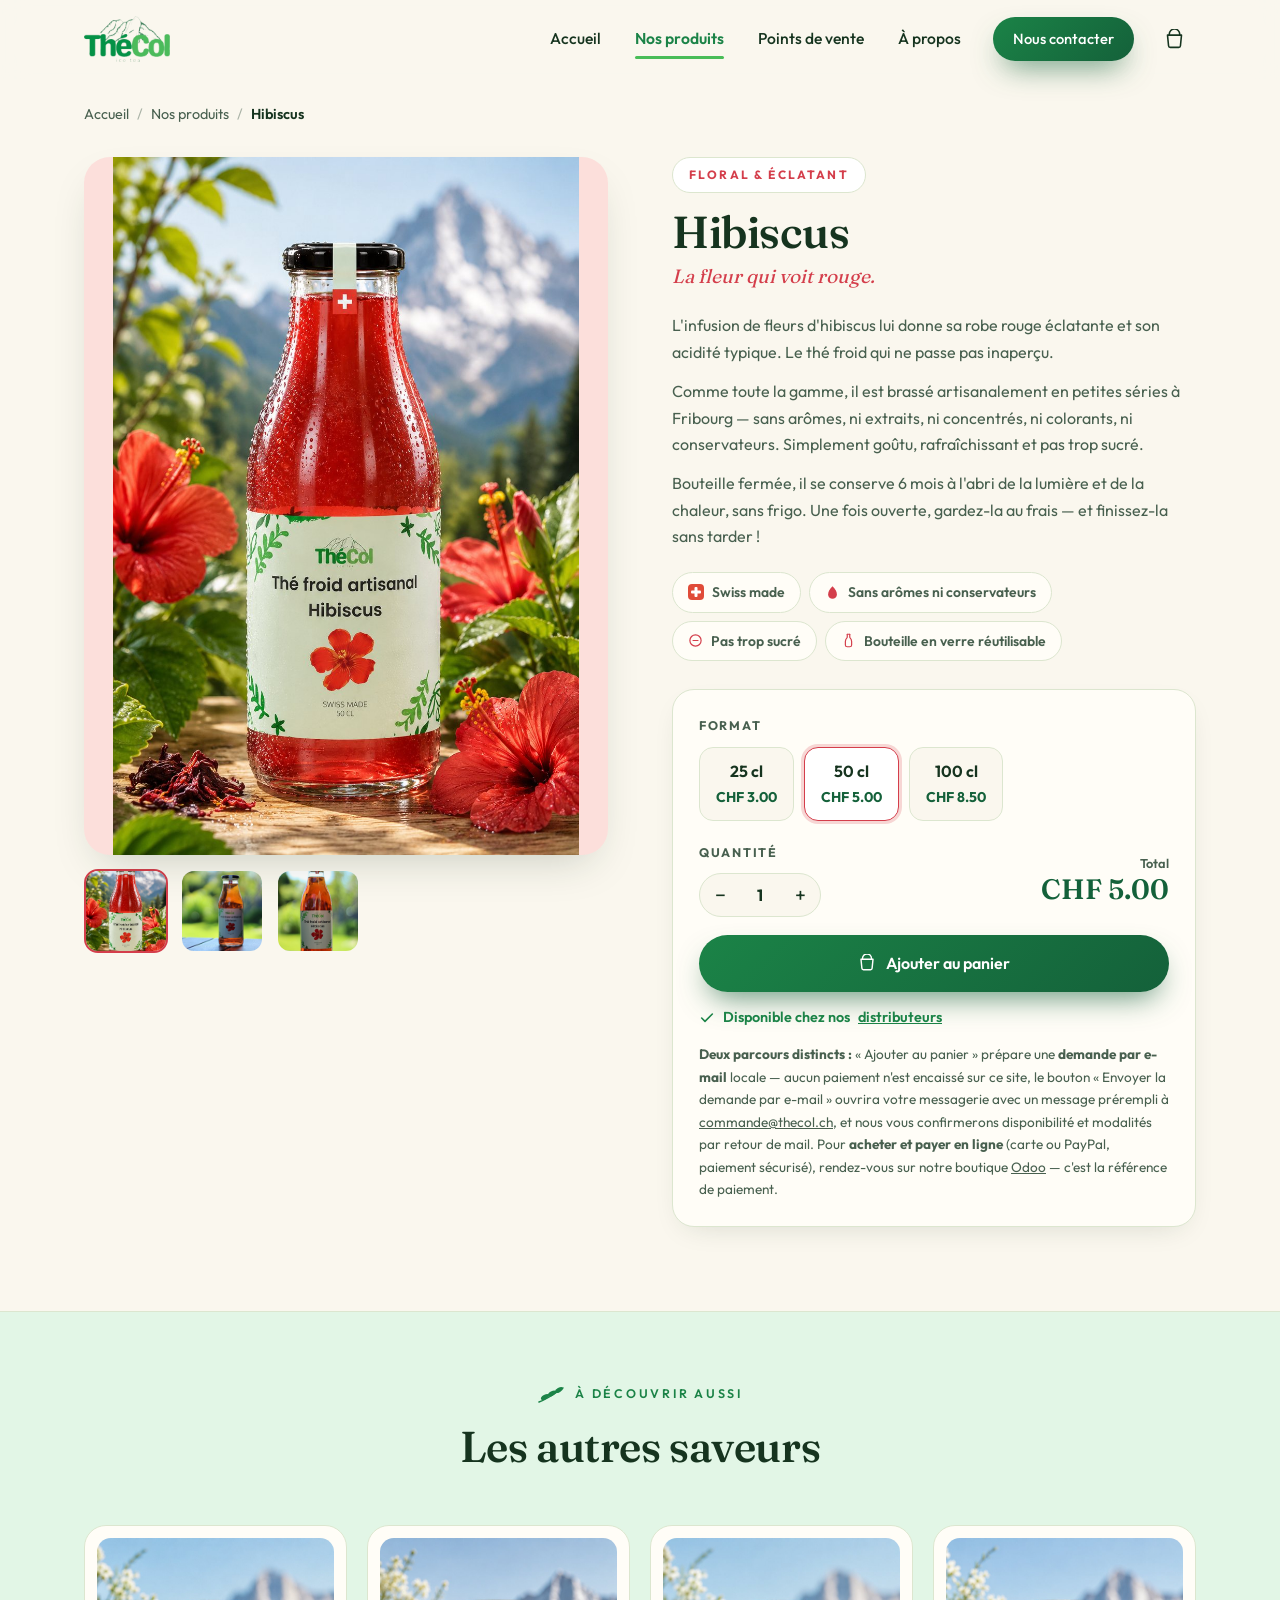
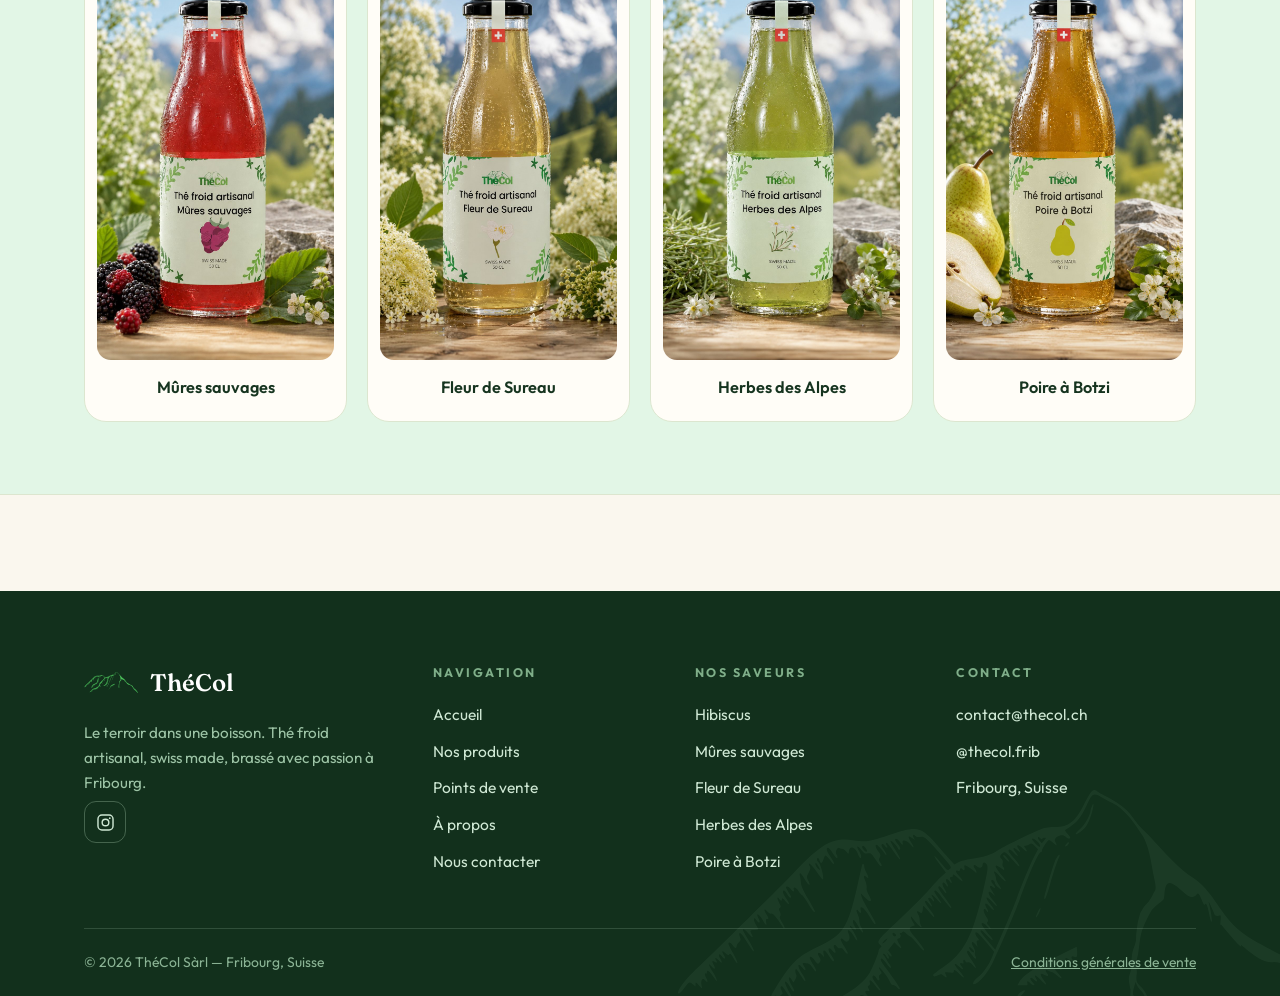
<file: produit-hibiscus.html>
<!DOCTYPE html>
<html lang="fr">
<head>
  <meta charset="UTF-8">
  <meta name="viewport" content="width=device-width, initial-scale=1.0">
  <title>Hibiscus — Thé froid artisanal | ThéCol</title>
  <meta name="description" content="ThéCol Hibiscus : infusion de fleurs d'hibiscus, robe rouge éclatante et acidité typique. Thé froid artisanal suisse, sans arômes ni conservateurs.">
  <link rel="canonical" href="https://philippe-ong.github.io/thecol-site/produit-hibiscus.html">
  <meta property="og:type" content="product">
  <meta property="og:site_name" content="ThéCol">
  <meta property="og:title" content="Hibiscus — Thé froid artisanal | ThéCol">
  <meta property="og:description" content="ThéCol Hibiscus : infusion de fleurs d'hibiscus, robe rouge éclatante et acidité typique. Thé froid artisanal suisse, sans arômes ni conservateurs.">
  <meta property="og:url" content="https://philippe-ong.github.io/thecol-site/produit-hibiscus.html">
  <meta property="og:image" content="https://philippe-ong.github.io/thecol-site/assets/web/produit-hibiscus.jpg">
  <meta name="twitter:card" content="summary_large_image">
  <meta name="twitter:title" content="Hibiscus — Thé froid artisanal | ThéCol">
  <meta name="twitter:description" content="ThéCol Hibiscus : infusion de fleurs d'hibiscus, robe rouge éclatante et acidité typique. Thé froid artisanal suisse, sans arômes ni conservateurs.">
  <meta name="twitter:url" content="https://philippe-ong.github.io/thecol-site/produit-hibiscus.html">
  <meta name="twitter:image" content="https://philippe-ong.github.io/thecol-site/assets/web/produit-hibiscus.jpg">
  <link rel="icon" type="image/svg+xml" href="assets/web/montagne.svg">
  <link rel="icon" type="image/png" sizes="192x192" href="assets/web/icon-192.png">
  <link rel="apple-touch-icon" href="assets/web/icon-192.png">
  <link rel="stylesheet" href="css/style.css?v=8">
  <script type="application/ld+json">
  {
    "@context": "https://schema.org",
    "@type": "Product",
    "name": "ThéCol Hibiscus",
    "description": "L'infusion de fleurs d'hibiscus lui donne sa robe rouge éclatante et son acidité typique. Le thé froid qui ne passe pas inaperçu. Thé froid artisanal suisse brassé en petites séries à Fribourg, sans arômes, ni extraits, ni concentrés, ni colorants, ni conservateurs.",
    "image": "https://philippe-ong.github.io/thecol-site/assets/web/produit-hibiscus-480.webp",
    "brand": { "@type": "Brand", "name": "ThéCol" },
    "offers": [
      { "@type": "Offer", "sku": "thecol-hibiscus-25", "price": "3.00", "priceCurrency": "CHF", "name": "Hibiscus 25 cl" },
      { "@type": "Offer", "sku": "thecol-hibiscus-50", "price": "5.00", "priceCurrency": "CHF", "name": "Hibiscus 50 cl" },
      { "@type": "Offer", "sku": "thecol-hibiscus-100", "price": "8.50", "priceCurrency": "CHF", "name": "Hibiscus 100 cl" }
    ]
  }
  </script>
  <script type="application/ld+json">
  {
    "@context": "https://schema.org",
    "@type": "BreadcrumbList",
    "itemListElement": [
      { "@type": "ListItem", "position": 1, "name": "Accueil", "item": "https://philippe-ong.github.io/thecol-site/" },
      { "@type": "ListItem", "position": 2, "name": "Nos produits", "item": "https://philippe-ong.github.io/thecol-site/produits.html" },
      { "@type": "ListItem", "position": 3, "name": "Hibiscus", "item": "https://philippe-ong.github.io/thecol-site/produit-hibiscus.html" }
    ]
  }
  </script>
</head>
<body>

  <a class="skip-link" href="#main-content">Aller au contenu</a>

  <header class="site-header">
    <div class="wrap header-inner">
      <a class="brand" href="index.html" aria-label="ThéCol — accueil">
        <img src="assets/web/logo-header.png" alt="ThéCol">
      </a>
      <nav class="main-nav" aria-label="Navigation principale">
        <a href="index.html">Accueil</a>
        <a href="produits.html" class="active" aria-current="page">Nos produits</a>
        <a href="points-de-vente.html">Points de vente</a>
        <a href="a-propos.html">À propos</a>
        <a href="contact.html" class="btn small">Nous contacter</a>
      </nav>
      <div class="header-actions">
        <button class="cart-btn" aria-label="Ouvrir le panier">
          <svg width="21" height="21" viewBox="0 0 24 24" fill="none" stroke="currentColor" stroke-width="1.8" stroke-linecap="round" stroke-linejoin="round" aria-hidden="true"><path d="M6 7V6a6 6 0 0 1 12 0v1"/><path d="M4 7h16l-1.2 12.1a2 2 0 0 1-2 1.9H7.2a2 2 0 0 1-2-1.9L4 7Z"/></svg>
          <span class="cart-count" data-cart-count hidden>0</span>
        </button>
        <button class="nav-toggle" aria-label="Ouvrir le menu" aria-expanded="false">
          <span></span><span></span><span></span>
        </button>
      </div>
    </div>
  </header>

  <main id="main-content" class="pd hibiscus" data-product="hibiscus">
    <div class="wrap">
      <nav class="breadcrumb" aria-label="Fil d'Ariane">
        <a href="index.html">Accueil</a><span class="sep">/</span>
        <a href="produits.html">Nos produits</a><span class="sep">/</span>
        <span class="here">Hibiscus</span>
      </nav>

      <div class="pd-grid">
        <!-- Galerie -->
        <div class="pd-gallery reveal">
          <div class="pd-main">
            <img id="pd-main-img" src="assets/web/produit-hibiscus.jpg" alt="Bouteille ThéCol Hibiscus 50 cl">
          </div>
          <div class="pd-thumbs">
            <button class="pd-thumb active" type="button" aria-label="Voir la photo : Bouteille ThéCol Hibiscus 50 cl"><img src="assets/web/produit-hibiscus.jpg" alt="Bouteille ThéCol Hibiscus 50 cl" loading="lazy"></button>
            <button class="pd-thumb" type="button" aria-label="Voir la photo : ThéCol Hibiscus 50 cl en extérieur"><img src="assets/web/photo-hibiscus-50.jpg" alt="ThéCol Hibiscus 50 cl en extérieur" loading="lazy"></button>
            <button class="pd-thumb" type="button" aria-label="Voir la photo : ThéCol Hibiscus 100 cl"><img src="assets/web/photo-gal-hibiscus.jpg" alt="ThéCol Hibiscus 100 cl" loading="lazy"></button>
          </div>
        </div>

        <!-- Détails & achat -->
        <div class="pd-body reveal d1">
          <span class="tag">Floral &amp; éclatant</span>
          <h1>Hibiscus</h1>
          <p class="sub">La fleur qui voit rouge.</p>
          <div class="pd-desc">
            <p>L'infusion de fleurs d'hibiscus lui donne sa robe rouge éclatante et son acidité typique. Le thé froid qui ne passe pas inaperçu.</p>
            <p>Comme toute la gamme, il est brassé artisanalement en petites séries à Fribourg — sans arômes, ni extraits, ni concentrés, ni colorants, ni conservateurs. Simplement goûtu, rafraîchissant et pas trop sucré.</p>
            <p>Bouteille fermée, il se conserve 6 mois à l'abri de la lumière et de la chaleur, sans frigo. Une fois ouverte, gardez-la au frais — et finissez-la sans tarder&nbsp;!</p>
          </div>
          <div class="pd-feats">
            <span class="pd-feat"><span class="swiss-cross" aria-hidden="true"></span>Swiss made</span>
            <span class="pd-feat"><svg width="15" height="15" viewBox="0 0 24 24" fill="currentColor" aria-hidden="true"><path d="M12 2C7 7 5 11 5 15a7 7 0 0 0 14 0c0-4-2-8-7-13Z"/></svg> Sans arômes ni conservateurs</span>
            <span class="pd-feat"><svg width="15" height="15" viewBox="0 0 24 24" fill="none" stroke="currentColor" stroke-width="1.9" stroke-linecap="round" stroke-linejoin="round" aria-hidden="true"><circle cx="12" cy="12" r="9"/><path d="M8 12h8"/></svg> Pas trop sucré</span>
            <span class="pd-feat"><svg width="15" height="15" viewBox="0 0 24 24" fill="none" stroke="currentColor" stroke-width="1.9" stroke-linecap="round" stroke-linejoin="round" aria-hidden="true"><path d="M10 2h4"/><path d="M10 2v4.3c0 .6-.2 1.1-.6 1.6C8 9.5 7 11.4 7 13.5V19a3 3 0 0 0 3 3h4a3 3 0 0 0 3-3v-5.5c0-2.1-1-4-2.4-5.6-.4-.5-.6-1-.6-1.6V2"/></svg> Bouteille en verre réutilisable</span>
          </div>

          <div class="buy-box">
            <span class="opt-label">Format</span>
            <div class="format-pills">
              <label class="format-pill"><input type="radio" name="format" value="25"><span>25 cl<b>CHF 3.00</b></span></label>
              <label class="format-pill"><input type="radio" name="format" value="50" checked><span>50 cl<b>CHF 5.00</b></span></label>
              <label class="format-pill"><input type="radio" name="format" value="100"><span>100 cl<b>CHF 8.50</b></span></label>
            </div>
            <div class="buy-row">
              <div>
                <span class="opt-label">Quantité</span>
                <div class="qty">
                  <button id="pd-minus" type="button" aria-label="Réduire la quantité">&minus;</button>
                  <input id="pd-qty" type="number" value="1" min="1" max="99" aria-label="Quantité">
                  <button id="pd-plus" type="button" aria-label="Augmenter la quantité">+</button>
                </div>
              </div>
              <div class="buy-total"><span>Total</span><b id="pd-total">CHF 5.00</b></div>
            </div>
            <div class="buy-actions">
              <button class="btn" id="pd-add" type="button"><svg width="18" height="18" viewBox="0 0 24 24" fill="none" stroke="currentColor" stroke-width="1.9" stroke-linecap="round" stroke-linejoin="round" aria-hidden="true"><path d="M6 7V6a6 6 0 0 1 12 0v1"/><path d="M4 7h16l-1.2 12.1a2 2 0 0 1-2 1.9H7.2a2 2 0 0 1-2-1.9L4 7Z"/></svg> Ajouter au panier</button>
            </div>
            <p class="stock-note"><svg width="16" height="16" viewBox="0 0 24 24" fill="none" stroke="currentColor" stroke-width="2.4" stroke-linecap="round" stroke-linejoin="round" aria-hidden="true"><path d="M20 6 9 17l-5-5"/></svg> Disponible chez nos <a href="points-de-vente.html" style="color:inherit;">distributeurs</a></p>
            <p class="form-hint"><b>Deux parcours distincts&nbsp;:</b> «&nbsp;Ajouter au panier&nbsp;» prépare une <b>demande par e-mail</b> locale — aucun paiement n'est encaissé sur ce site, le bouton «&nbsp;Envoyer la demande par e-mail&nbsp;» ouvrira votre messagerie avec un message prérempli à <a href="mailto:commande@thecol.ch">commande@thecol.ch</a>, et nous vous confirmerons disponibilité et modalités par retour de mail. Pour <b>acheter et payer en ligne</b> (carte ou PayPal, paiement sécurisé), rendez-vous sur notre boutique <a href="https://www.thecol.ch/shop" target="_blank" rel="noopener">Odoo</a> — c'est la référence de paiement.</p>
          </div>
        </div>
      </div>
    </div>

    <!-- Autres saveurs -->
    <section class="section tight" style="background: var(--mint-soft); border-block: 1px solid var(--line);">
      <div class="wrap">
        <div class="section-head center reveal">
          <span class="overline"><svg width="28" height="18" viewBox="0 0 28 18" aria-hidden="true"><g fill="currentColor"><path d="M2 16C8 14 16 9 26 2" stroke="currentColor" stroke-width="1.5" fill="none" stroke-linecap="round"/><ellipse cx="8" cy="11" rx="4.5" ry="2.2" transform="rotate(-30 8 11)"/><ellipse cx="15" cy="7.5" rx="4.5" ry="2.2" transform="rotate(-30 15 7.5)"/><ellipse cx="22" cy="4" rx="4.5" ry="2.2" transform="rotate(-30 22 4)"/></g></svg> À découvrir aussi</span>
          <h2>Les autres saveurs</h2>
        </div>
        <div class="flavor-row four">
          <a class="flavor-card" href="produit-mures.html">
            <img src="assets/web/produit-mures.jpg" alt="ThéCol Mûres sauvages" loading="lazy">
            <b>Mûres sauvages</b>
          </a>
          <a class="flavor-card" href="produit-sureau.html">
            <img src="assets/web/produit-sureau.jpg" alt="ThéCol Fleur de Sureau" loading="lazy">
            <b>Fleur de Sureau</b>
          </a>
          <a class="flavor-card" href="produit-herbes.html">
            <img src="assets/web/produit-herbes.jpg" alt="ThéCol Herbes des Alpes" loading="lazy">
            <b>Herbes des Alpes</b>
          </a>
          <a class="flavor-card" href="produit-poire.html">
            <img src="assets/web/produit-poire.jpg" alt="ThéCol Poire à Botzi" loading="lazy">
            <b>Poire à Botzi</b>
          </a>
        </div>
      </div>
    </section>
  </main>

  <footer class="site-footer">
    <div class="mountain" aria-hidden="true"></div>
    <div class="wrap">
      <div class="footer-grid">
        <div class="footer-brand">
          <div class="foot-logo"><span class="m" aria-hidden="true"></span><b>ThéCol</b></div>
          <p>Le terroir dans une boisson. Thé froid artisanal, swiss made, brassé avec passion à Fribourg.</p>
          <div class="social-row">
            <a href="https://www.instagram.com/thecol.frib/" target="_blank" rel="noopener" aria-label="Instagram">
              <svg width="19" height="19" viewBox="0 0 24 24" fill="none" stroke="currentColor" stroke-width="1.8" stroke-linecap="round" aria-hidden="true"><rect x="2.5" y="2.5" width="19" height="19" rx="5"/><circle cx="12" cy="12" r="4.2"/><circle cx="17.4" cy="6.6" r="1.1" fill="currentColor" stroke="none"/></svg>
            </a>
          </div>
        </div>
        <nav aria-label="Navigation du pied de page">
          <p class="footer-title">Navigation</p>
          <ul>
            <li><a href="index.html">Accueil</a></li>
            <li><a href="produits.html">Nos produits</a></li>
            <li><a href="points-de-vente.html">Points de vente</a></li>
            <li><a href="a-propos.html">À propos</a></li>
            <li><a href="contact.html">Nous contacter</a></li>
          </ul>
        </nav>
        <div>
          <p class="footer-title">Nos saveurs</p>
          <ul>
            <li><a href="produit-hibiscus.html">Hibiscus</a></li>
            <li><a href="produit-mures.html">Mûres sauvages</a></li>
            <li><a href="produit-sureau.html">Fleur de Sureau</a></li>
            <li><a href="produit-herbes.html">Herbes des Alpes</a></li>
            <li><a href="produit-poire.html">Poire à Botzi</a></li>
          </ul>
        </div>
        <div>
          <p class="footer-title">Contact</p>
          <ul>
            <li><a href="mailto:contact@thecol.ch">contact@thecol.ch</a></li>
            <li><a href="https://www.instagram.com/thecol.frib/" target="_blank" rel="noopener">@thecol.frib</a></li>
            <li>Fribourg, Suisse</li>
          </ul>
        </div>
      </div>
      <div class="footer-bottom">
        <span>© <span data-year>2026</span> ThéCol Sàrl — Fribourg, Suisse</span>
        <a href="contact.html#cgv">Conditions générales de vente</a>
      </div>
    </div>
  </footer>

  <script src="js/main.js?v=8"></script>
</body>
</html>
</file>
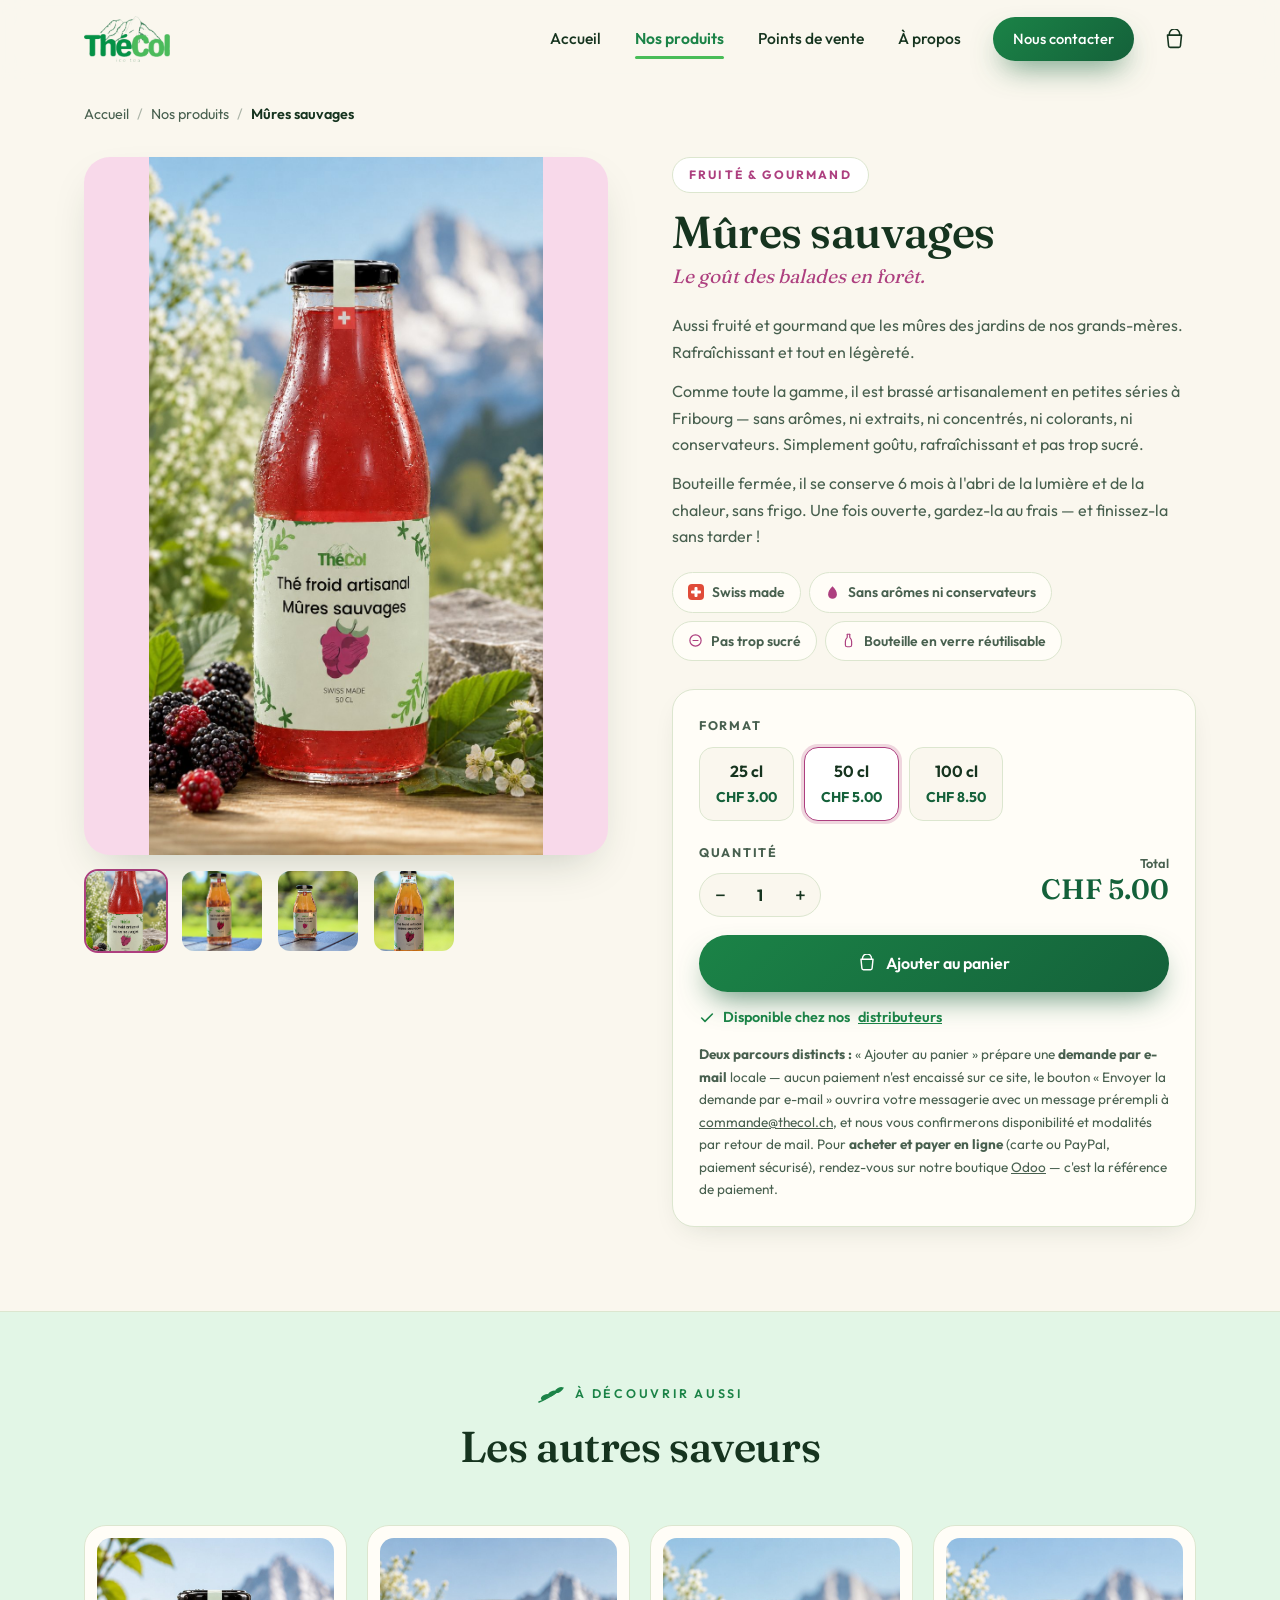
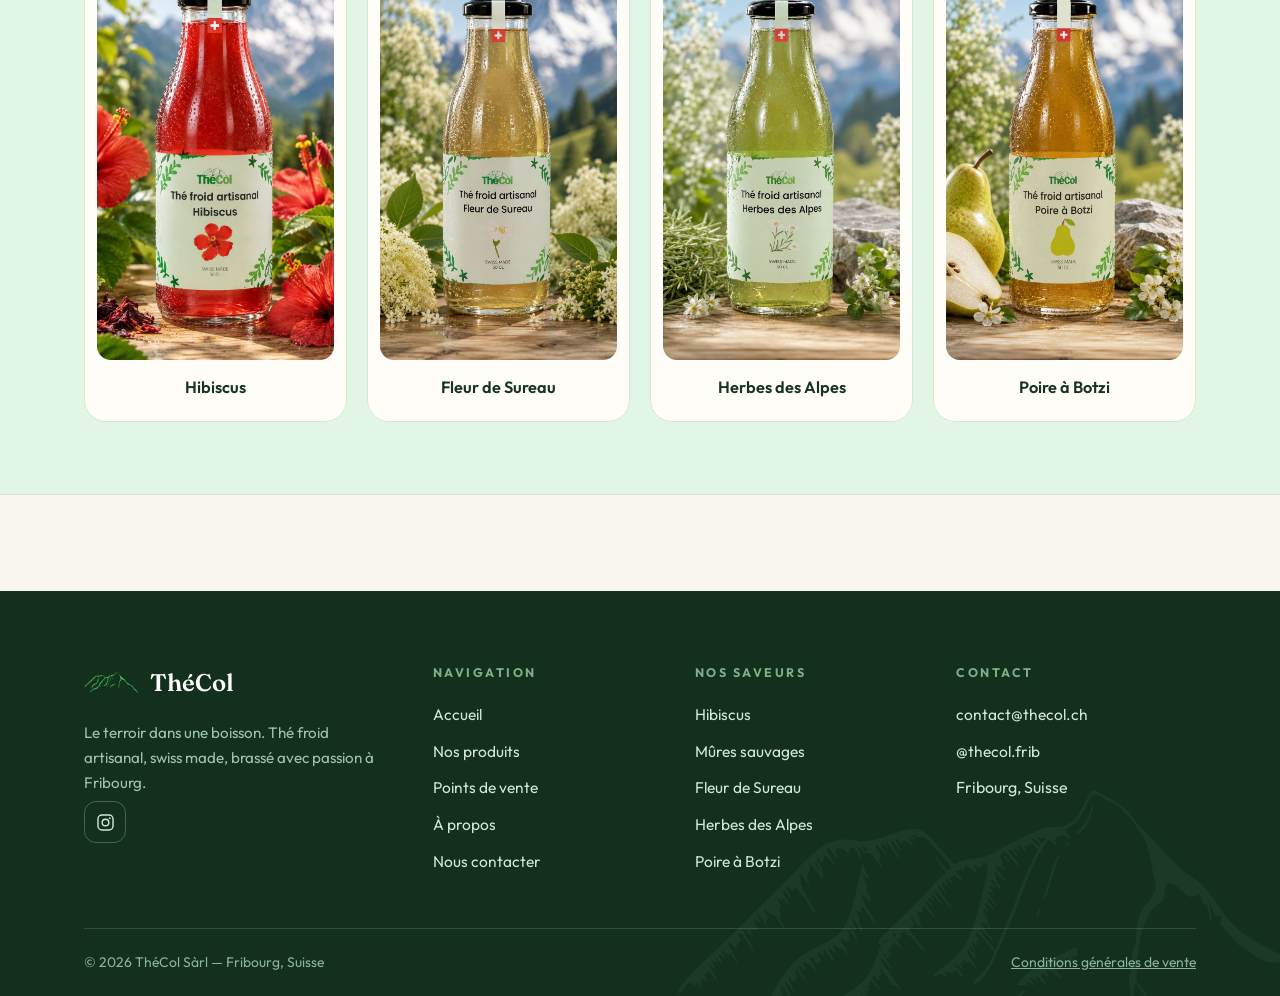
<file: produit-mures.html>
<!DOCTYPE html>
<html lang="fr">
<head>
  <meta charset="UTF-8">
  <meta name="viewport" content="width=device-width, initial-scale=1.0">
  <title>Mûres sauvages — Thé froid artisanal | ThéCol</title>
  <meta name="description" content="ThéCol Mûres sauvages : aussi fruité et gourmand que les mûres des jardins de nos grands-mères. Rafraîchissant et tout en légèreté. Thé froid artisanal suisse. 25, 50 et 100 cl.">
  <link rel="canonical" href="https://philippe-ong.github.io/thecol-site/produit-mures.html">
  <meta property="og:type" content="product">
  <meta property="og:site_name" content="ThéCol">
  <meta property="og:title" content="Mûres sauvages — Thé froid artisanal | ThéCol">
  <meta property="og:description" content="ThéCol Mûres sauvages : aussi fruité et gourmand que les mûres des jardins de nos grands-mères. Rafraîchissant et tout en légèreté. Thé froid artisanal suisse. 25, 50 et 100 cl.">
  <meta property="og:url" content="https://philippe-ong.github.io/thecol-site/produit-mures.html">
  <meta property="og:image" content="https://philippe-ong.github.io/thecol-site/assets/web/produit-mures.jpg">
  <meta name="twitter:card" content="summary_large_image">
  <meta name="twitter:title" content="Mûres sauvages — Thé froid artisanal | ThéCol">
  <meta name="twitter:description" content="ThéCol Mûres sauvages : aussi fruité et gourmand que les mûres des jardins de nos grands-mères. Rafraîchissant et tout en légèreté. Thé froid artisanal suisse. 25, 50 et 100 cl.">
  <meta name="twitter:url" content="https://philippe-ong.github.io/thecol-site/produit-mures.html">
  <meta name="twitter:image" content="https://philippe-ong.github.io/thecol-site/assets/web/produit-mures.jpg">
  <link rel="icon" type="image/svg+xml" href="assets/web/montagne.svg">
  <link rel="icon" type="image/png" sizes="192x192" href="assets/web/icon-192.png">
  <link rel="apple-touch-icon" href="assets/web/icon-192.png">
  <link rel="stylesheet" href="css/style.css?v=8">
  <script type="application/ld+json">
  {
    "@context": "https://schema.org",
    "@type": "Product",
    "name": "ThéCol Mûres sauvages",
    "description": "Aussi fruité et gourmand que les mûres des jardins de nos grands-mères. Rafraîchissant et tout en légèreté. Thé froid artisanal brassé en petites séries à Fribourg, sans arômes, ni extraits, ni concentrés, ni colorants, ni conservateurs.",
    "image": "https://philippe-ong.github.io/thecol-site/assets/web/produit-mures-480.webp",
    "brand": { "@type": "Brand", "name": "ThéCol" },
    "offers": [
      { "@type": "Offer", "sku": "thecol-mures-25", "price": "3.00", "priceCurrency": "CHF", "name": "Mûres sauvages 25 cl" },
      { "@type": "Offer", "sku": "thecol-mures-50", "price": "5.00", "priceCurrency": "CHF", "name": "Mûres sauvages 50 cl" },
      { "@type": "Offer", "sku": "thecol-mures-100", "price": "8.50", "priceCurrency": "CHF", "name": "Mûres sauvages 100 cl" }
    ]
  }
  </script>
  <script type="application/ld+json">
  {
    "@context": "https://schema.org",
    "@type": "BreadcrumbList",
    "itemListElement": [
      { "@type": "ListItem", "position": 1, "name": "Accueil", "item": "https://philippe-ong.github.io/thecol-site/" },
      { "@type": "ListItem", "position": 2, "name": "Nos produits", "item": "https://philippe-ong.github.io/thecol-site/produits.html" },
      { "@type": "ListItem", "position": 3, "name": "Mûres sauvages", "item": "https://philippe-ong.github.io/thecol-site/produit-mures.html" }
    ]
  }
  </script>
</head>
<body>

  <a class="skip-link" href="#main-content">Aller au contenu</a>

  <header class="site-header">
    <div class="wrap header-inner">
      <a class="brand" href="index.html" aria-label="ThéCol — accueil">
        <img src="assets/web/logo-header.png" alt="ThéCol">
      </a>
      <nav class="main-nav" aria-label="Navigation principale">
        <a href="index.html">Accueil</a>
        <a href="produits.html" class="active" aria-current="page">Nos produits</a>
        <a href="points-de-vente.html">Points de vente</a>
        <a href="a-propos.html">À propos</a>
        <a href="contact.html" class="btn small">Nous contacter</a>
      </nav>
      <div class="header-actions">
        <button class="cart-btn" aria-label="Ouvrir le panier">
          <svg width="21" height="21" viewBox="0 0 24 24" fill="none" stroke="currentColor" stroke-width="1.8" stroke-linecap="round" stroke-linejoin="round" aria-hidden="true"><path d="M6 7V6a6 6 0 0 1 12 0v1"/><path d="M4 7h16l-1.2 12.1a2 2 0 0 1-2 1.9H7.2a2 2 0 0 1-2-1.9L4 7Z"/></svg>
          <span class="cart-count" data-cart-count hidden>0</span>
        </button>
        <button class="nav-toggle" aria-label="Ouvrir le menu" aria-expanded="false">
          <span></span><span></span><span></span>
        </button>
      </div>
    </div>
  </header>

  <main id="main-content" class="pd mures" data-product="mures">
    <div class="wrap">
      <nav class="breadcrumb" aria-label="Fil d'Ariane">
        <a href="index.html">Accueil</a><span class="sep">/</span>
        <a href="produits.html">Nos produits</a><span class="sep">/</span>
        <span class="here">Mûres sauvages</span>
      </nav>

      <div class="pd-grid">
        <!-- Galerie -->
        <div class="pd-gallery reveal">
          <div class="pd-main">
            <img id="pd-main-img" src="assets/web/produit-mures.jpg" alt="Bouteille ThéCol Mûres sauvages 50 cl">
          </div>
          <div class="pd-thumbs">
            <button class="pd-thumb active" type="button" aria-label="Voir la photo : Bouteille ThéCol Mûres sauvages 50 cl"><img src="assets/web/produit-mures.jpg" alt="Bouteille ThéCol Mûres sauvages 50 cl" loading="lazy"></button>
            <button class="pd-thumb" type="button" aria-label="Voir la photo : ThéCol Mûres sauvages en extérieur"><img src="assets/web/photo-gal-mures.jpg" alt="ThéCol Mûres sauvages en extérieur" loading="lazy"></button>
            <button class="pd-thumb" type="button" aria-label="Voir la photo : ThéCol Mûres sauvages 25 cl"><img src="assets/web/photo-mures-25.jpg" alt="ThéCol Mûres sauvages 25 cl" loading="lazy"></button>
            <button class="pd-thumb" type="button" aria-label="Voir la photo : ThéCol Mûres sauvages 100 cl"><img src="assets/web/photo-mures-100.jpg" alt="ThéCol Mûres sauvages 100 cl" loading="lazy"></button>
          </div>
        </div>

        <!-- Détails & achat -->
        <div class="pd-body reveal d1">
          <span class="tag">Fruité &amp; gourmand</span>
          <h1>Mûres sauvages</h1>
          <p class="sub">Le goût des balades en forêt.</p>
          <div class="pd-desc">
            <p>Aussi fruité et gourmand que les mûres des jardins de nos grands-mères. Rafraîchissant et tout en légèreté.</p>
            <p>Comme toute la gamme, il est brassé artisanalement en petites séries à Fribourg — sans arômes, ni extraits, ni concentrés, ni colorants, ni conservateurs. Simplement goûtu, rafraîchissant et pas trop sucré.</p>
            <p>Bouteille fermée, il se conserve 6 mois à l'abri de la lumière et de la chaleur, sans frigo. Une fois ouverte, gardez-la au frais — et finissez-la sans tarder&nbsp;!</p>
          </div>
          <div class="pd-feats">
            <span class="pd-feat"><span class="swiss-cross" aria-hidden="true"></span>Swiss made</span>
            <span class="pd-feat"><svg width="15" height="15" viewBox="0 0 24 24" fill="currentColor" aria-hidden="true"><path d="M12 2C7 7 5 11 5 15a7 7 0 0 0 14 0c0-4-2-8-7-13Z"/></svg> Sans arômes ni conservateurs</span>
            <span class="pd-feat"><svg width="15" height="15" viewBox="0 0 24 24" fill="none" stroke="currentColor" stroke-width="1.9" stroke-linecap="round" stroke-linejoin="round" aria-hidden="true"><circle cx="12" cy="12" r="9"/><path d="M8 12h8"/></svg> Pas trop sucré</span>
            <span class="pd-feat"><svg width="15" height="15" viewBox="0 0 24 24" fill="none" stroke="currentColor" stroke-width="1.9" stroke-linecap="round" stroke-linejoin="round" aria-hidden="true"><path d="M10 2h4"/><path d="M10 2v4.3c0 .6-.2 1.1-.6 1.6C8 9.5 7 11.4 7 13.5V19a3 3 0 0 0 3 3h4a3 3 0 0 0 3-3v-5.5c0-2.1-1-4-2.4-5.6-.4-.5-.6-1-.6-1.6V2"/></svg> Bouteille en verre réutilisable</span>
          </div>

          <div class="buy-box">
            <span class="opt-label">Format</span>
            <div class="format-pills">
              <label class="format-pill"><input type="radio" name="format" value="25"><span>25 cl<b>CHF 3.00</b></span></label>
              <label class="format-pill"><input type="radio" name="format" value="50" checked><span>50 cl<b>CHF 5.00</b></span></label>
              <label class="format-pill"><input type="radio" name="format" value="100"><span>100 cl<b>CHF 8.50</b></span></label>
            </div>
            <div class="buy-row">
              <div>
                <span class="opt-label">Quantité</span>
                <div class="qty">
                  <button id="pd-minus" type="button" aria-label="Réduire la quantité">&minus;</button>
                  <input id="pd-qty" type="number" value="1" min="1" max="99" aria-label="Quantité">
                  <button id="pd-plus" type="button" aria-label="Augmenter la quantité">+</button>
                </div>
              </div>
              <div class="buy-total"><span>Total</span><b id="pd-total">CHF 5.00</b></div>
            </div>
            <div class="buy-actions">
              <button class="btn" id="pd-add" type="button"><svg width="18" height="18" viewBox="0 0 24 24" fill="none" stroke="currentColor" stroke-width="1.9" stroke-linecap="round" stroke-linejoin="round" aria-hidden="true"><path d="M6 7V6a6 6 0 0 1 12 0v1"/><path d="M4 7h16l-1.2 12.1a2 2 0 0 1-2 1.9H7.2a2 2 0 0 1-2-1.9L4 7Z"/></svg> Ajouter au panier</button>
            </div>
            <p class="stock-note"><svg width="16" height="16" viewBox="0 0 24 24" fill="none" stroke="currentColor" stroke-width="2.4" stroke-linecap="round" stroke-linejoin="round" aria-hidden="true"><path d="M20 6 9 17l-5-5"/></svg> Disponible chez nos <a href="points-de-vente.html" style="color:inherit;">distributeurs</a></p>
            <p class="form-hint"><b>Deux parcours distincts&nbsp;:</b> «&nbsp;Ajouter au panier&nbsp;» prépare une <b>demande par e-mail</b> locale — aucun paiement n'est encaissé sur ce site, le bouton «&nbsp;Envoyer la demande par e-mail&nbsp;» ouvrira votre messagerie avec un message prérempli à <a href="mailto:commande@thecol.ch">commande@thecol.ch</a>, et nous vous confirmerons disponibilité et modalités par retour de mail. Pour <b>acheter et payer en ligne</b> (carte ou PayPal, paiement sécurisé), rendez-vous sur notre boutique <a href="https://www.thecol.ch/shop" target="_blank" rel="noopener">Odoo</a> — c'est la référence de paiement.</p>
          </div>
        </div>
      </div>
    </div>

    <!-- Autres saveurs -->
    <section class="section tight" style="background: var(--mint-soft); border-block: 1px solid var(--line);">
      <div class="wrap">
        <div class="section-head center reveal">
          <span class="overline"><svg width="28" height="18" viewBox="0 0 28 18" aria-hidden="true"><g fill="currentColor"><path d="M2 16C8 14 16 9 26 2" stroke="currentColor" stroke-width="1.5" fill="none" stroke-linecap="round"/><ellipse cx="8" cy="11" rx="4.5" ry="2.2" transform="rotate(-30 8 11)"/><ellipse cx="15" cy="7.5" rx="4.5" ry="2.2" transform="rotate(-30 15 7.5)"/><ellipse cx="22" cy="4" rx="4.5" ry="2.2" transform="rotate(-30 22 4)"/></g></svg> À découvrir aussi</span>
          <h2>Les autres saveurs</h2>
        </div>
        <div class="flavor-row four">
          <a class="flavor-card" href="produit-hibiscus.html">
            <img src="assets/web/produit-hibiscus.jpg" alt="ThéCol Hibiscus" loading="lazy">
            <b>Hibiscus</b>
          </a>
          <a class="flavor-card" href="produit-sureau.html">
            <img src="assets/web/produit-sureau.jpg" alt="ThéCol Fleur de Sureau" loading="lazy">
            <b>Fleur de Sureau</b>
          </a>
          <a class="flavor-card" href="produit-herbes.html">
            <img src="assets/web/produit-herbes.jpg" alt="ThéCol Herbes des Alpes" loading="lazy">
            <b>Herbes des Alpes</b>
          </a>
          <a class="flavor-card" href="produit-poire.html">
            <img src="assets/web/produit-poire.jpg" alt="ThéCol Poire à Botzi" loading="lazy">
            <b>Poire à Botzi</b>
          </a>
        </div>
      </div>
    </section>
  </main>

  <footer class="site-footer">
    <div class="mountain" aria-hidden="true"></div>
    <div class="wrap">
      <div class="footer-grid">
        <div class="footer-brand">
          <div class="foot-logo"><span class="m" aria-hidden="true"></span><b>ThéCol</b></div>
          <p>Le terroir dans une boisson. Thé froid artisanal, swiss made, brassé avec passion à Fribourg.</p>
          <div class="social-row">
            <a href="https://www.instagram.com/thecol.frib/" target="_blank" rel="noopener" aria-label="Instagram">
              <svg width="19" height="19" viewBox="0 0 24 24" fill="none" stroke="currentColor" stroke-width="1.8" stroke-linecap="round" aria-hidden="true"><rect x="2.5" y="2.5" width="19" height="19" rx="5"/><circle cx="12" cy="12" r="4.2"/><circle cx="17.4" cy="6.6" r="1.1" fill="currentColor" stroke="none"/></svg>
            </a>
          </div>
        </div>
        <nav aria-label="Navigation du pied de page">
          <p class="footer-title">Navigation</p>
          <ul>
            <li><a href="index.html">Accueil</a></li>
            <li><a href="produits.html">Nos produits</a></li>
            <li><a href="points-de-vente.html">Points de vente</a></li>
            <li><a href="a-propos.html">À propos</a></li>
            <li><a href="contact.html">Nous contacter</a></li>
          </ul>
        </nav>
        <div>
          <p class="footer-title">Nos saveurs</p>
          <ul>
            <li><a href="produit-hibiscus.html">Hibiscus</a></li>
            <li><a href="produit-mures.html">Mûres sauvages</a></li>
            <li><a href="produit-sureau.html">Fleur de Sureau</a></li>
            <li><a href="produit-herbes.html">Herbes des Alpes</a></li>
            <li><a href="produit-poire.html">Poire à Botzi</a></li>
          </ul>
        </div>
        <div>
          <p class="footer-title">Contact</p>
          <ul>
            <li><a href="mailto:contact@thecol.ch">contact@thecol.ch</a></li>
            <li><a href="https://www.instagram.com/thecol.frib/" target="_blank" rel="noopener">@thecol.frib</a></li>
            <li>Fribourg, Suisse</li>
          </ul>
        </div>
      </div>
      <div class="footer-bottom">
        <span>© <span data-year>2026</span> ThéCol Sàrl — Fribourg, Suisse</span>
        <a href="contact.html#cgv">Conditions générales de vente</a>
      </div>
    </div>
  </footer>

  <script src="js/main.js?v=8"></script>
</body>
</html>
</file>
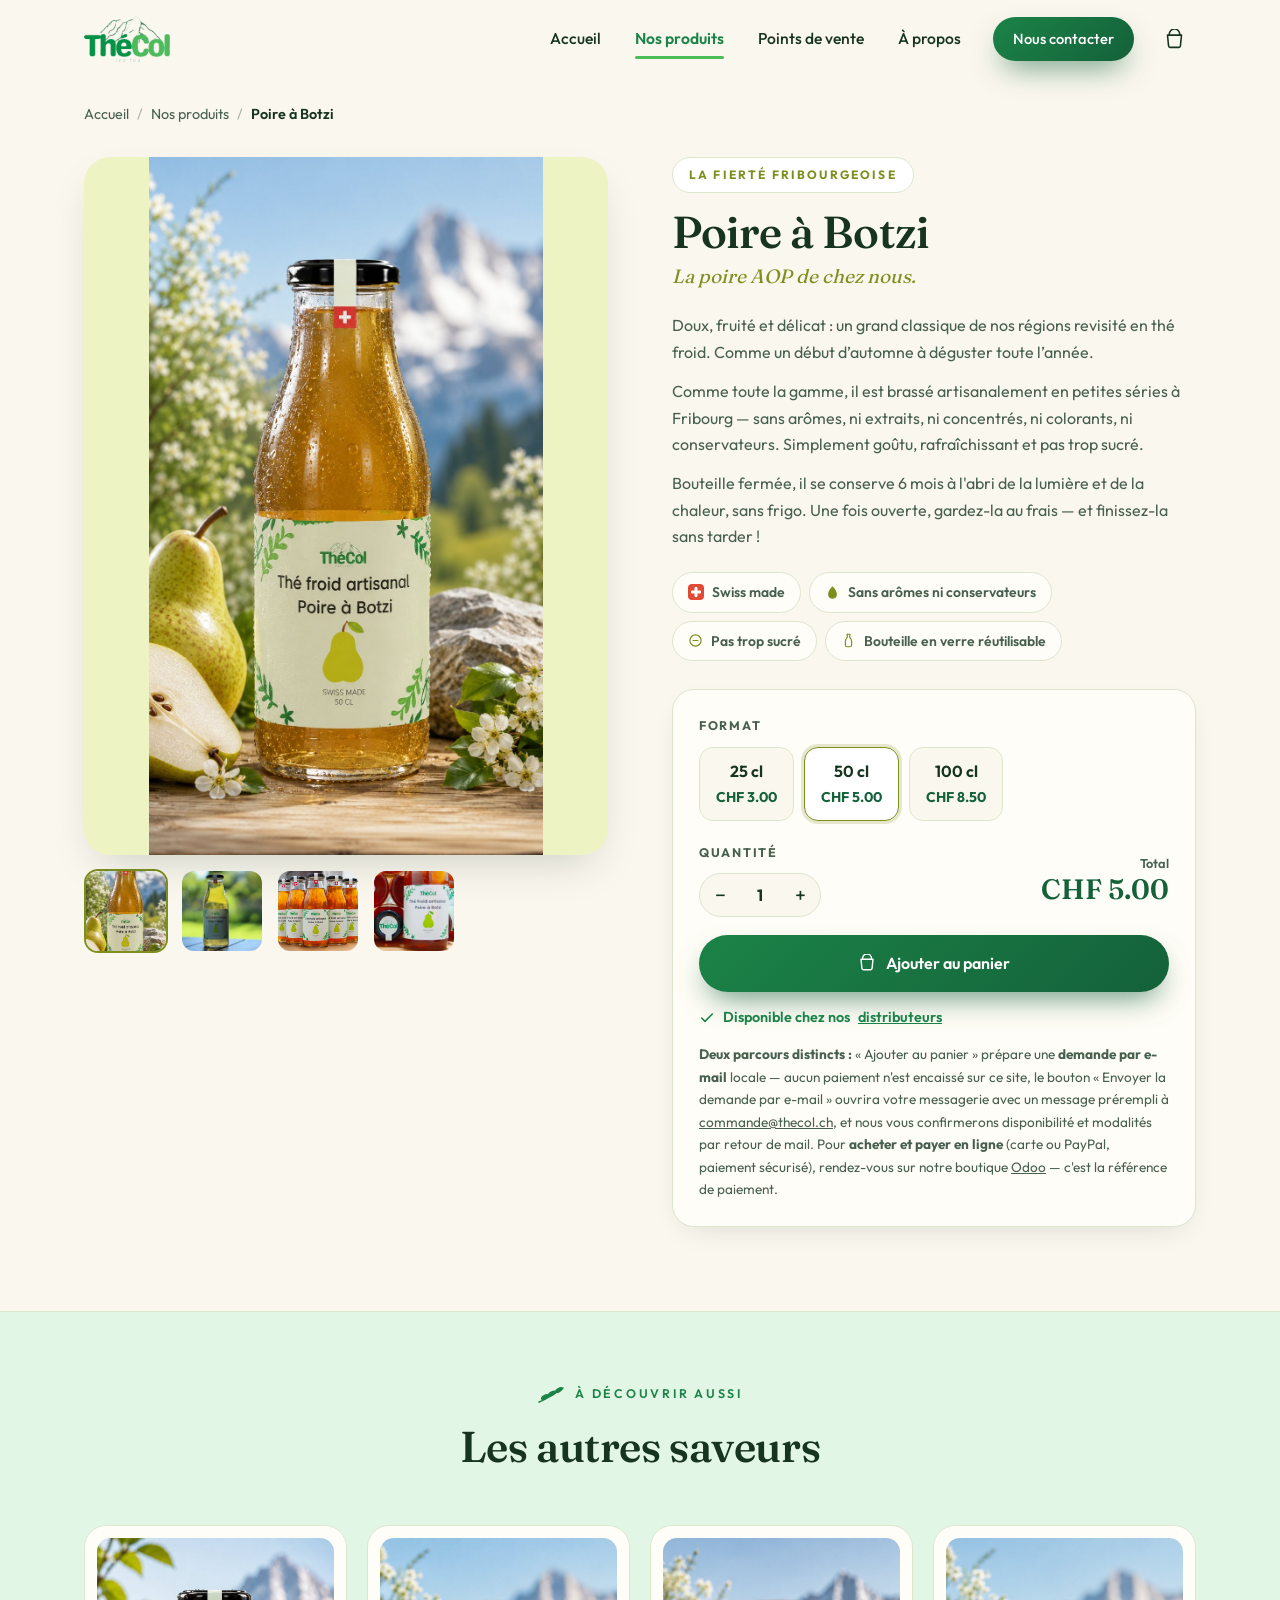
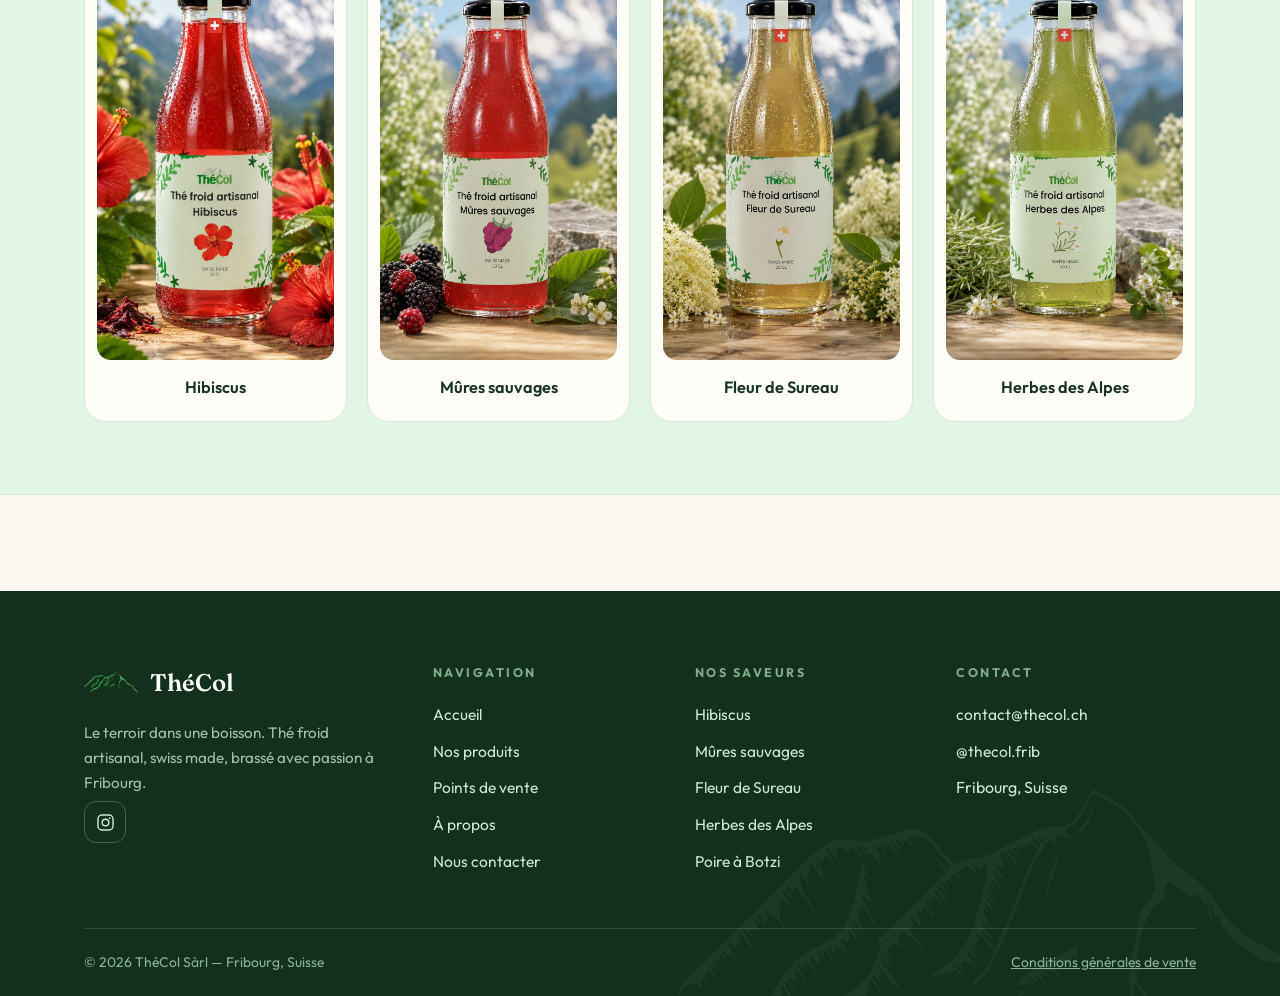
<file: produit-poire.html>
<!DOCTYPE html>
<html lang="fr">
<head>
  <meta charset="UTF-8">
  <meta name="viewport" content="width=device-width, initial-scale=1.0">
  <title>Poire à Botzi — Thé froid artisanal | ThéCol</title>
  <meta name="description" content="ThéCol Poire à Botzi AOP : doux, fruité et délicat, un grand classique de nos régions revisité en thé froid. Artisanal suisse brassé à Fribourg, sans arômes ni conservateurs.">
  <link rel="canonical" href="https://philippe-ong.github.io/thecol-site/produit-poire.html">
  <meta property="og:type" content="product">
  <meta property="og:site_name" content="ThéCol">
  <meta property="og:title" content="Poire à Botzi — Thé froid artisanal | ThéCol">
  <meta property="og:description" content="ThéCol Poire à Botzi AOP : doux, fruité et délicat, un grand classique de nos régions revisité en thé froid. Artisanal suisse brassé à Fribourg, sans arômes ni conservateurs.">
  <meta property="og:url" content="https://philippe-ong.github.io/thecol-site/produit-poire.html">
  <meta property="og:image" content="https://philippe-ong.github.io/thecol-site/assets/web/produit-poire.jpg">
  <meta name="twitter:card" content="summary_large_image">
  <meta name="twitter:title" content="Poire à Botzi — Thé froid artisanal | ThéCol">
  <meta name="twitter:description" content="ThéCol Poire à Botzi AOP : doux, fruité et délicat, un grand classique de nos régions revisité en thé froid. Artisanal suisse brassé à Fribourg, sans arômes ni conservateurs.">
  <meta name="twitter:url" content="https://philippe-ong.github.io/thecol-site/produit-poire.html">
  <meta name="twitter:image" content="https://philippe-ong.github.io/thecol-site/assets/web/produit-poire.jpg">
  <link rel="icon" type="image/svg+xml" href="assets/web/montagne.svg">
  <link rel="icon" type="image/png" sizes="192x192" href="assets/web/icon-192.png">
  <link rel="apple-touch-icon" href="assets/web/icon-192.png">
  <link rel="stylesheet" href="css/style.css?v=8">
  <script type="application/ld+json">
  {
    "@context": "https://schema.org",
    "@type": "Product",
    "name": "ThéCol Poire à Botzi",
    "description": "Doux, fruité et délicat : un grand classique de nos régions revisité en thé froid. Comme un début d'automne à déguster toute l'année. Thé froid brassé artisanalement en petites séries à Fribourg, sans arômes, ni extraits, ni concentrés, ni colorants, ni conservateurs.",
    "image": "https://philippe-ong.github.io/thecol-site/assets/web/produit-poire-480.webp",
    "brand": { "@type": "Brand", "name": "ThéCol" },
    "offers": [
      { "@type": "Offer", "sku": "thecol-poire-25", "price": "3.00", "priceCurrency": "CHF", "name": "Poire à Botzi 25 cl" },
      { "@type": "Offer", "sku": "thecol-poire-50", "price": "5.00", "priceCurrency": "CHF", "name": "Poire à Botzi 50 cl" },
      { "@type": "Offer", "sku": "thecol-poire-100", "price": "8.50", "priceCurrency": "CHF", "name": "Poire à Botzi 100 cl" }
    ]
  }
  </script>
  <script type="application/ld+json">
  {
    "@context": "https://schema.org",
    "@type": "BreadcrumbList",
    "itemListElement": [
      { "@type": "ListItem", "position": 1, "name": "Accueil", "item": "https://philippe-ong.github.io/thecol-site/" },
      { "@type": "ListItem", "position": 2, "name": "Nos produits", "item": "https://philippe-ong.github.io/thecol-site/produits.html" },
      { "@type": "ListItem", "position": 3, "name": "Poire à Botzi", "item": "https://philippe-ong.github.io/thecol-site/produit-poire.html" }
    ]
  }
  </script>
</head>
<body>

  <a class="skip-link" href="#main-content">Aller au contenu</a>

  <header class="site-header">
    <div class="wrap header-inner">
      <a class="brand" href="index.html" aria-label="ThéCol — accueil">
        <img src="assets/web/logo-header.png" alt="ThéCol">
      </a>
      <nav class="main-nav" aria-label="Navigation principale">
        <a href="index.html">Accueil</a>
        <a href="produits.html" class="active" aria-current="page">Nos produits</a>
        <a href="points-de-vente.html">Points de vente</a>
        <a href="a-propos.html">À propos</a>
        <a href="contact.html" class="btn small">Nous contacter</a>
      </nav>
      <div class="header-actions">
        <button class="cart-btn" aria-label="Ouvrir le panier">
          <svg width="21" height="21" viewBox="0 0 24 24" fill="none" stroke="currentColor" stroke-width="1.8" stroke-linecap="round" stroke-linejoin="round" aria-hidden="true"><path d="M6 7V6a6 6 0 0 1 12 0v1"/><path d="M4 7h16l-1.2 12.1a2 2 0 0 1-2 1.9H7.2a2 2 0 0 1-2-1.9L4 7Z"/></svg>
          <span class="cart-count" data-cart-count hidden>0</span>
        </button>
        <button class="nav-toggle" aria-label="Ouvrir le menu" aria-expanded="false">
          <span></span><span></span><span></span>
        </button>
      </div>
    </div>
  </header>

  <main id="main-content" class="pd poire" data-product="poire">
    <div class="wrap">
      <nav class="breadcrumb" aria-label="Fil d'Ariane">
        <a href="index.html">Accueil</a><span class="sep">/</span>
        <a href="produits.html">Nos produits</a><span class="sep">/</span>
        <span class="here">Poire à Botzi</span>
      </nav>

      <div class="pd-grid">
        <!-- Galerie -->
        <div class="pd-gallery reveal">
          <div class="pd-main">
            <img id="pd-main-img" src="assets/web/produit-poire.jpg" alt="Bouteille ThéCol Poire à Botzi 50 cl">
          </div>
          <div class="pd-thumbs">
            <button class="pd-thumb active" type="button" aria-label="Voir la photo : Bouteille ThéCol Poire à Botzi 50 cl"><img src="assets/web/produit-poire.jpg" alt="Bouteille ThéCol Poire à Botzi 50 cl" loading="lazy"></button>
            <button class="pd-thumb" type="button" aria-label="Voir la photo : ThéCol Poire à Botzi en extérieur"><img src="assets/web/photo-gal-poire.jpg" alt="ThéCol Poire à Botzi en extérieur" loading="lazy"></button>
            <button class="pd-thumb" type="button" aria-label="Voir la photo : Bouteilles ThéCol Poire à Botzi"><img src="assets/web/photo-poire-groupe.jpg" alt="Bouteilles ThéCol Poire à Botzi" loading="lazy"></button>
            <button class="pd-thumb" type="button" aria-label="Voir la photo : ThéCol Poire à Botzi en caisse"><img src="assets/web/photo-poire-caisse.jpg" alt="ThéCol Poire à Botzi en caisse" loading="lazy"></button>
          </div>
        </div>

        <!-- Détails & achat -->
        <div class="pd-body reveal d1">
          <span class="tag">La fierté fribourgeoise</span>
          <h1>Poire à Botzi</h1>
          <p class="sub">La poire AOP de chez nous.</p>
          <div class="pd-desc">
            <p>Doux, fruité et délicat : un grand classique de nos régions revisité en thé froid. Comme un début d’automne à déguster toute l’année.</p>
            <p>Comme toute la gamme, il est brassé artisanalement en petites séries à Fribourg — sans arômes, ni extraits, ni concentrés, ni colorants, ni conservateurs. Simplement goûtu, rafraîchissant et pas trop sucré.</p>
            <p>Bouteille fermée, il se conserve 6 mois à l'abri de la lumière et de la chaleur, sans frigo. Une fois ouverte, gardez-la au frais — et finissez-la sans tarder&nbsp;!</p>
          </div>
          <div class="pd-feats">
            <span class="pd-feat"><span class="swiss-cross" aria-hidden="true"></span>Swiss made</span>
            <span class="pd-feat"><svg width="15" height="15" viewBox="0 0 24 24" fill="currentColor" aria-hidden="true"><path d="M12 2C7 7 5 11 5 15a7 7 0 0 0 14 0c0-4-2-8-7-13Z"/></svg> Sans arômes ni conservateurs</span>
            <span class="pd-feat"><svg width="15" height="15" viewBox="0 0 24 24" fill="none" stroke="currentColor" stroke-width="1.9" stroke-linecap="round" stroke-linejoin="round" aria-hidden="true"><circle cx="12" cy="12" r="9"/><path d="M8 12h8"/></svg> Pas trop sucré</span>
            <span class="pd-feat"><svg width="15" height="15" viewBox="0 0 24 24" fill="none" stroke="currentColor" stroke-width="1.9" stroke-linecap="round" stroke-linejoin="round" aria-hidden="true"><path d="M10 2h4"/><path d="M10 2v4.3c0 .6-.2 1.1-.6 1.6C8 9.5 7 11.4 7 13.5V19a3 3 0 0 0 3 3h4a3 3 0 0 0 3-3v-5.5c0-2.1-1-4-2.4-5.6-.4-.5-.6-1-.6-1.6V2"/></svg> Bouteille en verre réutilisable</span>
          </div>

          <div class="buy-box">
            <span class="opt-label">Format</span>
            <div class="format-pills">
              <label class="format-pill"><input type="radio" name="format" value="25"><span>25 cl<b>CHF 3.00</b></span></label>
              <label class="format-pill"><input type="radio" name="format" value="50" checked><span>50 cl<b>CHF 5.00</b></span></label>
              <label class="format-pill"><input type="radio" name="format" value="100"><span>100 cl<b>CHF 8.50</b></span></label>
            </div>
            <div class="buy-row">
              <div>
                <span class="opt-label">Quantité</span>
                <div class="qty">
                  <button id="pd-minus" type="button" aria-label="Réduire la quantité">&minus;</button>
                  <input id="pd-qty" type="number" value="1" min="1" max="99" aria-label="Quantité">
                  <button id="pd-plus" type="button" aria-label="Augmenter la quantité">+</button>
                </div>
              </div>
              <div class="buy-total"><span>Total</span><b id="pd-total">CHF 5.00</b></div>
            </div>
            <div class="buy-actions">
              <button class="btn" id="pd-add" type="button"><svg width="18" height="18" viewBox="0 0 24 24" fill="none" stroke="currentColor" stroke-width="1.9" stroke-linecap="round" stroke-linejoin="round" aria-hidden="true"><path d="M6 7V6a6 6 0 0 1 12 0v1"/><path d="M4 7h16l-1.2 12.1a2 2 0 0 1-2 1.9H7.2a2 2 0 0 1-2-1.9L4 7Z"/></svg> Ajouter au panier</button>
            </div>
            <p class="stock-note"><svg width="16" height="16" viewBox="0 0 24 24" fill="none" stroke="currentColor" stroke-width="2.4" stroke-linecap="round" stroke-linejoin="round" aria-hidden="true"><path d="M20 6 9 17l-5-5"/></svg> Disponible chez nos <a href="points-de-vente.html" style="color:inherit;">distributeurs</a></p>
            <p class="form-hint"><b>Deux parcours distincts&nbsp;:</b> «&nbsp;Ajouter au panier&nbsp;» prépare une <b>demande par e-mail</b> locale — aucun paiement n'est encaissé sur ce site, le bouton «&nbsp;Envoyer la demande par e-mail&nbsp;» ouvrira votre messagerie avec un message prérempli à <a href="mailto:commande@thecol.ch">commande@thecol.ch</a>, et nous vous confirmerons disponibilité et modalités par retour de mail. Pour <b>acheter et payer en ligne</b> (carte ou PayPal, paiement sécurisé), rendez-vous sur notre boutique <a href="https://www.thecol.ch/shop" target="_blank" rel="noopener">Odoo</a> — c'est la référence de paiement.</p>
          </div>
        </div>
      </div>
    </div>

    <!-- Autres saveurs -->
    <section class="section tight" style="background: var(--mint-soft); border-block: 1px solid var(--line);">
      <div class="wrap">
        <div class="section-head center reveal">
          <span class="overline"><svg width="28" height="18" viewBox="0 0 28 18" aria-hidden="true"><g fill="currentColor"><path d="M2 16C8 14 16 9 26 2" stroke="currentColor" stroke-width="1.5" fill="none" stroke-linecap="round"/><ellipse cx="8" cy="11" rx="4.5" ry="2.2" transform="rotate(-30 8 11)"/><ellipse cx="15" cy="7.5" rx="4.5" ry="2.2" transform="rotate(-30 15 7.5)"/><ellipse cx="22" cy="4" rx="4.5" ry="2.2" transform="rotate(-30 22 4)"/></g></svg> À découvrir aussi</span>
          <h2>Les autres saveurs</h2>
        </div>
        <div class="flavor-row four">
          <a class="flavor-card" href="produit-hibiscus.html">
            <img src="assets/web/produit-hibiscus.jpg" alt="ThéCol Hibiscus" loading="lazy">
            <b>Hibiscus</b>
          </a>
          <a class="flavor-card" href="produit-mures.html">
            <img src="assets/web/produit-mures.jpg" alt="ThéCol Mûres sauvages" loading="lazy">
            <b>Mûres sauvages</b>
          </a>
          <a class="flavor-card" href="produit-sureau.html">
            <img src="assets/web/produit-sureau.jpg" alt="ThéCol Fleur de Sureau" loading="lazy">
            <b>Fleur de Sureau</b>
          </a>
          <a class="flavor-card" href="produit-herbes.html">
            <img src="assets/web/produit-herbes.jpg" alt="ThéCol Herbes des Alpes" loading="lazy">
            <b>Herbes des Alpes</b>
          </a>
        </div>
      </div>
    </section>
  </main>

  <footer class="site-footer">
    <div class="mountain" aria-hidden="true"></div>
    <div class="wrap">
      <div class="footer-grid">
        <div class="footer-brand">
          <div class="foot-logo"><span class="m" aria-hidden="true"></span><b>ThéCol</b></div>
          <p>Le terroir dans une boisson. Thé froid artisanal, swiss made, brassé avec passion à Fribourg.</p>
          <div class="social-row">
            <a href="https://www.instagram.com/thecol.frib/" target="_blank" rel="noopener" aria-label="Instagram">
              <svg width="19" height="19" viewBox="0 0 24 24" fill="none" stroke="currentColor" stroke-width="1.8" stroke-linecap="round" aria-hidden="true"><rect x="2.5" y="2.5" width="19" height="19" rx="5"/><circle cx="12" cy="12" r="4.2"/><circle cx="17.4" cy="6.6" r="1.1" fill="currentColor" stroke="none"/></svg>
            </a>
          </div>
        </div>
        <nav aria-label="Navigation du pied de page">
          <p class="footer-title">Navigation</p>
          <ul>
            <li><a href="index.html">Accueil</a></li>
            <li><a href="produits.html">Nos produits</a></li>
            <li><a href="points-de-vente.html">Points de vente</a></li>
            <li><a href="a-propos.html">À propos</a></li>
            <li><a href="contact.html">Nous contacter</a></li>
          </ul>
        </nav>
        <div>
          <p class="footer-title">Nos saveurs</p>
          <ul>
            <li><a href="produit-hibiscus.html">Hibiscus</a></li>
            <li><a href="produit-mures.html">Mûres sauvages</a></li>
            <li><a href="produit-sureau.html">Fleur de Sureau</a></li>
            <li><a href="produit-herbes.html">Herbes des Alpes</a></li>
            <li><a href="produit-poire.html">Poire à Botzi</a></li>
          </ul>
        </div>
        <div>
          <p class="footer-title">Contact</p>
          <ul>
            <li><a href="mailto:contact@thecol.ch">contact@thecol.ch</a></li>
            <li><a href="https://www.instagram.com/thecol.frib/" target="_blank" rel="noopener">@thecol.frib</a></li>
            <li>Fribourg, Suisse</li>
          </ul>
        </div>
      </div>
      <div class="footer-bottom">
        <span>© <span data-year>2026</span> ThéCol Sàrl — Fribourg, Suisse</span>
        <a href="contact.html#cgv">Conditions générales de vente</a>
      </div>
    </div>
  </footer>

  <script src="js/main.js?v=8"></script>
</body>
</html>
</file>
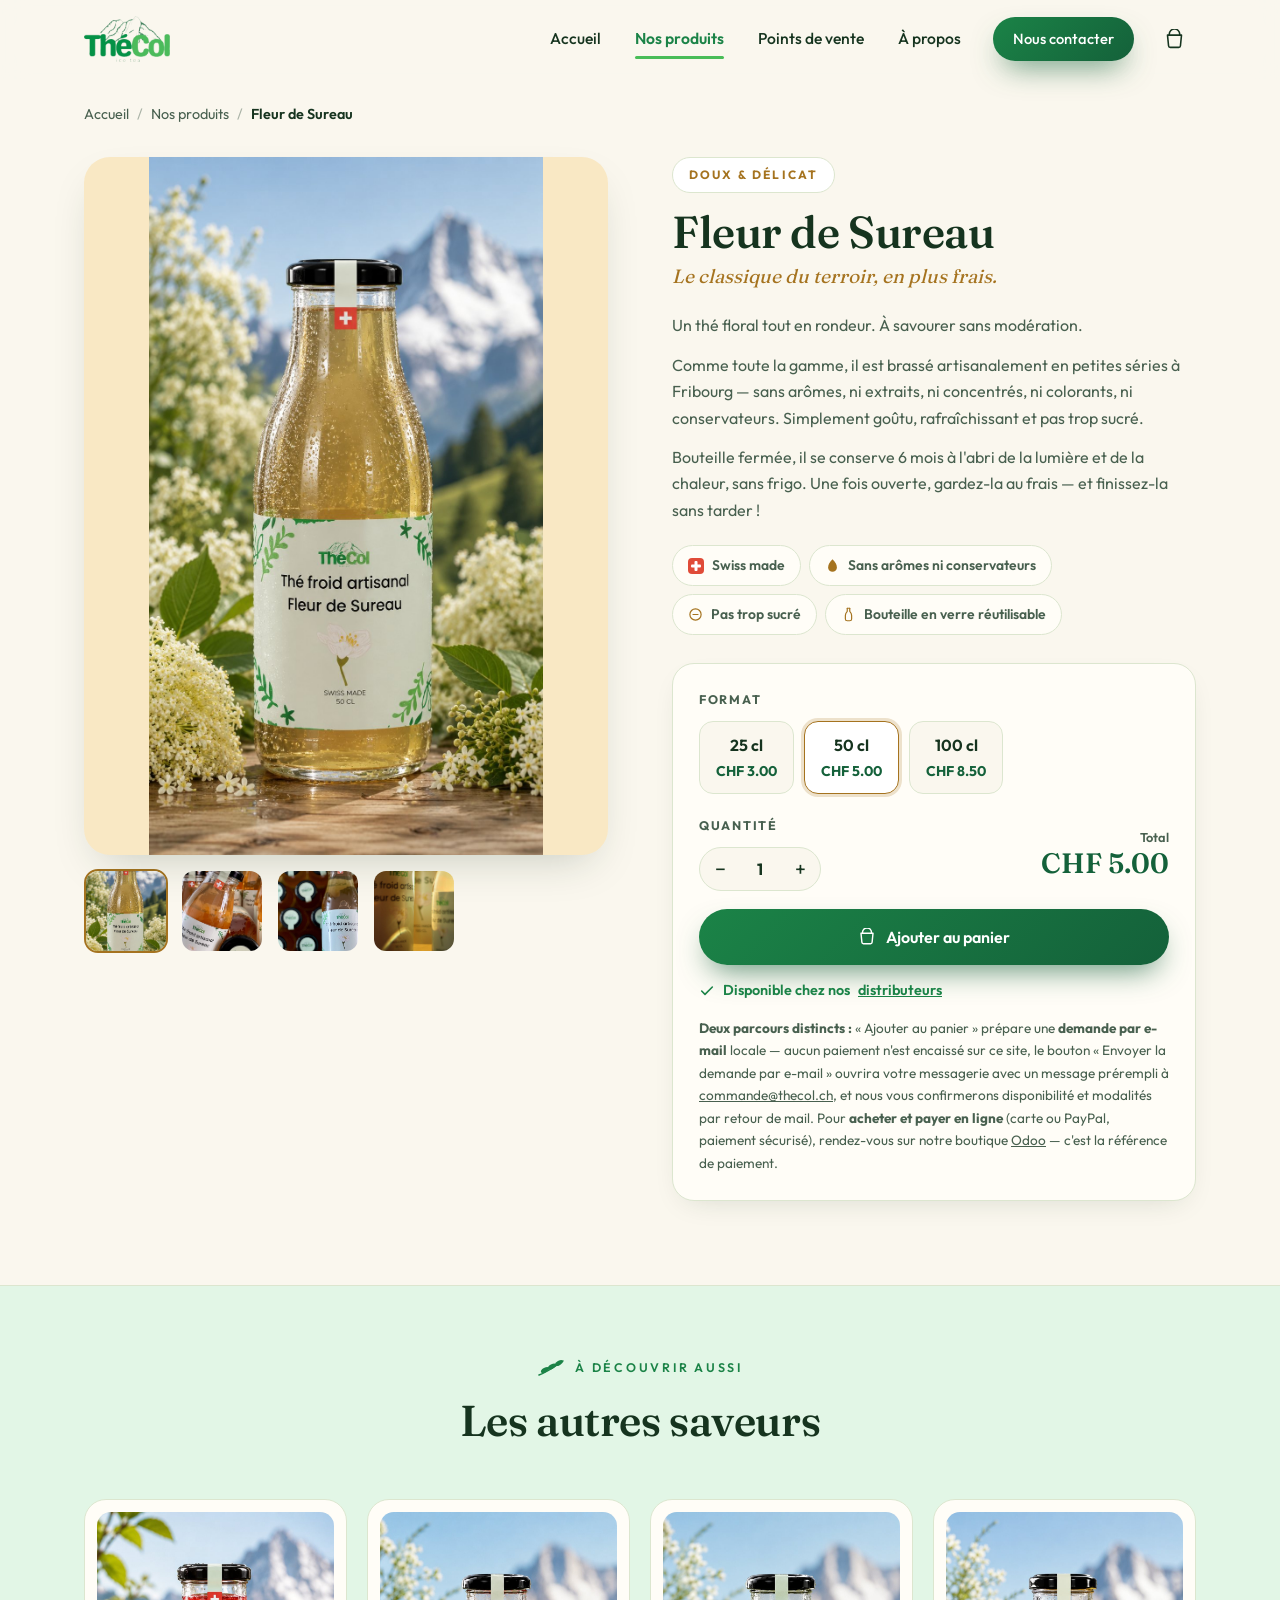
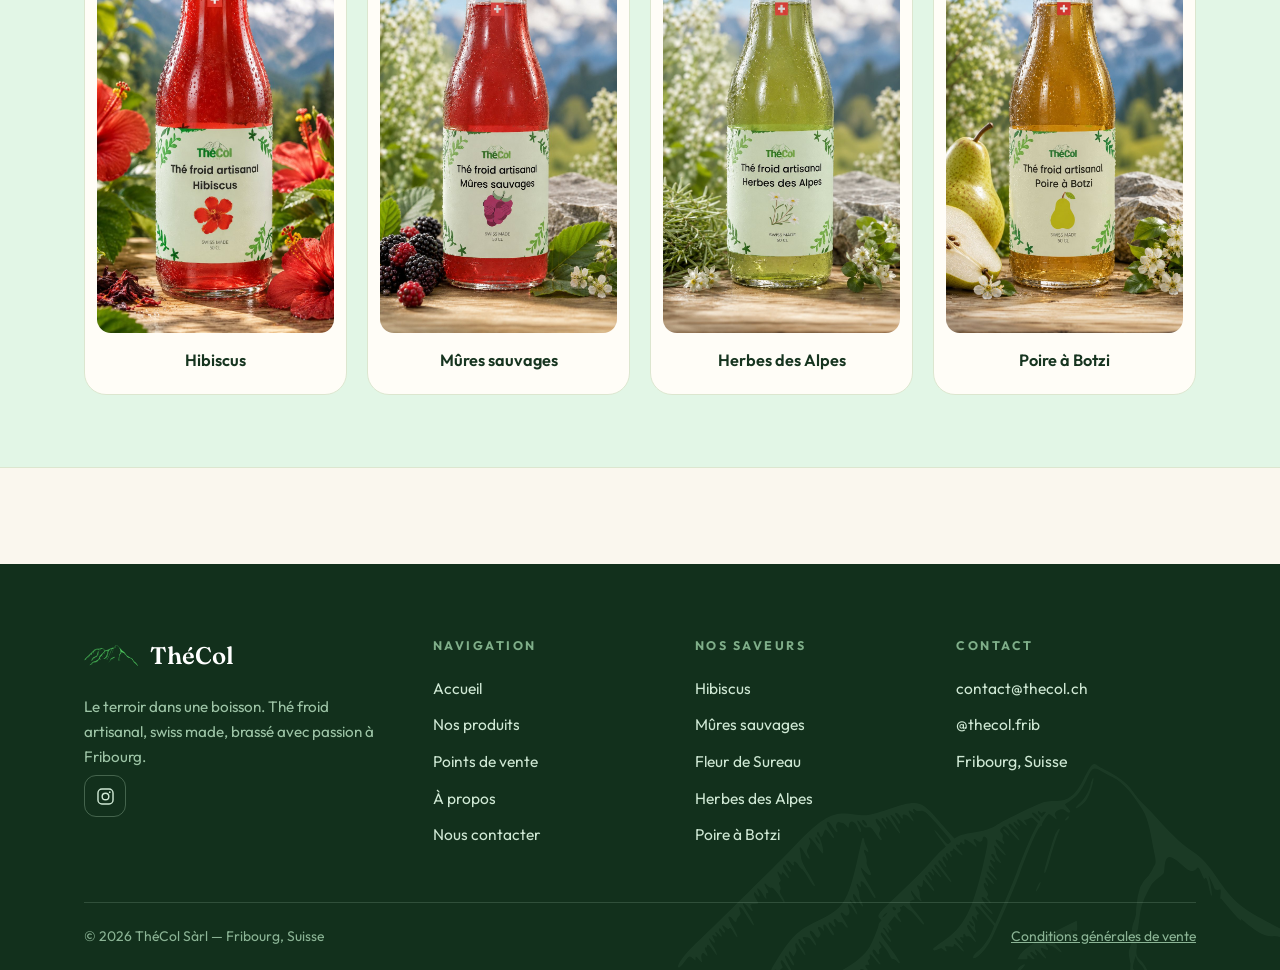
<file: produit-sureau.html>
<!DOCTYPE html>
<html lang="fr">
<head>
  <meta charset="UTF-8">
  <meta name="viewport" content="width=device-width, initial-scale=1.0">
  <title>Fleur de Sureau — Thé froid artisanal | ThéCol</title>
  <meta name="description" content="ThéCol Fleur de Sureau : un thé floral tout en rondeur, à savourer sans modération. Artisanal suisse brassé à Fribourg, sans arômes ni conservateurs. 25, 50 et 100 cl.">
  <link rel="canonical" href="https://philippe-ong.github.io/thecol-site/produit-sureau.html">
  <meta property="og:type" content="product">
  <meta property="og:site_name" content="ThéCol">
  <meta property="og:title" content="Fleur de Sureau — Thé froid artisanal | ThéCol">
  <meta property="og:description" content="ThéCol Fleur de Sureau : un thé floral tout en rondeur, à savourer sans modération. Artisanal suisse brassé à Fribourg, sans arômes ni conservateurs. 25, 50 et 100 cl.">
  <meta property="og:url" content="https://philippe-ong.github.io/thecol-site/produit-sureau.html">
  <meta property="og:image" content="https://philippe-ong.github.io/thecol-site/assets/web/produit-sureau.jpg">
  <meta name="twitter:card" content="summary_large_image">
  <meta name="twitter:title" content="Fleur de Sureau — Thé froid artisanal | ThéCol">
  <meta name="twitter:description" content="ThéCol Fleur de Sureau : un thé floral tout en rondeur, à savourer sans modération. Artisanal suisse brassé à Fribourg, sans arômes ni conservateurs. 25, 50 et 100 cl.">
  <meta name="twitter:url" content="https://philippe-ong.github.io/thecol-site/produit-sureau.html">
  <meta name="twitter:image" content="https://philippe-ong.github.io/thecol-site/assets/web/produit-sureau.jpg">
  <link rel="icon" type="image/svg+xml" href="assets/web/montagne.svg">
  <link rel="icon" type="image/png" sizes="192x192" href="assets/web/icon-192.png">
  <link rel="apple-touch-icon" href="assets/web/icon-192.png">
  <link rel="stylesheet" href="css/style.css?v=8">
  <script type="application/ld+json">
  {
    "@context": "https://schema.org",
    "@type": "Product",
    "name": "ThéCol Fleur de Sureau",
    "description": "Un thé floral tout en rondeur. À savourer sans modération. Thé froid brassé artisanalement en petites séries à Fribourg, sans arômes, ni extraits, ni concentrés, ni colorants, ni conservateurs.",
    "image": "https://philippe-ong.github.io/thecol-site/assets/web/produit-sureau-480.webp",
    "brand": { "@type": "Brand", "name": "ThéCol" },
    "offers": [
      { "@type": "Offer", "sku": "thecol-sureau-25", "price": "3.00", "priceCurrency": "CHF", "name": "Fleur de Sureau 25 cl" },
      { "@type": "Offer", "sku": "thecol-sureau-50", "price": "5.00", "priceCurrency": "CHF", "name": "Fleur de Sureau 50 cl" },
      { "@type": "Offer", "sku": "thecol-sureau-100", "price": "8.50", "priceCurrency": "CHF", "name": "Fleur de Sureau 100 cl" }
    ]
  }
  </script>
  <script type="application/ld+json">
  {
    "@context": "https://schema.org",
    "@type": "BreadcrumbList",
    "itemListElement": [
      { "@type": "ListItem", "position": 1, "name": "Accueil", "item": "https://philippe-ong.github.io/thecol-site/" },
      { "@type": "ListItem", "position": 2, "name": "Nos produits", "item": "https://philippe-ong.github.io/thecol-site/produits.html" },
      { "@type": "ListItem", "position": 3, "name": "Fleur de Sureau", "item": "https://philippe-ong.github.io/thecol-site/produit-sureau.html" }
    ]
  }
  </script>
</head>
<body>

  <a class="skip-link" href="#main-content">Aller au contenu</a>

  <header class="site-header">
    <div class="wrap header-inner">
      <a class="brand" href="index.html" aria-label="ThéCol — accueil">
        <img src="assets/web/logo-header.png" alt="ThéCol">
      </a>
      <nav class="main-nav" aria-label="Navigation principale">
        <a href="index.html">Accueil</a>
        <a href="produits.html" class="active" aria-current="page">Nos produits</a>
        <a href="points-de-vente.html">Points de vente</a>
        <a href="a-propos.html">À propos</a>
        <a href="contact.html" class="btn small">Nous contacter</a>
      </nav>
      <div class="header-actions">
        <button class="cart-btn" aria-label="Ouvrir le panier">
          <svg width="21" height="21" viewBox="0 0 24 24" fill="none" stroke="currentColor" stroke-width="1.8" stroke-linecap="round" stroke-linejoin="round" aria-hidden="true"><path d="M6 7V6a6 6 0 0 1 12 0v1"/><path d="M4 7h16l-1.2 12.1a2 2 0 0 1-2 1.9H7.2a2 2 0 0 1-2-1.9L4 7Z"/></svg>
          <span class="cart-count" data-cart-count hidden>0</span>
        </button>
        <button class="nav-toggle" aria-label="Ouvrir le menu" aria-expanded="false">
          <span></span><span></span><span></span>
        </button>
      </div>
    </div>
  </header>

  <main id="main-content" class="pd sureau" data-product="sureau">
    <div class="wrap">
      <nav class="breadcrumb" aria-label="Fil d'Ariane">
        <a href="index.html">Accueil</a><span class="sep">/</span>
        <a href="produits.html">Nos produits</a><span class="sep">/</span>
        <span class="here">Fleur de Sureau</span>
      </nav>

      <div class="pd-grid">
        <!-- Galerie -->
        <div class="pd-gallery reveal">
          <div class="pd-main">
            <img id="pd-main-img" src="assets/web/produit-sureau.jpg" alt="Bouteille ThéCol Fleur de Sureau 50 cl">
          </div>
          <div class="pd-thumbs">
            <button class="pd-thumb active" type="button" aria-label="Voir la photo : Bouteille ThéCol Fleur de Sureau 50 cl"><img src="assets/web/produit-sureau.jpg" alt="Bouteille ThéCol Fleur de Sureau 50 cl" loading="lazy"></button>
            <button class="pd-thumb" type="button" aria-label="Voir la photo : ThéCol Fleur de Sureau en production"><img src="assets/web/photo-production.jpg" alt="ThéCol Fleur de Sureau en production" loading="lazy"></button>
            <button class="pd-thumb" type="button" aria-label="Voir la photo : Caisse de bouteilles ThéCol Fleur de Sureau"><img src="assets/web/photo-caisse.jpg" alt="Caisse de bouteilles ThéCol Fleur de Sureau" loading="lazy"></button>
            <button class="pd-thumb" type="button" aria-label="Voir la photo : Bouteilles ThéCol Fleur de Sureau"><img src="assets/web/photo-sureau-ext.jpg" alt="Bouteilles ThéCol Fleur de Sureau" loading="lazy"></button>
          </div>
        </div>

        <!-- Détails & achat -->
        <div class="pd-body reveal d1">
          <span class="tag">Doux &amp; délicat</span>
          <h1>Fleur de Sureau</h1>
          <p class="sub">Le classique du terroir, en plus frais.</p>
          <div class="pd-desc">
            <p>Un thé floral tout en rondeur. À savourer sans modération.</p>
            <p>Comme toute la gamme, il est brassé artisanalement en petites séries à Fribourg — sans arômes, ni extraits, ni concentrés, ni colorants, ni conservateurs. Simplement goûtu, rafraîchissant et pas trop sucré.</p>
            <p>Bouteille fermée, il se conserve 6 mois à l'abri de la lumière et de la chaleur, sans frigo. Une fois ouverte, gardez-la au frais — et finissez-la sans tarder&nbsp;!</p>
          </div>
          <div class="pd-feats">
            <span class="pd-feat"><span class="swiss-cross" aria-hidden="true"></span>Swiss made</span>
            <span class="pd-feat"><svg width="15" height="15" viewBox="0 0 24 24" fill="currentColor" aria-hidden="true"><path d="M12 2C7 7 5 11 5 15a7 7 0 0 0 14 0c0-4-2-8-7-13Z"/></svg> Sans arômes ni conservateurs</span>
            <span class="pd-feat"><svg width="15" height="15" viewBox="0 0 24 24" fill="none" stroke="currentColor" stroke-width="1.9" stroke-linecap="round" stroke-linejoin="round" aria-hidden="true"><circle cx="12" cy="12" r="9"/><path d="M8 12h8"/></svg> Pas trop sucré</span>
            <span class="pd-feat"><svg width="15" height="15" viewBox="0 0 24 24" fill="none" stroke="currentColor" stroke-width="1.9" stroke-linecap="round" stroke-linejoin="round" aria-hidden="true"><path d="M10 2h4"/><path d="M10 2v4.3c0 .6-.2 1.1-.6 1.6C8 9.5 7 11.4 7 13.5V19a3 3 0 0 0 3 3h4a3 3 0 0 0 3-3v-5.5c0-2.1-1-4-2.4-5.6-.4-.5-.6-1-.6-1.6V2"/></svg> Bouteille en verre réutilisable</span>
          </div>

          <div class="buy-box">
            <span class="opt-label">Format</span>
            <div class="format-pills">
              <label class="format-pill"><input type="radio" name="format" value="25"><span>25 cl<b>CHF 3.00</b></span></label>
              <label class="format-pill"><input type="radio" name="format" value="50" checked><span>50 cl<b>CHF 5.00</b></span></label>
              <label class="format-pill"><input type="radio" name="format" value="100"><span>100 cl<b>CHF 8.50</b></span></label>
            </div>
            <div class="buy-row">
              <div>
                <span class="opt-label">Quantité</span>
                <div class="qty">
                  <button id="pd-minus" type="button" aria-label="Réduire la quantité">&minus;</button>
                  <input id="pd-qty" type="number" value="1" min="1" max="99" aria-label="Quantité">
                  <button id="pd-plus" type="button" aria-label="Augmenter la quantité">+</button>
                </div>
              </div>
              <div class="buy-total"><span>Total</span><b id="pd-total">CHF 5.00</b></div>
            </div>
            <div class="buy-actions">
              <button class="btn" id="pd-add" type="button"><svg width="18" height="18" viewBox="0 0 24 24" fill="none" stroke="currentColor" stroke-width="1.9" stroke-linecap="round" stroke-linejoin="round" aria-hidden="true"><path d="M6 7V6a6 6 0 0 1 12 0v1"/><path d="M4 7h16l-1.2 12.1a2 2 0 0 1-2 1.9H7.2a2 2 0 0 1-2-1.9L4 7Z"/></svg> Ajouter au panier</button>
            </div>
            <p class="stock-note"><svg width="16" height="16" viewBox="0 0 24 24" fill="none" stroke="currentColor" stroke-width="2.4" stroke-linecap="round" stroke-linejoin="round" aria-hidden="true"><path d="M20 6 9 17l-5-5"/></svg> Disponible chez nos <a href="points-de-vente.html" style="color:inherit;">distributeurs</a></p>
            <p class="form-hint"><b>Deux parcours distincts&nbsp;:</b> «&nbsp;Ajouter au panier&nbsp;» prépare une <b>demande par e-mail</b> locale — aucun paiement n'est encaissé sur ce site, le bouton «&nbsp;Envoyer la demande par e-mail&nbsp;» ouvrira votre messagerie avec un message prérempli à <a href="mailto:commande@thecol.ch">commande@thecol.ch</a>, et nous vous confirmerons disponibilité et modalités par retour de mail. Pour <b>acheter et payer en ligne</b> (carte ou PayPal, paiement sécurisé), rendez-vous sur notre boutique <a href="https://www.thecol.ch/shop" target="_blank" rel="noopener">Odoo</a> — c'est la référence de paiement.</p>
          </div>
        </div>
      </div>
    </div>

    <!-- Autres saveurs -->
    <section class="section tight" style="background: var(--mint-soft); border-block: 1px solid var(--line);">
      <div class="wrap">
        <div class="section-head center reveal">
          <span class="overline"><svg width="28" height="18" viewBox="0 0 28 18" aria-hidden="true"><g fill="currentColor"><path d="M2 16C8 14 16 9 26 2" stroke="currentColor" stroke-width="1.5" fill="none" stroke-linecap="round"/><ellipse cx="8" cy="11" rx="4.5" ry="2.2" transform="rotate(-30 8 11)"/><ellipse cx="15" cy="7.5" rx="4.5" ry="2.2" transform="rotate(-30 15 7.5)"/><ellipse cx="22" cy="4" rx="4.5" ry="2.2" transform="rotate(-30 22 4)"/></g></svg> À découvrir aussi</span>
          <h2>Les autres saveurs</h2>
        </div>
        <div class="flavor-row four">
          <a class="flavor-card" href="produit-hibiscus.html">
            <img src="assets/web/produit-hibiscus.jpg" alt="ThéCol Hibiscus" loading="lazy">
            <b>Hibiscus</b>
          </a>
          <a class="flavor-card" href="produit-mures.html">
            <img src="assets/web/produit-mures.jpg" alt="ThéCol Mûres sauvages" loading="lazy">
            <b>Mûres sauvages</b>
          </a>
          <a class="flavor-card" href="produit-herbes.html">
            <img src="assets/web/produit-herbes.jpg" alt="ThéCol Herbes des Alpes" loading="lazy">
            <b>Herbes des Alpes</b>
          </a>
          <a class="flavor-card" href="produit-poire.html">
            <img src="assets/web/produit-poire.jpg" alt="ThéCol Poire à Botzi" loading="lazy">
            <b>Poire à Botzi</b>
          </a>
        </div>
      </div>
    </section>
  </main>

  <footer class="site-footer">
    <div class="mountain" aria-hidden="true"></div>
    <div class="wrap">
      <div class="footer-grid">
        <div class="footer-brand">
          <div class="foot-logo"><span class="m" aria-hidden="true"></span><b>ThéCol</b></div>
          <p>Le terroir dans une boisson. Thé froid artisanal, swiss made, brassé avec passion à Fribourg.</p>
          <div class="social-row">
            <a href="https://www.instagram.com/thecol.frib/" target="_blank" rel="noopener" aria-label="Instagram">
              <svg width="19" height="19" viewBox="0 0 24 24" fill="none" stroke="currentColor" stroke-width="1.8" stroke-linecap="round" aria-hidden="true"><rect x="2.5" y="2.5" width="19" height="19" rx="5"/><circle cx="12" cy="12" r="4.2"/><circle cx="17.4" cy="6.6" r="1.1" fill="currentColor" stroke="none"/></svg>
            </a>
          </div>
        </div>
        <nav aria-label="Navigation du pied de page">
          <p class="footer-title">Navigation</p>
          <ul>
            <li><a href="index.html">Accueil</a></li>
            <li><a href="produits.html">Nos produits</a></li>
            <li><a href="points-de-vente.html">Points de vente</a></li>
            <li><a href="a-propos.html">À propos</a></li>
            <li><a href="contact.html">Nous contacter</a></li>
          </ul>
        </nav>
        <div>
          <p class="footer-title">Nos saveurs</p>
          <ul>
            <li><a href="produit-hibiscus.html">Hibiscus</a></li>
            <li><a href="produit-mures.html">Mûres sauvages</a></li>
            <li><a href="produit-sureau.html">Fleur de Sureau</a></li>
            <li><a href="produit-herbes.html">Herbes des Alpes</a></li>
            <li><a href="produit-poire.html">Poire à Botzi</a></li>
          </ul>
        </div>
        <div>
          <p class="footer-title">Contact</p>
          <ul>
            <li><a href="mailto:contact@thecol.ch">contact@thecol.ch</a></li>
            <li><a href="https://www.instagram.com/thecol.frib/" target="_blank" rel="noopener">@thecol.frib</a></li>
            <li>Fribourg, Suisse</li>
          </ul>
        </div>
      </div>
      <div class="footer-bottom">
        <span>© <span data-year>2026</span> ThéCol Sàrl — Fribourg, Suisse</span>
        <a href="contact.html#cgv">Conditions générales de vente</a>
      </div>
    </div>
  </footer>

  <script src="js/main.js?v=8"></script>
</body>
</html>
</file>
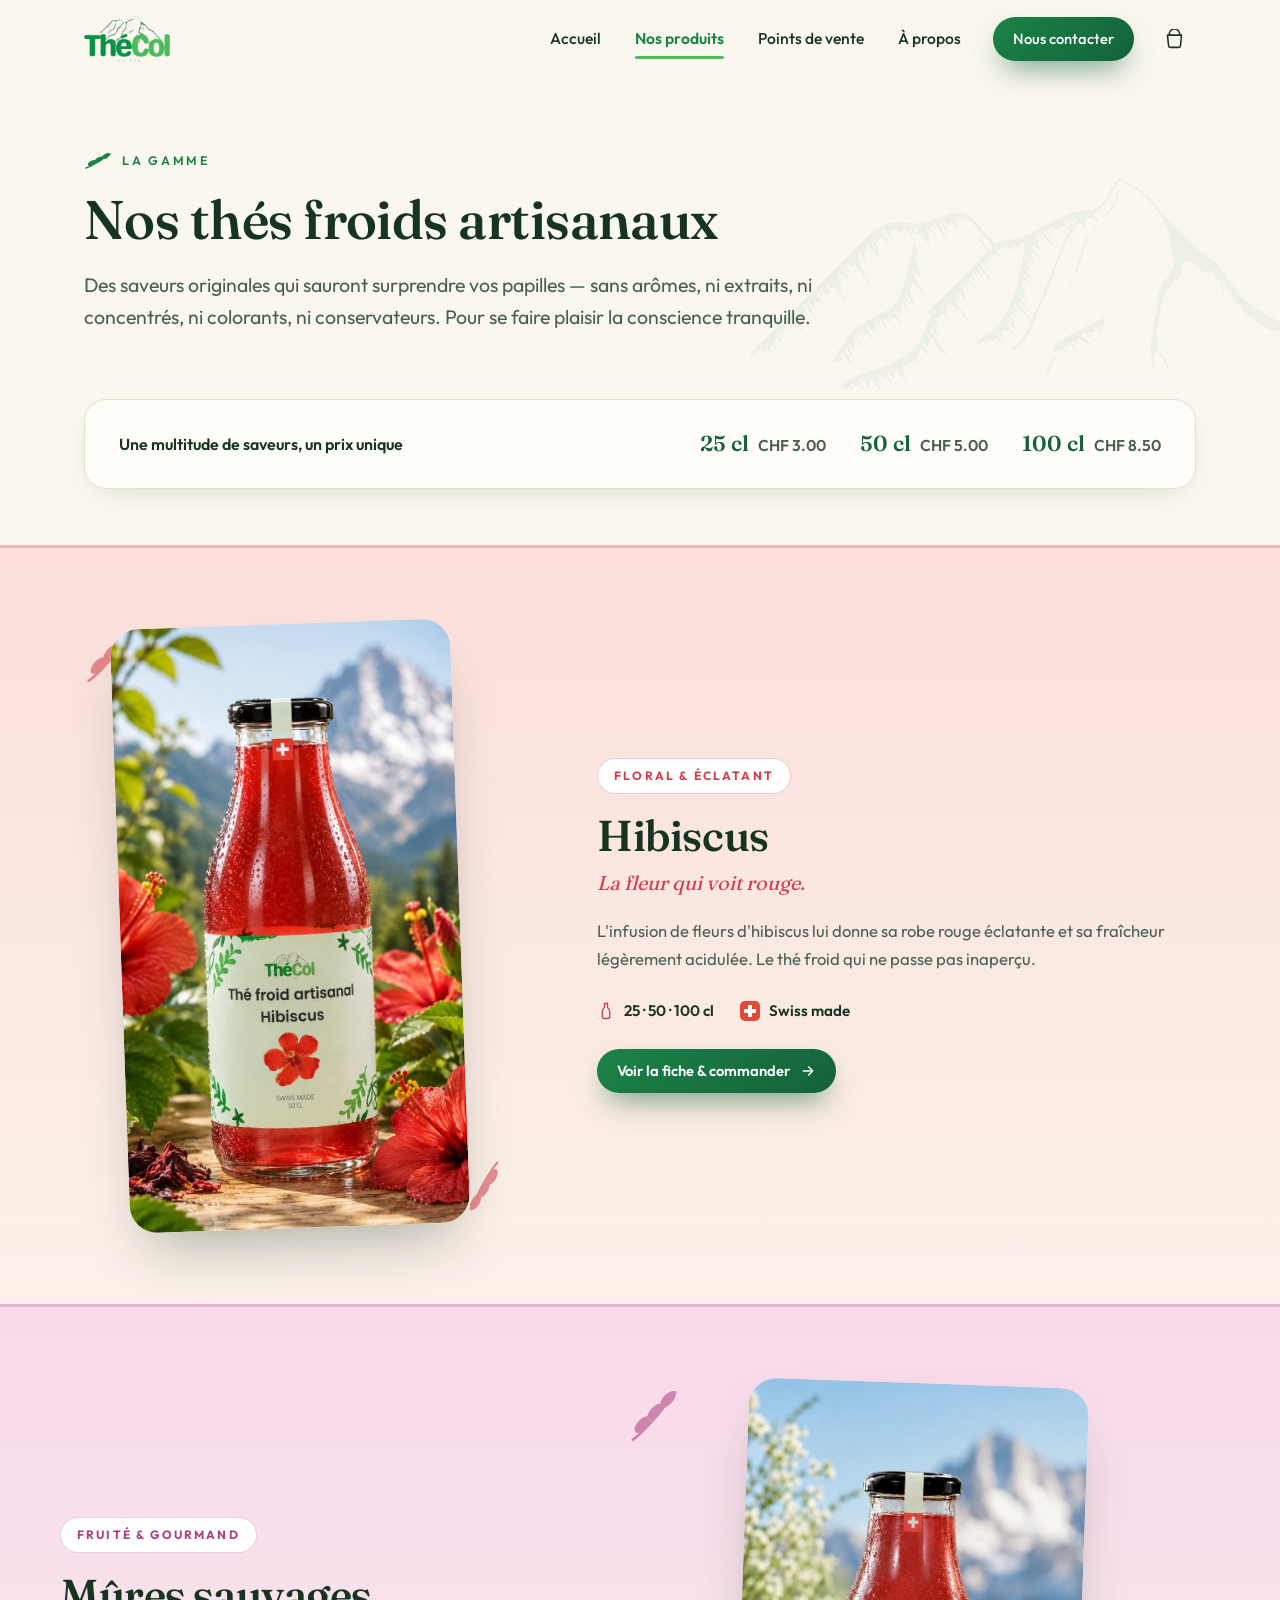
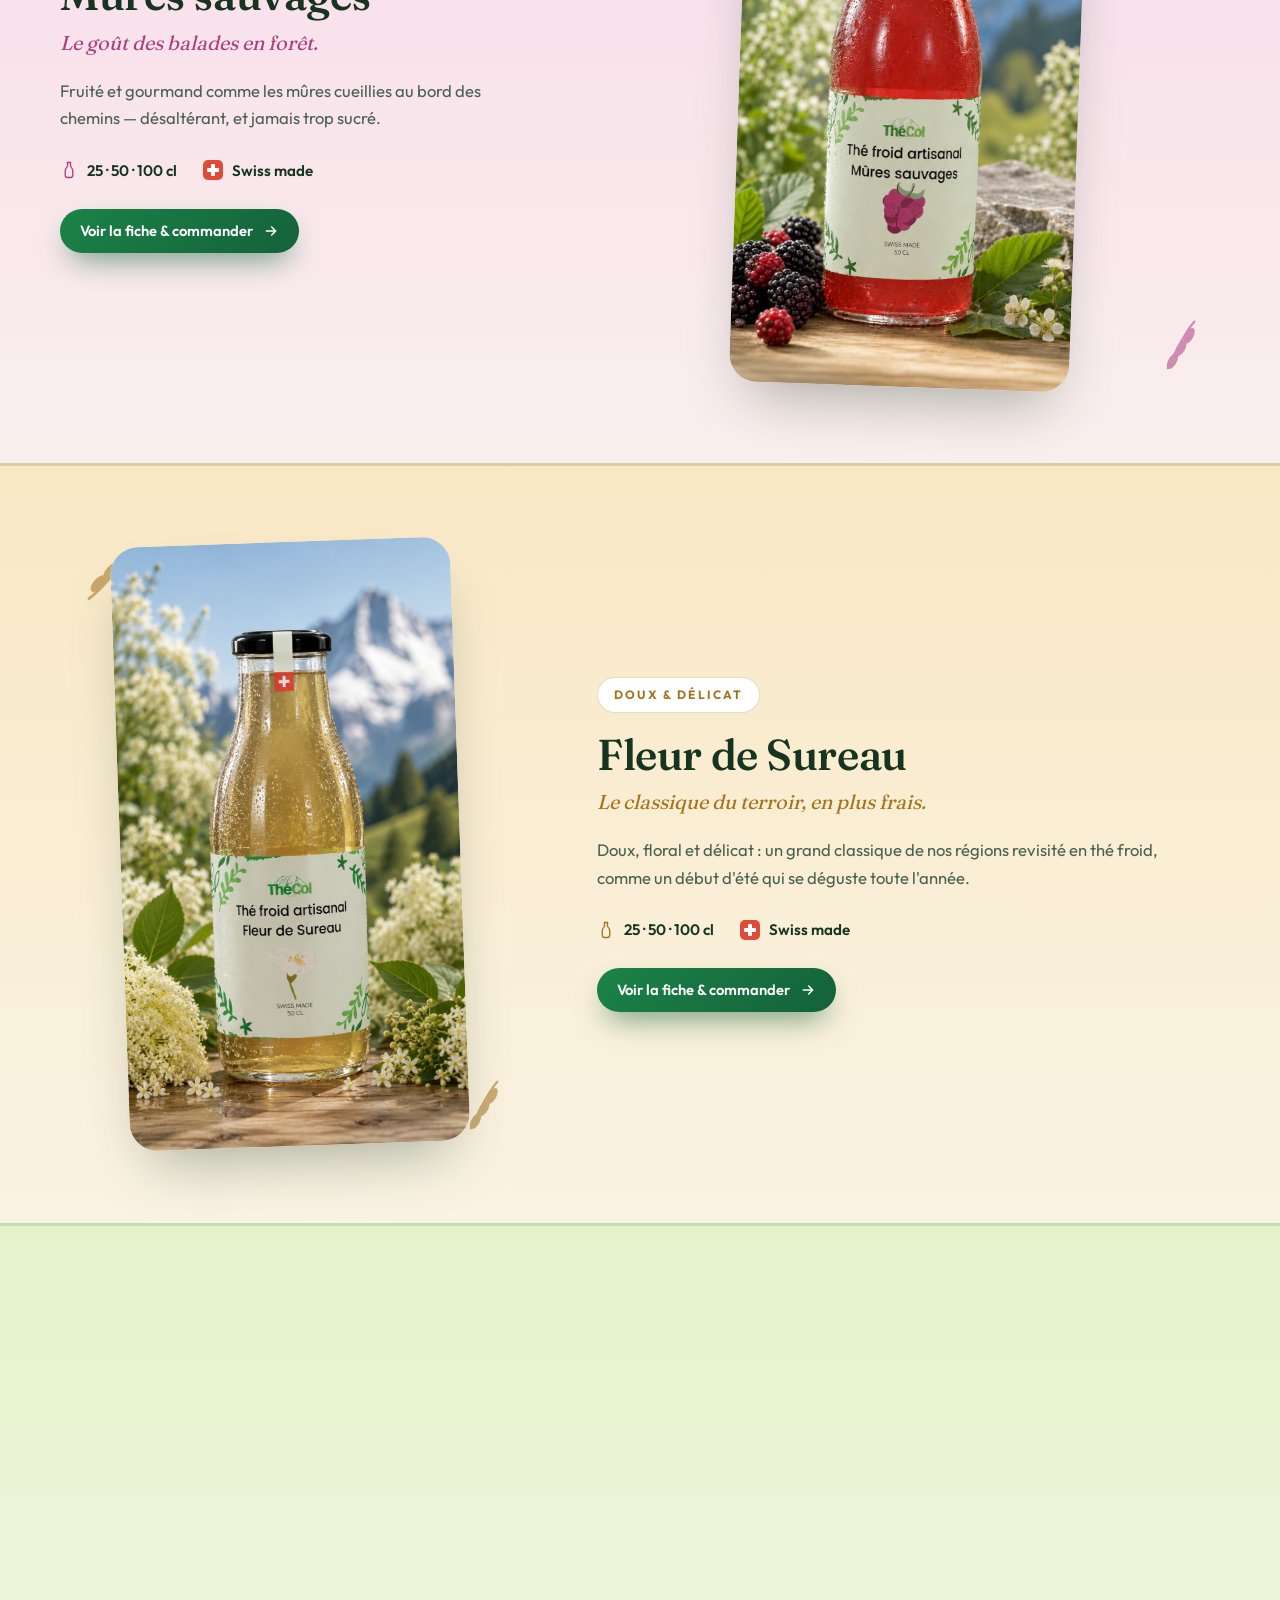
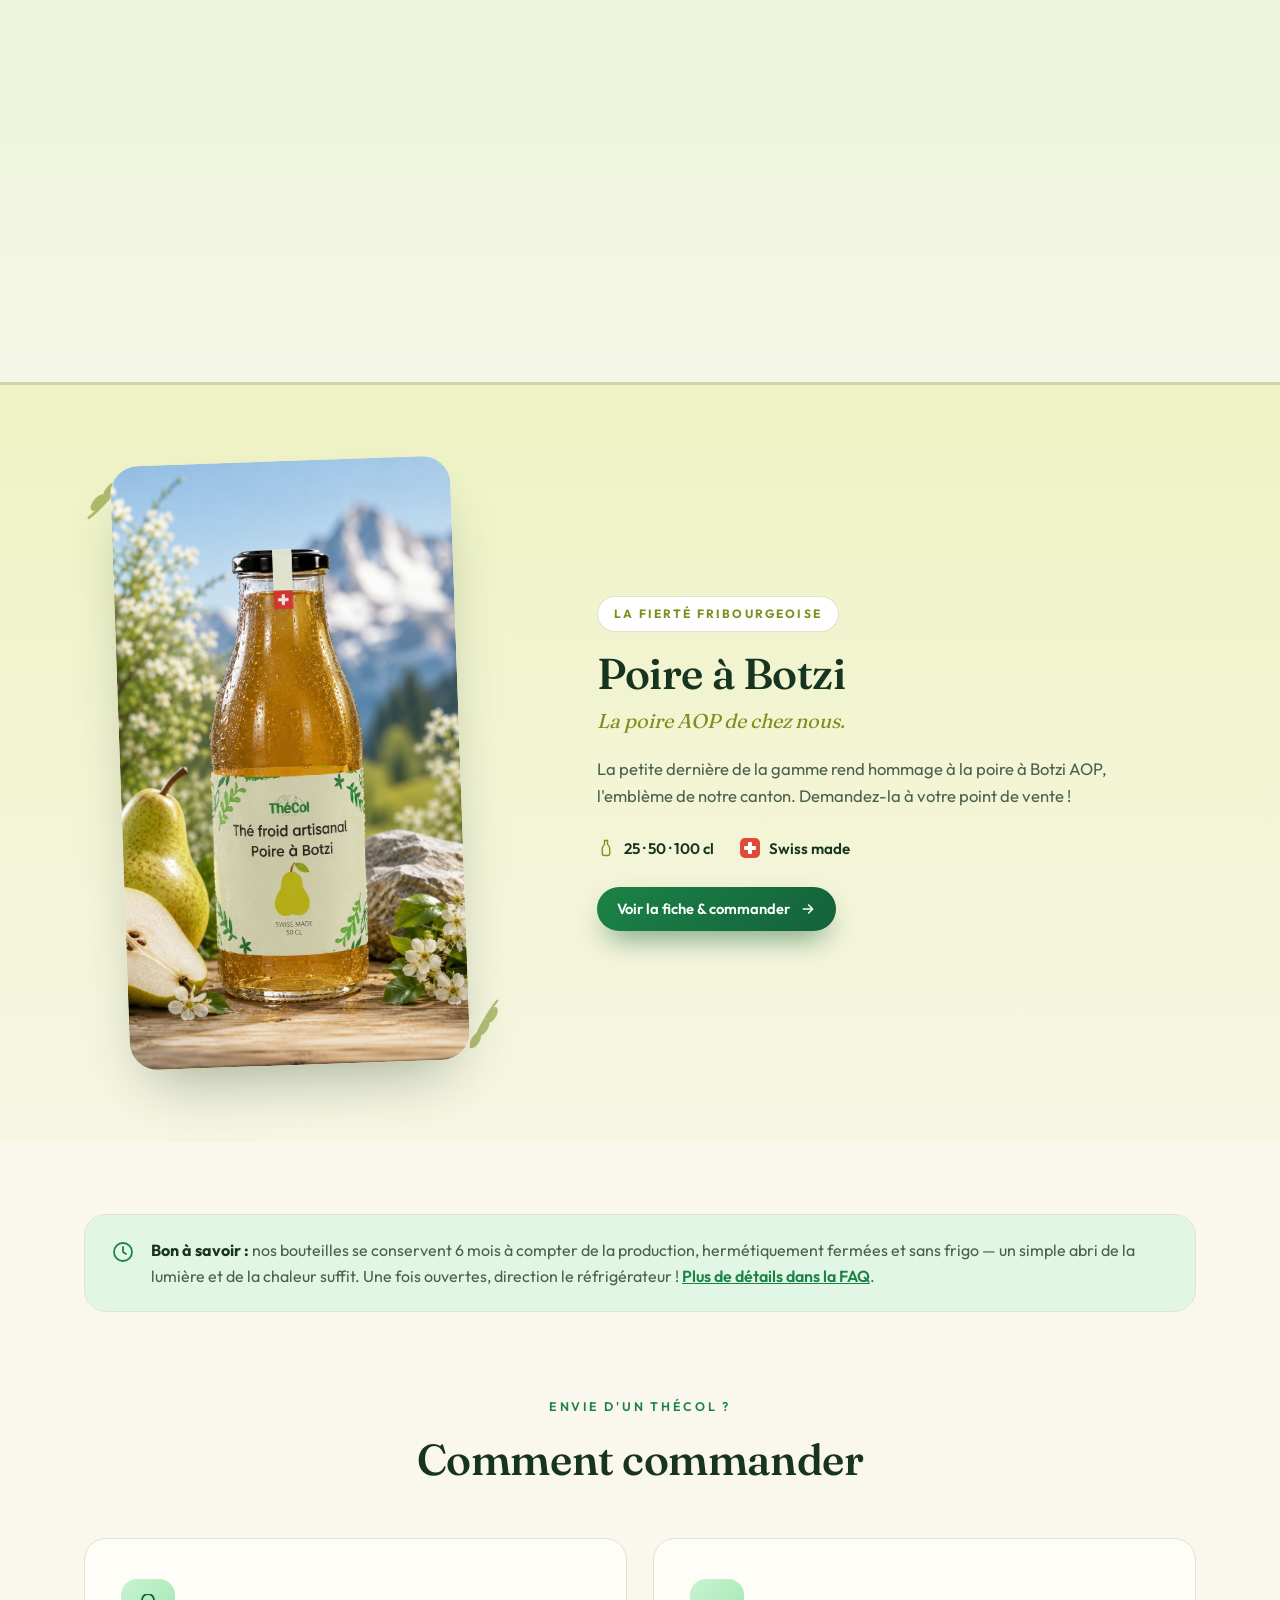
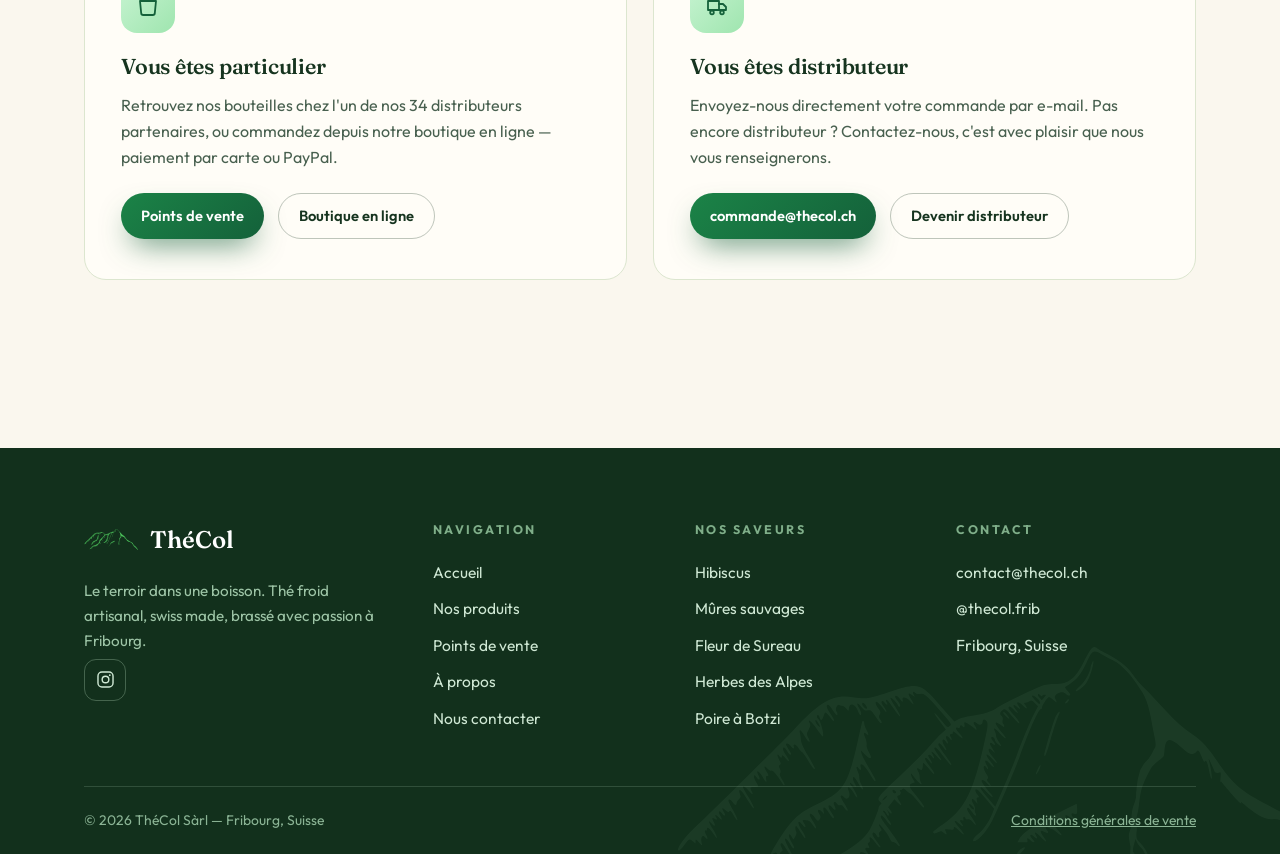
<file: produits.html>
<!DOCTYPE html>
<html lang="fr">
<head>
  <meta charset="UTF-8">
  <meta name="viewport" content="width=device-width, initial-scale=1.0">
  <title>Nos produits — ThéCol | Thés froids artisanaux suisses</title>
  <meta name="description" content="Découvrez les thés froids artisanaux ThéCol : Hibiscus, Mûres sauvages, Fleur de Sureau, Herbes des Alpes et Poire à Botzi. Formats 25, 50 et 100 cl.">
  <link rel="canonical" href="https://philippe-ong.github.io/thecol-site/produits.html">
  <meta property="og:type" content="website">
  <meta property="og:site_name" content="ThéCol">
  <meta property="og:title" content="Nos produits — ThéCol | Thés froids artisanaux suisses">
  <meta property="og:description" content="Découvrez les thés froids artisanaux ThéCol : Hibiscus, Mûres sauvages, Fleur de Sureau, Herbes des Alpes et Poire à Botzi. Formats 25, 50 et 100 cl.">
  <meta property="og:url" content="https://philippe-ong.github.io/thecol-site/produits.html">
  <meta property="og:image" content="https://philippe-ong.github.io/thecol-site/assets/web/photo-groupe.jpg">
  <meta name="twitter:card" content="summary_large_image">
  <meta name="twitter:title" content="Nos produits — ThéCol | Thés froids artisanaux suisses">
  <meta name="twitter:description" content="Découvrez les thés froids artisanaux ThéCol : Hibiscus, Mûres sauvages, Fleur de Sureau, Herbes des Alpes et Poire à Botzi. Formats 25, 50 et 100 cl.">
  <meta name="twitter:url" content="https://philippe-ong.github.io/thecol-site/produits.html">
  <meta name="twitter:image" content="https://philippe-ong.github.io/thecol-site/assets/web/photo-groupe.jpg">
  <link rel="icon" type="image/svg+xml" href="assets/web/montagne.svg">
  <link rel="icon" type="image/png" sizes="192x192" href="assets/web/icon-192.png">
  <link rel="apple-touch-icon" href="assets/web/icon-192.png">
  <link rel="stylesheet" href="css/style.css?v=8">
</head>
<body>

  <a class="skip-link" href="#main-content">Aller au contenu</a>

  <header class="site-header">
    <div class="wrap header-inner">
      <a class="brand" href="index.html" aria-label="ThéCol — accueil">
        <img src="assets/web/logo-header.png" alt="ThéCol">
      </a>
      <nav class="main-nav" aria-label="Navigation principale">
        <a href="index.html">Accueil</a>
        <a href="produits.html" class="active" aria-current="page">Nos produits</a>
        <a href="points-de-vente.html">Points de vente</a>
        <a href="a-propos.html">À propos</a>
        <a href="contact.html" class="btn small">Nous contacter</a>
      </nav>
      <div class="header-actions">
        <button class="cart-btn" aria-label="Ouvrir le panier">
          <svg width="21" height="21" viewBox="0 0 24 24" fill="none" stroke="currentColor" stroke-width="1.8" stroke-linecap="round" stroke-linejoin="round" aria-hidden="true"><path d="M6 7V6a6 6 0 0 1 12 0v1"/><path d="M4 7h16l-1.2 12.1a2 2 0 0 1-2 1.9H7.2a2 2 0 0 1-2-1.9L4 7Z"/></svg>
          <span class="cart-count" data-cart-count hidden>0</span>
        </button>
        <button class="nav-toggle" aria-label="Ouvrir le menu" aria-expanded="false">
          <span></span><span></span><span></span>
        </button>
      </div>
    </div>
  </header>

  <main id="main-content">
    <!-- ======================= En-tête de page ======================= -->
    <section class="page-hero">
      <div class="hero-mountain" aria-hidden="true"></div>
      <div class="wrap">
        <span class="overline">
          <svg width="28" height="18" viewBox="0 0 28 18" aria-hidden="true"><g fill="currentColor"><path d="M2 16C8 14 16 9 26 2" stroke="currentColor" stroke-width="1.5" fill="none" stroke-linecap="round"/><ellipse cx="8" cy="11" rx="4.5" ry="2.2" transform="rotate(-30 8 11)"/><ellipse cx="15" cy="7.5" rx="4.5" ry="2.2" transform="rotate(-30 15 7.5)"/><ellipse cx="22" cy="4" rx="4.5" ry="2.2" transform="rotate(-30 22 4)"/></g></svg>
          La gamme
        </span>
        <h1>Nos thés froids artisanaux</h1>
        <p class="lead">Des saveurs originales qui sauront surprendre vos papilles — sans arômes, ni extraits, ni concentrés, ni colorants, ni conservateurs. Pour se faire plaisir la conscience tranquille.</p>
      </div>
    </section>

    <!-- ======================= Prix ======================= -->
    <section style="padding: 10px 0 56px;">
      <div class="wrap">
        <div class="price-banner reveal">
          <div class="intro">
            Une multitude de saveurs, un prix unique
          </div>
          <div class="prices">
            <span class="p"><span class="size">25 cl</span><span class="amount">CHF 3.00</span></span>
            <span class="p"><span class="size">50 cl</span><span class="amount">CHF 5.00</span></span>
            <span class="p"><span class="size">100 cl</span><span class="amount">CHF 8.50</span></span>
          </div>
        </div>
      </div>
    </section>

    <!-- ======================= Hibiscus ======================= -->
    <section class="flavor-section hibiscus" id="hibiscus">
      <div class="wrap flavor-inner">
        <div class="flavor-visual reveal">
          <div class="halo" aria-hidden="true"></div>
          <svg class="sprig f1" width="64" height="42" viewBox="0 0 28 18" aria-hidden="true"><g fill="currentColor"><path d="M2 16C8 14 16 9 26 2" stroke="currentColor" stroke-width="1.2" fill="none" stroke-linecap="round"/><ellipse cx="8" cy="11" rx="4.5" ry="2.2" transform="rotate(-30 8 11)"/><ellipse cx="15" cy="7.5" rx="4.5" ry="2.2" transform="rotate(-30 15 7.5)"/><ellipse cx="22" cy="4" rx="4.5" ry="2.2" transform="rotate(-30 22 4)"/></g></svg>
          <svg class="sprig f2" width="54" height="36" viewBox="0 0 28 18" aria-hidden="true"><g fill="currentColor"><path d="M2 16C8 14 16 9 26 2" stroke="currentColor" stroke-width="1.2" fill="none" stroke-linecap="round"/><ellipse cx="8" cy="11" rx="4.5" ry="2.2" transform="rotate(-30 8 11)"/><ellipse cx="15" cy="7.5" rx="4.5" ry="2.2" transform="rotate(-30 15 7.5)"/><ellipse cx="22" cy="4" rx="4.5" ry="2.2" transform="rotate(-30 22 4)"/></g></svg>
          <a class="arch" href="produit-hibiscus.html" aria-label="Voir la fiche Hibiscus"><img src="assets/web/produit-hibiscus.jpg" alt="Thé froid artisanal ThéCol Hibiscus" loading="lazy"></a>
        </div>
        <div class="flavor-body reveal d1">
          <span class="tag">Floral &amp; éclatant</span>
          <h2><a href="produit-hibiscus.html">Hibiscus</a></h2>
          <p class="sub">La fleur qui voit rouge.</p>
          <p class="desc">L'infusion de fleurs d'hibiscus lui donne sa robe rouge éclatante et sa fraîcheur légèrement acidulée. Le thé froid qui ne passe pas inaperçu.</p>
          <div class="flavor-meta">
            <span class="m">
              <svg width="18" height="18" viewBox="0 0 24 24" fill="none" stroke="currentColor" stroke-width="1.8" stroke-linecap="round" stroke-linejoin="round" aria-hidden="true"><path d="M10 2h4"/><path d="M10 2v4.3c0 .6-.2 1.1-.6 1.6C8 9.5 7 11.4 7 13.5V19a3 3 0 0 0 3 3h4a3 3 0 0 0 3-3v-5.5c0-2.1-1-4-2.4-5.6-.4-.5-.6-1-.6-1.6V2"/></svg>
              25 · 50 · 100 cl
            </span>
            <span class="m"><span class="swiss-cross" aria-hidden="true"></span>Swiss made</span>
          </div>
          <div class="hero-actions" style="margin: 26px 0 0;">
            <a class="btn small" href="produit-hibiscus.html">Voir la fiche &amp; commander <svg width="16" height="16" viewBox="0 0 24 24" fill="none" stroke="currentColor" stroke-width="2.2" stroke-linecap="round" stroke-linejoin="round" aria-hidden="true"><path d="M5 12h14m-6-6 6 6-6 6"/></svg></a>
          </div>
        </div>
      </div>
    </section>

    <!-- ======================= Mûres sauvages ======================= -->
    <section class="flavor-section mures rev" id="mures">
      <div class="wrap flavor-inner">
        <div class="flavor-visual reveal">
          <div class="halo" aria-hidden="true"></div>
          <svg class="sprig f1" width="64" height="42" viewBox="0 0 28 18" aria-hidden="true"><g fill="currentColor"><path d="M2 16C8 14 16 9 26 2" stroke="currentColor" stroke-width="1.2" fill="none" stroke-linecap="round"/><ellipse cx="8" cy="11" rx="4.5" ry="2.2" transform="rotate(-30 8 11)"/><ellipse cx="15" cy="7.5" rx="4.5" ry="2.2" transform="rotate(-30 15 7.5)"/><ellipse cx="22" cy="4" rx="4.5" ry="2.2" transform="rotate(-30 22 4)"/></g></svg>
          <svg class="sprig f2" width="54" height="36" viewBox="0 0 28 18" aria-hidden="true"><g fill="currentColor"><path d="M2 16C8 14 16 9 26 2" stroke="currentColor" stroke-width="1.2" fill="none" stroke-linecap="round"/><ellipse cx="8" cy="11" rx="4.5" ry="2.2" transform="rotate(-30 8 11)"/><ellipse cx="15" cy="7.5" rx="4.5" ry="2.2" transform="rotate(-30 15 7.5)"/><ellipse cx="22" cy="4" rx="4.5" ry="2.2" transform="rotate(-30 22 4)"/></g></svg>
          <a class="arch" href="produit-mures.html" aria-label="Voir la fiche Mûres sauvages"><img src="assets/web/produit-mures.jpg" alt="Thé froid artisanal ThéCol Mûres sauvages" loading="lazy"></a>
        </div>
        <div class="flavor-body reveal d1">
          <span class="tag">Fruité &amp; gourmand</span>
          <h2><a href="produit-mures.html">Mûres sauvages</a></h2>
          <p class="sub">Le goût des balades en forêt.</p>
          <p class="desc">Fruité et gourmand comme les mûres cueillies au bord des chemins — désaltérant, et jamais trop sucré.</p>
          <div class="flavor-meta">
            <span class="m">
              <svg width="18" height="18" viewBox="0 0 24 24" fill="none" stroke="currentColor" stroke-width="1.8" stroke-linecap="round" stroke-linejoin="round" aria-hidden="true"><path d="M10 2h4"/><path d="M10 2v4.3c0 .6-.2 1.1-.6 1.6C8 9.5 7 11.4 7 13.5V19a3 3 0 0 0 3 3h4a3 3 0 0 0 3-3v-5.5c0-2.1-1-4-2.4-5.6-.4-.5-.6-1-.6-1.6V2"/></svg>
              25 · 50 · 100 cl
            </span>
            <span class="m"><span class="swiss-cross" aria-hidden="true"></span>Swiss made</span>
          </div>
          <div class="hero-actions" style="margin: 26px 0 0;">
            <a class="btn small" href="produit-mures.html">Voir la fiche &amp; commander <svg width="16" height="16" viewBox="0 0 24 24" fill="none" stroke="currentColor" stroke-width="2.2" stroke-linecap="round" stroke-linejoin="round" aria-hidden="true"><path d="M5 12h14m-6-6 6 6-6 6"/></svg></a>
          </div>
        </div>
      </div>
    </section>

    <!-- ======================= Fleur de Sureau ======================= -->
    <section class="flavor-section sureau" id="sureau">
      <div class="wrap flavor-inner">
        <div class="flavor-visual reveal">
          <div class="halo" aria-hidden="true"></div>
          <svg class="sprig f1" width="64" height="42" viewBox="0 0 28 18" aria-hidden="true"><g fill="currentColor"><path d="M2 16C8 14 16 9 26 2" stroke="currentColor" stroke-width="1.2" fill="none" stroke-linecap="round"/><ellipse cx="8" cy="11" rx="4.5" ry="2.2" transform="rotate(-30 8 11)"/><ellipse cx="15" cy="7.5" rx="4.5" ry="2.2" transform="rotate(-30 15 7.5)"/><ellipse cx="22" cy="4" rx="4.5" ry="2.2" transform="rotate(-30 22 4)"/></g></svg>
          <svg class="sprig f2" width="54" height="36" viewBox="0 0 28 18" aria-hidden="true"><g fill="currentColor"><path d="M2 16C8 14 16 9 26 2" stroke="currentColor" stroke-width="1.2" fill="none" stroke-linecap="round"/><ellipse cx="8" cy="11" rx="4.5" ry="2.2" transform="rotate(-30 8 11)"/><ellipse cx="15" cy="7.5" rx="4.5" ry="2.2" transform="rotate(-30 15 7.5)"/><ellipse cx="22" cy="4" rx="4.5" ry="2.2" transform="rotate(-30 22 4)"/></g></svg>
          <a class="arch" href="produit-sureau.html" aria-label="Voir la fiche Fleur de Sureau"><img src="assets/web/produit-sureau.jpg" alt="Thé froid artisanal ThéCol Fleur de Sureau" loading="lazy"></a>
        </div>
        <div class="flavor-body reveal d1">
          <span class="tag">Doux &amp; délicat</span>
          <h2><a href="produit-sureau.html">Fleur de Sureau</a></h2>
          <p class="sub">Le classique du terroir, en plus frais.</p>
          <p class="desc">Doux, floral et délicat : un grand classique de nos régions revisité en thé froid, comme un début d'été qui se déguste toute l'année.</p>
          <div class="flavor-meta">
            <span class="m">
              <svg width="18" height="18" viewBox="0 0 24 24" fill="none" stroke="currentColor" stroke-width="1.8" stroke-linecap="round" stroke-linejoin="round" aria-hidden="true"><path d="M10 2h4"/><path d="M10 2v4.3c0 .6-.2 1.1-.6 1.6C8 9.5 7 11.4 7 13.5V19a3 3 0 0 0 3 3h4a3 3 0 0 0 3-3v-5.5c0-2.1-1-4-2.4-5.6-.4-.5-.6-1-.6-1.6V2"/></svg>
              25 · 50 · 100 cl
            </span>
            <span class="m"><span class="swiss-cross" aria-hidden="true"></span>Swiss made</span>
          </div>
          <div class="hero-actions" style="margin: 26px 0 0;">
            <a class="btn small" href="produit-sureau.html">Voir la fiche &amp; commander <svg width="16" height="16" viewBox="0 0 24 24" fill="none" stroke="currentColor" stroke-width="2.2" stroke-linecap="round" stroke-linejoin="round" aria-hidden="true"><path d="M5 12h14m-6-6 6 6-6 6"/></svg></a>
          </div>
        </div>
      </div>
    </section>

    <!-- ======================= Herbes des Alpes ======================= -->
    <section class="flavor-section herbes rev" id="herbes">
      <div class="wrap flavor-inner">
        <div class="flavor-visual reveal">
          <div class="halo" aria-hidden="true"></div>
          <svg class="sprig f1" width="64" height="42" viewBox="0 0 28 18" aria-hidden="true"><g fill="currentColor"><path d="M2 16C8 14 16 9 26 2" stroke="currentColor" stroke-width="1.2" fill="none" stroke-linecap="round"/><ellipse cx="8" cy="11" rx="4.5" ry="2.2" transform="rotate(-30 8 11)"/><ellipse cx="15" cy="7.5" rx="4.5" ry="2.2" transform="rotate(-30 15 7.5)"/><ellipse cx="22" cy="4" rx="4.5" ry="2.2" transform="rotate(-30 22 4)"/></g></svg>
          <svg class="sprig f2" width="54" height="36" viewBox="0 0 28 18" aria-hidden="true"><g fill="currentColor"><path d="M2 16C8 14 16 9 26 2" stroke="currentColor" stroke-width="1.2" fill="none" stroke-linecap="round"/><ellipse cx="8" cy="11" rx="4.5" ry="2.2" transform="rotate(-30 8 11)"/><ellipse cx="15" cy="7.5" rx="4.5" ry="2.2" transform="rotate(-30 15 7.5)"/><ellipse cx="22" cy="4" rx="4.5" ry="2.2" transform="rotate(-30 22 4)"/></g></svg>
          <a class="arch" href="produit-herbes.html" aria-label="Voir la fiche Herbes des Alpes"><img src="assets/web/produit-herbes.jpg" alt="Thé froid artisanal ThéCol Herbes des Alpes" loading="lazy"></a>
        </div>
        <div class="flavor-body reveal d1">
          <span class="tag">Frais &amp; herbacé</span>
          <h2><a href="produit-herbes.html">Herbes des Alpes</a></h2>
          <p class="sub">Un air d'alpage en bouteille.</p>
          <p class="desc">Une infusion d'herbes fraîche et herbacée, d'une buvabilité redoutable. L'esprit des alpages, à boire bien frais.</p>
          <div class="flavor-meta">
            <span class="m">
              <svg width="18" height="18" viewBox="0 0 24 24" fill="none" stroke="currentColor" stroke-width="1.8" stroke-linecap="round" stroke-linejoin="round" aria-hidden="true"><path d="M10 2h4"/><path d="M10 2v4.3c0 .6-.2 1.1-.6 1.6C8 9.5 7 11.4 7 13.5V19a3 3 0 0 0 3 3h4a3 3 0 0 0 3-3v-5.5c0-2.1-1-4-2.4-5.6-.4-.5-.6-1-.6-1.6V2"/></svg>
              25 · 50 · 100 cl
            </span>
            <span class="m"><span class="swiss-cross" aria-hidden="true"></span>Swiss made</span>
          </div>
          <div class="hero-actions" style="margin: 26px 0 0;">
            <a class="btn small" href="produit-herbes.html">Voir la fiche &amp; commander <svg width="16" height="16" viewBox="0 0 24 24" fill="none" stroke="currentColor" stroke-width="2.2" stroke-linecap="round" stroke-linejoin="round" aria-hidden="true"><path d="M5 12h14m-6-6 6 6-6 6"/></svg></a>
          </div>
        </div>
      </div>
    </section>

    <!-- ======================= Poire à Botzi ======================= -->
    <section class="flavor-section poire" id="poire">
      <div class="wrap flavor-inner">
        <div class="flavor-visual reveal">
          <div class="halo" aria-hidden="true"></div>
          <svg class="sprig f1" width="64" height="42" viewBox="0 0 28 18" aria-hidden="true"><g fill="currentColor"><path d="M2 16C8 14 16 9 26 2" stroke="currentColor" stroke-width="1.2" fill="none" stroke-linecap="round"/><ellipse cx="8" cy="11" rx="4.5" ry="2.2" transform="rotate(-30 8 11)"/><ellipse cx="15" cy="7.5" rx="4.5" ry="2.2" transform="rotate(-30 15 7.5)"/><ellipse cx="22" cy="4" rx="4.5" ry="2.2" transform="rotate(-30 22 4)"/></g></svg>
          <svg class="sprig f2" width="54" height="36" viewBox="0 0 28 18" aria-hidden="true"><g fill="currentColor"><path d="M2 16C8 14 16 9 26 2" stroke="currentColor" stroke-width="1.2" fill="none" stroke-linecap="round"/><ellipse cx="8" cy="11" rx="4.5" ry="2.2" transform="rotate(-30 8 11)"/><ellipse cx="15" cy="7.5" rx="4.5" ry="2.2" transform="rotate(-30 15 7.5)"/><ellipse cx="22" cy="4" rx="4.5" ry="2.2" transform="rotate(-30 22 4)"/></g></svg>
          <a class="arch" href="produit-poire.html" aria-label="Voir la fiche Poire à Botzi">
            <img src="assets/web/produit-poire.jpg" alt="Thé froid artisanal ThéCol Poire à Botzi" loading="lazy">
          </a>
        </div>
        <div class="flavor-body reveal d1">
          <span class="tag">La fierté fribourgeoise</span>
          <h2><a href="produit-poire.html">Poire à Botzi</a></h2>
          <p class="sub">La poire AOP de chez nous.</p>
          <p class="desc">La petite dernière de la gamme rend hommage à la poire à Botzi AOP, l'emblème de notre canton. Demandez-la à votre point de vente&nbsp;!</p>
          <div class="flavor-meta">
            <span class="m">
              <svg width="18" height="18" viewBox="0 0 24 24" fill="none" stroke="currentColor" stroke-width="1.8" stroke-linecap="round" stroke-linejoin="round" aria-hidden="true"><path d="M10 2h4"/><path d="M10 2v4.3c0 .6-.2 1.1-.6 1.6C8 9.5 7 11.4 7 13.5V19a3 3 0 0 0 3 3h4a3 3 0 0 0 3-3v-5.5c0-2.1-1-4-2.4-5.6-.4-.5-.6-1-.6-1.6V2"/></svg>
              25 · 50 · 100 cl
            </span>
            <span class="m"><span class="swiss-cross" aria-hidden="true"></span>Swiss made</span>
          </div>
          <div class="hero-actions" style="margin: 26px 0 0;">
            <a class="btn small" href="produit-poire.html">Voir la fiche &amp; commander <svg width="16" height="16" viewBox="0 0 24 24" fill="none" stroke="currentColor" stroke-width="2.2" stroke-linecap="round" stroke-linejoin="round" aria-hidden="true"><path d="M5 12h14m-6-6 6 6-6 6"/></svg></a>
          </div>
        </div>
      </div>
    </section>

    <!-- ======================= Conservation ======================= -->
    <section class="section tight">
      <div class="wrap">
        <div class="note-strip reveal">
          <svg width="24" height="24" viewBox="0 0 24 24" fill="none" stroke="currentColor" stroke-width="1.8" stroke-linecap="round" aria-hidden="true"><circle cx="12" cy="12" r="9"/><path d="M12 7v5l3 2"/></svg>
          <p><b>Bon à savoir :</b> nos bouteilles se conservent 6 mois à compter de la production, hermétiquement fermées et sans frigo — un simple abri de la lumière et de la chaleur suffit. Une fois ouvertes, direction le réfrigérateur&nbsp;! <a href="index.html#faq" style="color:var(--green-700);font-weight:600;">Plus de détails dans la FAQ</a>.</p>
        </div>
      </div>
    </section>

    <!-- ======================= Commander ======================= -->
    <section class="section tight" style="padding-top: 8px;">
      <div class="wrap">
        <div class="section-head center reveal">
          <span class="overline">Envie d'un ThéCol&nbsp;?</span>
          <h2>Comment commander</h2>
        </div>
        <div class="order-grid">
          <div class="order-card reveal">
            <div class="ico">
              <svg width="24" height="24" viewBox="0 0 24 24" fill="none" stroke="currentColor" stroke-width="1.8" stroke-linecap="round" stroke-linejoin="round" aria-hidden="true"><path d="M6 7V6a6 6 0 0 1 12 0v1"/><path d="M4 7h16l-1.2 12.1a2 2 0 0 1-2 1.9H7.2a2 2 0 0 1-2-1.9L4 7Z"/></svg>
            </div>
            <h3>Vous êtes particulier</h3>
            <p>Retrouvez nos bouteilles chez l'un de nos 34 distributeurs partenaires, ou commandez depuis notre boutique en ligne — paiement par carte ou PayPal.</p>
            <div class="hero-actions" style="margin:0">
              <a class="btn small" href="points-de-vente.html">Points de vente</a>
              <a class="btn small ghost" href="https://www.thecol.ch/shop" target="_blank" rel="noopener">Boutique en ligne</a>
            </div>
          </div>
          <div class="order-card reveal d1">
            <div class="ico">
              <svg width="24" height="24" viewBox="0 0 24 24" fill="none" stroke="currentColor" stroke-width="1.8" stroke-linecap="round" stroke-linejoin="round" aria-hidden="true"><path d="M3 7h11v9H3z"/><path d="M14 10h4l3 3v3h-7"/><circle cx="7" cy="18.5" r="1.8"/><circle cx="17" cy="18.5" r="1.8"/></svg>
            </div>
            <h3>Vous êtes distributeur</h3>
            <p>Envoyez-nous directement votre commande par e-mail. Pas encore distributeur&nbsp;? Contactez-nous, c'est avec plaisir que nous vous renseignerons.</p>
            <div class="hero-actions" style="margin:0">
              <a class="btn small" href="mailto:commande@thecol.ch">commande@thecol.ch</a>
              <a class="btn small ghost" href="contact.html">Devenir distributeur</a>
            </div>
          </div>
        </div>
      </div>
    </section>
  </main>

  <footer class="site-footer">
    <div class="mountain" aria-hidden="true"></div>
    <div class="wrap">
      <div class="footer-grid">
        <div class="footer-brand">
          <div class="foot-logo"><span class="m" aria-hidden="true"></span><b>ThéCol</b></div>
          <p>Le terroir dans une boisson. Thé froid artisanal, swiss made, brassé avec passion à Fribourg.</p>
          <div class="social-row">
            <a href="https://www.instagram.com/thecol.frib/" target="_blank" rel="noopener" aria-label="Instagram">
              <svg width="19" height="19" viewBox="0 0 24 24" fill="none" stroke="currentColor" stroke-width="1.8" stroke-linecap="round" aria-hidden="true"><rect x="2.5" y="2.5" width="19" height="19" rx="5"/><circle cx="12" cy="12" r="4.2"/><circle cx="17.4" cy="6.6" r="1.1" fill="currentColor" stroke="none"/></svg>
            </a>
          </div>
        </div>
        <nav aria-label="Navigation du pied de page">
          <p class="footer-title">Navigation</p>
          <ul>
            <li><a href="index.html">Accueil</a></li>
            <li><a href="produits.html">Nos produits</a></li>
            <li><a href="points-de-vente.html">Points de vente</a></li>
            <li><a href="a-propos.html">À propos</a></li>
            <li><a href="contact.html">Nous contacter</a></li>
          </ul>
        </nav>
        <div>
          <p class="footer-title">Nos saveurs</p>
          <ul>
            <li><a href="produit-hibiscus.html">Hibiscus</a></li>
            <li><a href="produit-mures.html">Mûres sauvages</a></li>
            <li><a href="produit-sureau.html">Fleur de Sureau</a></li>
            <li><a href="produit-herbes.html">Herbes des Alpes</a></li>
            <li><a href="produit-poire.html">Poire à Botzi</a></li>
          </ul>
        </div>
        <div>
          <p class="footer-title">Contact</p>
          <ul>
            <li><a href="mailto:contact@thecol.ch">contact@thecol.ch</a></li>
            <li><a href="https://www.instagram.com/thecol.frib/" target="_blank" rel="noopener">@thecol.frib</a></li>
            <li>Fribourg, Suisse</li>
          </ul>
        </div>
      </div>
      <div class="footer-bottom">
        <span>© <span data-year>2026</span> ThéCol Sàrl — Fribourg, Suisse</span>
        <a href="contact.html#cgv">Conditions générales de vente</a>
      </div>
    </div>
  </footer>

  <script src="js/main.js?v=8"></script>
</body>
</html>
</file>
<file: css/style.css>
/* ==========================================================================
   ThéCol — thecol.ch (version remasterisée)
   Palette issue du logo : vert #29a151 / #49bd58, menthe #dbfee0
   ========================================================================== */

/* Polices auto-hébergées (variables, sous-ensemble latin) */
@font-face {
  font-family: "Fraunces";
  src: url("../assets/fonts/fraunces-latin.woff2") format("woff2");
  font-weight: 100 900;
  font-style: normal;
  font-display: swap;
}
@font-face {
  font-family: "Outfit";
  src: url("../assets/fonts/outfit-latin.woff2") format("woff2");
  font-weight: 100 900;
  font-style: normal;
  font-display: swap;
}

:root {
  --ink: #16341f;
  --ink-soft: #48604f;
  --green-800: #14613a;
  --green-700: #1b8347;
  --green: #29a151;
  --green-light: #49bd58;
  --mint: #c8f4d2;
  --mint-soft: #e2f6e6;
  --cream: #faf7ee;
  --card: #fffdf7;
  --line: #dce6cf;
  --red: #e04b38;
  --amber: #d9a441;

  --hibiscus: #d43e4b;   --hibiscus-soft: #fcdfdb;
  --mures: #ad3f7f;      --mures-soft: #f8d9ea;
  --sureau: #c9973b;     --sureau-soft: #f9e8c4;
  --herbes: #63a832;     --herbes-soft: #e5f3cd;
  --poire: #9fb62c;      --poire-soft: #eef3c4;

  --font-display: "Fraunces", Georgia, serif;
  --font-body: "Outfit", "Segoe UI", sans-serif;

  --radius: 22px;
  --radius-sm: 14px;
  --shadow: 0 18px 45px -18px rgba(22, 52, 31, 0.25);
  --shadow-soft: 0 10px 30px -14px rgba(22, 52, 31, 0.18);
  --wrap: 1160px;

  /* Couleurs « accessibles » (contraste texte blanc >= 4.5:1) tout en conservant l'identité */
  --btn-grad-from: #1b8347; /* ratio 4.79:1 sur blanc */
  --btn-grad-to:   #14613a; /* ratio 7.50:1 sur blanc */
  --btn-shadow:   0 14px 30px -10px rgba(20, 97, 58, 0.7);
  --badge-red:    #d63a26; /* ratio 4.67:1 sur blanc */
  --focus-ring:   #0e6b32;
}

* { margin: 0; padding: 0; box-sizing: border-box; }

html { scroll-behavior: smooth; scroll-padding-top: 96px; }

body {
  font-family: var(--font-body);
  font-weight: 400;
  color: var(--ink);
  background: var(--cream);
  line-height: 1.65;
  -webkit-font-smoothing: antialiased;
  overflow-x: hidden;
}

img { max-width: 100%; display: block; }
a { color: inherit; }
ul { list-style: none; }
button { font: inherit; cursor: pointer; }

.wrap { max-width: var(--wrap); margin: 0 auto; padding: 0 24px; }

::selection { background: var(--green-light); color: #fff; }

/* ---------- Accessibilité : skip link, focus, utilitaires ---------- */

/* Focus visible uniforme et net (liens, boutons, champs, contrôles) */
:focus { outline: none; }
a:focus-visible,
button:focus-visible,
input:focus-visible,
textarea:focus-visible,
select:focus-visible,
summary:focus-visible,
[tabindex]:focus-visible,
.format-pill input:focus-visible + span {
  outline: 3px solid var(--focus-ring);
  outline-offset: 3px;
  border-radius: 10px;
}
/* Variante pour les éléments qui ont déjà leur propre cadre (chips, pills, qty) : on conserve la bordure */
.chip:focus-visible,
.cart-btn:focus-visible,
.cart-close:focus-visible,
.nav-toggle:focus-visible,
.ci-remove:focus-visible,
.pd-thumb:focus-visible {
  outline: 3px solid var(--focus-ring);
  outline-offset: 3px;
}

/* Skip link */
.skip-link {
  position: fixed; left: 12px; top: -100px; z-index: 200;
  background: var(--green-800); color: #fff;
  padding: 12px 18px; border-radius: 10px;
  font-weight: 600; text-decoration: none;
  box-shadow: var(--shadow);
  transition: top 0.2s ease;
}
.skip-link:focus,
.skip-link:focus-visible {
  top: 12px;
  outline: 3px solid #fff;
  outline-offset: 2px;
}

/* aria-current pour le lien de navigation actif */
.main-nav a[aria-current="page"] { color: var(--green-700); font-weight: 600; }
.main-nav a[aria-current="page"]:not(.btn)::after {
  content: ""; position: absolute; left: 14px; right: 14px; bottom: 2px;
  height: 3px; border-radius: 3px; background: var(--green-light);
}

/* utilitaire visually-hidden pour aria-live concis */
.visually-hidden {
  position: absolute !important;
  width: 1px; height: 1px; padding: 0; margin: -1px;
  overflow: hidden; clip: rect(0, 0, 0, 0);
  white-space: nowrap; border: 0;
}

/* ---------- Typographie ---------- */

h1, h2, h3 { font-family: var(--font-display); font-weight: 560; line-height: 1.12; letter-spacing: -0.01em; }

.display { font-size: clamp(2.7rem, 5.6vw, 4.2rem); }
h2, .h2 { font-size: clamp(1.9rem, 3.4vw, 2.7rem); }
h3 { font-size: 1.22rem; line-height: 1.3; }

.lead { font-size: clamp(1.05rem, 1.6vw, 1.22rem); color: var(--ink-soft); max-width: 58ch; }

.overline {
  display: inline-flex; align-items: center; gap: 10px;
  font-size: 0.78rem; font-weight: 600; letter-spacing: 0.22em;
  text-transform: uppercase; color: var(--green-700);
  margin-bottom: 18px;
}
.overline svg { flex: none; }

.center { text-align: center; }
.center .lead { margin-inline: auto; }

/* ---------- Boutons ---------- */

.btn {
  display: inline-flex; align-items: center; gap: 10px;
  background: linear-gradient(135deg, var(--btn-grad-from), var(--btn-grad-to));
  color: #fff; text-decoration: none;
  font-weight: 600; font-size: 1rem;
  padding: 15px 30px; border-radius: 999px;
  border: none;
  box-shadow: var(--btn-shadow);
  transition: transform 0.2s ease, filter 0.2s ease, box-shadow 0.2s ease;
}
.btn:hover { filter: brightness(1.08) saturate(1.1); transform: translateY(-2px); box-shadow: 0 18px 36px -10px rgba(20, 97, 58, 0.7); }
.btn svg { transition: transform 0.2s ease; }
.btn:hover svg { transform: translateX(3px); }

.btn.ghost {
  background: transparent; color: var(--ink);
  border: 1.5px solid rgba(22, 52, 31, 0.28);
  box-shadow: none;
}
.btn.ghost:hover { background: rgba(22, 52, 31, 0.06); color: var(--ink); transform: translateY(-2px); }

.btn.light { background: var(--mint); color: var(--green-800); box-shadow: none; }
.btn.light:hover { background: #fff; }

.btn.ghost-light { background: transparent; color: var(--mint); border: 1.5px solid rgba(219, 254, 224, 0.45); box-shadow: none; }
.btn.ghost-light:hover { background: rgba(219, 254, 224, 0.12); transform: translateY(-2px); }

.btn.small { padding: 10px 20px; font-size: 0.92rem; }

/* ---------- Header ---------- */

.site-header {
  position: sticky; top: 0; z-index: 60;
  background: rgba(250, 247, 238, 0.86);
  backdrop-filter: blur(14px);
  -webkit-backdrop-filter: blur(14px);
  border-bottom: 1px solid transparent;
  transition: border-color 0.25s ease, box-shadow 0.25s ease;
}
.site-header.scrolled { border-bottom-color: var(--line); box-shadow: 0 8px 30px -20px rgba(22, 52, 31, 0.25); }

.header-inner {
  display: flex; align-items: center; justify-content: flex-start;
  gap: 18px; height: 78px;
}

.brand { display: inline-flex; align-items: center; text-decoration: none; }
.brand img { height: 46px; width: auto; }

.header-actions { display: flex; align-items: center; gap: 2px; }

.cart-btn {
  position: relative; width: 44px; height: 44px;
  border: none; background: none; cursor: pointer;
  border-radius: 12px; display: grid; place-items: center;
  color: var(--ink);
  transition: background 0.2s ease, color 0.2s ease;
}
.cart-btn:hover { background: var(--mint-soft); color: var(--green-800); }
.cart-count {
  position: absolute; top: 1px; right: -1px;
  background: var(--badge-red); color: #fff;
  font-size: 0.68rem; font-weight: 700;
  min-width: 18px; height: 18px; border-radius: 999px;
  display: grid; place-items: center; padding: 0 4px;
}
.cart-count[hidden] { display: none; }

.main-nav { display: flex; align-items: center; gap: 6px; margin-left: auto; }
.main-nav a {
  position: relative;
  text-decoration: none; font-weight: 500; font-size: 0.98rem;
  color: var(--ink); padding: 9px 14px; border-radius: 999px;
  transition: background 0.2s ease, color 0.2s ease;
}
.main-nav a:hover { background: var(--mint-soft); color: var(--green-800); }
.main-nav a.active { color: var(--green-700); font-weight: 600; }
.main-nav a.active::after {
  content: ""; position: absolute; left: 14px; right: 14px; bottom: 2px;
  height: 3px; border-radius: 3px; background: var(--green-light);
}
.main-nav .btn { margin-left: 12px; }
.main-nav a.btn {
  color: #fff;
  background: linear-gradient(135deg, var(--btn-grad-from), var(--btn-grad-to));
}
.main-nav a.btn:hover { color: #fff; }

.nav-toggle {
  display: none; background: none; border: none;
  width: 44px; height: 44px; border-radius: 12px;
  align-items: center; justify-content: center; flex-direction: column; gap: 5px;
}
.nav-toggle span { width: 22px; height: 2px; background: var(--ink); border-radius: 2px; transition: transform 0.25s ease, opacity 0.25s ease; }
.nav-open .nav-toggle span:nth-child(1) { transform: translateY(7px) rotate(45deg); }
.nav-open .nav-toggle span:nth-child(2) { opacity: 0; }
.nav-open .nav-toggle span:nth-child(3) { transform: translateY(-7px) rotate(-45deg); }

/* ---------- Hero (accueil) ---------- */

.hero { position: relative; overflow: clip; }
.hero-inner {
  display: grid; grid-template-columns: 1.05fr 0.95fr;
  align-items: center; gap: 40px;
  padding: 64px 0 90px;
}
.hero h1 { margin-bottom: 22px; }
.hero h1 em {
  font-style: italic; color: var(--green-700);
  background-image: linear-gradient(0deg, rgba(73, 189, 88, 0.32) 0 30%, transparent 30%);
  padding: 0 6px; margin: 0 -3px; border-radius: 8px;
}
.hero .lead { margin-bottom: 34px; }
.hero-actions { display: flex; flex-wrap: wrap; gap: 14px; margin-bottom: 36px; }

.hero-facts { display: flex; flex-wrap: wrap; gap: 10px 22px; color: var(--ink-soft); font-size: 0.95rem; font-weight: 500; }
.hero-facts li { display: inline-flex; align-items: center; gap: 8px; }
.hero-facts svg { color: var(--green); flex: none; }

.hero-art { position: relative; display: flex; justify-content: center; align-items: flex-end; min-height: 520px; }
.hero-blob {
  position: absolute; inset: 4% 6% 0 6%;
  background: radial-gradient(circle at 30% 25%, #e3fbe8 0%, #b4edc1 52%, #83d998 100%);
  border-radius: 48% 52% 44% 56% / 52% 46% 54% 48%;
}
.hero-mountain {
  position: absolute; left: 50%; top: 12%; transform: translateX(-50%);
  width: 120%; height: 46%;
  background: var(--green-700);
  opacity: 0.16;
  -webkit-mask: url("../assets/web/montagne.svg") no-repeat center / contain;
  mask: url("../assets/web/montagne.svg") no-repeat center / contain;
}
.hero-bottle-picture { display: contents; }
.hero-bottle { position: relative; height: 500px; width: auto; transform: rotate(-2.5deg); filter: drop-shadow(0 34px 30px rgba(22, 52, 31, 0.3)); }

.hero-chip {
  position: absolute; z-index: 2;
  display: inline-flex; align-items: center; gap: 10px;
  background: var(--card); border: 1px solid var(--line);
  padding: 10px 16px; border-radius: 999px;
  font-weight: 600; font-size: 0.9rem;
  box-shadow: var(--shadow-soft);
  animation: float 5.5s ease-in-out infinite;
}
.hero-chip.c1 { top: 16%; left: 2%; }
.hero-chip.c2 { bottom: 14%; right: 0; animation-delay: -2.6s; }
.swiss-cross {
  width: 20px; height: 20px; border-radius: 5px; background: var(--red);
  position: relative; flex: none;
}
.swiss-cross::before, .swiss-cross::after {
  content: ""; position: absolute; background: #fff; border-radius: 1px;
  top: 50%; left: 50%; transform: translate(-50%, -50%);
}
.swiss-cross::before { width: 12px; height: 4px; }
.swiss-cross::after { width: 4px; height: 12px; }
.leaf-dot { width: 20px; height: 20px; border-radius: 50%; background: var(--mint); color: var(--green-700); display: grid; place-items: center; flex: none; }

@keyframes float {
  0%, 100% { transform: translateY(0); }
  50% { transform: translateY(-12px); }
}

.sprig { position: absolute; color: var(--green-light); opacity: 0.8; }
.sprig.s1 { top: 6%; right: 8%; transform: rotate(24deg); }
.sprig.s2 { bottom: 4%; left: 4%; transform: rotate(-116deg); }

/* ---------- Bande de stats ---------- */

.stats-band {
  position: relative; overflow: hidden;
  background: linear-gradient(120deg, #124d2a, var(--green-700) 60%, #23984f);
}
.stats-band::after {
  content: ""; position: absolute; right: -4%; bottom: -55%; width: 42%; height: 150%;
  background: var(--mint); opacity: 0.08; pointer-events: none;
  -webkit-mask: url("../assets/web/montagne.svg") no-repeat center bottom / contain;
  mask: url("../assets/web/montagne.svg") no-repeat center bottom / contain;
}
.stats-grid { display: grid; grid-template-columns: repeat(4, 1fr); position: relative; z-index: 1; }
.stat { padding: 32px 18px; text-align: center; position: relative; }
.stat + .stat::before {
  content: ""; position: absolute; left: 0; top: 26%; bottom: 26%;
  width: 1px; background: rgba(219, 254, 224, 0.25);
}
.stat b { display: block; font-family: var(--font-display); font-size: 2rem; font-weight: 600; color: #fff; line-height: 1.15; }
.stat span { font-size: 0.92rem; color: #b6e7c2; font-weight: 500; }

/* ---------- Sections ---------- */

.section { padding: 96px 0; overflow-x: clip; }
.section.tight { padding: 72px 0; }
.section-head { max-width: 720px; margin-bottom: 54px; }
.section-head.center { margin-inline: auto; }

/* Origines (split) */
.split { display: grid; grid-template-columns: 1fr 1fr; gap: 64px; align-items: center; }
.split-img { position: relative; }
.split-img > img {
  width: 100%; height: clamp(300px, 36vw, 460px);
  border-radius: var(--radius); box-shadow: var(--shadow);
  object-fit: cover; object-position: center;
  position: relative; z-index: 1;
}
.split-img::before {
  content: ""; position: absolute; inset: 0;
  transform: rotate(-4deg) translate(-14px, 12px);
  background: var(--mint); border-radius: var(--radius);
}
.split-img .badge-round {
  position: absolute; z-index: 2; right: -22px; top: -22px;
  width: 108px; height: 108px; border-radius: 50%;
  background: var(--green); color: #fff;
  display: grid; place-items: center; text-align: center;
  font-weight: 600; font-size: 0.72rem; letter-spacing: 0.14em; text-transform: uppercase;
  padding: 12px; line-height: 1.35;
  box-shadow: var(--shadow-soft);
  transform: rotate(8deg);
}
.split h2 { margin-bottom: 20px; }
.split .lead { margin-bottom: 26px; }

.link-arrow {
  display: inline-flex; align-items: center; gap: 8px;
  color: var(--green-700); font-weight: 600; text-decoration: none;
  border-bottom: 2px solid transparent; padding-bottom: 2px;
  transition: gap 0.2s ease, border-color 0.2s ease;
}
.link-arrow:hover { gap: 13px; border-color: var(--green-light); }

/* Piliers */
.cards-3 { display: grid; grid-template-columns: repeat(3, 1fr); gap: 26px; }
.pillar {
  background: var(--card); border: 1px solid var(--line);
  border-radius: var(--radius); padding: 38px 32px;
  transition: transform 0.25s ease, box-shadow 0.25s ease;
}
.pillar:hover { transform: translateY(-6px); box-shadow: var(--shadow); }
.pillar .ico {
  width: 58px; height: 58px; border-radius: 18px;
  background: linear-gradient(135deg, var(--mint), #9fe5af);
  color: var(--green-800);
  display: grid; place-items: center; margin-bottom: 24px;
  transition: background 0.25s ease, color 0.25s ease;
}
.pillar:hover .ico { background: linear-gradient(135deg, #31bb63, #1d8f46); color: #fff; }
.pillar h3 { margin-bottom: 12px; }
.pillar p { color: var(--ink-soft); }

/* ---------- Gamme (teaser accueil) ---------- */

.flavor-row {
  display: grid; grid-template-columns: repeat(5, 1fr); gap: 20px;
}
.flavor-row.four { grid-template-columns: repeat(4, 1fr); }
.flavor-card {
  text-decoration: none; display: block;
  background: var(--card); border: 1px solid var(--line);
  border-radius: var(--radius); padding: 12px 12px 20px;
  text-align: center;
  transition: transform 0.25s ease, box-shadow 0.25s ease;
  position: relative;
}
.flavor-card:hover { transform: translateY(-8px); box-shadow: var(--shadow); }
.flavor-card img {
  border-radius: var(--radius-sm);
  aspect-ratio: 9 / 16;
  width: 100%;
  /* Le cadre 9/16 colle aux photos bouteilles Git (rapport ~0.56)
     → object-fit: cover remplit tout l'espace sans zones vides ;
       object-position: center garantit bouchon + étiquette + base */
  object-fit: cover; object-position: center;
}
.flavor-card b { display: block; margin-top: 14px; font-weight: 600; font-size: 1.02rem; }
.flavor-card span { font-size: 0.85rem; color: var(--ink-soft); }
/* ---------- FAQ ---------- */

.faq-list { max-width: 780px; margin: 0 auto; display: grid; gap: 14px; }
details.faq {
  background: var(--card); border: 1px solid var(--line);
  border-radius: var(--radius-sm); overflow: hidden;
  transition: box-shadow 0.25s ease;
}
details.faq[open] { box-shadow: var(--shadow-soft); }
details.faq summary {
  list-style: none; cursor: pointer;
  display: flex; align-items: center; justify-content: space-between; gap: 18px;
  padding: 20px 24px;
  font-weight: 600; font-size: 1.05rem;
}
details.faq summary::-webkit-details-marker { display: none; }
.faq-plus {
  flex: none; width: 30px; height: 30px; border-radius: 50%;
  background: var(--mint); color: var(--green-800);
  display: grid; place-items: center;
  transition: transform 0.25s ease, background 0.25s ease;
  font-size: 1.2rem; font-weight: 500; line-height: 1;
}
details.faq[open] .faq-plus { transform: rotate(45deg); background: var(--green); color: #fff; }
.faq-body { padding: 0 24px 24px; color: var(--ink-soft); }
.faq-body a { color: var(--green-700); font-weight: 600; }

/* ---------- Bande CTA ---------- */

.cta-band {
  position: relative; overflow: hidden;
  background: linear-gradient(135deg, #114b28, var(--green-700) 55%, #2cb45b);
  border-radius: 28px;
  padding: 72px 56px;
  color: #fff; text-align: center;
}
.cta-band .mountain {
  position: absolute; inset: auto -6% -22% -6%; height: 90%;
  background: #fff; opacity: 0.09;
  -webkit-mask: url("../assets/web/montagne.svg") no-repeat center bottom / cover;
  mask: url("../assets/web/montagne.svg") no-repeat center bottom / cover;
  pointer-events: none;
}
.cta-band h2 { color: #fff; margin-bottom: 14px; }
.cta-band p { color: var(--mint); max-width: 52ch; margin: 0 auto 34px; }
.cta-band .hero-actions { justify-content: center; margin-bottom: 0; }

/* ---------- Page hero (pages intérieures) ---------- */

.page-hero { position: relative; padding: 72px 0 56px; overflow: clip; }
.page-hero h1 { font-size: clamp(2.4rem, 4.6vw, 3.4rem); margin-bottom: 18px; }
.page-hero .lead { max-width: 62ch; }
.page-hero .hero-mountain { top: auto; bottom: -12%; height: 80%; opacity: 0.05; width: 70%; left: auto; right: -18%; transform: none; }

/* Hero points de vente : texte + photo */
.pos-hero-grid {
  display: grid; grid-template-columns: 1.15fr 0.85fr;
  gap: 48px; align-items: center;
}
.pos-hero-art {
  position: relative;
  justify-self: end;
  width: min(360px, 100%);
  padding: 18px 10px;
}
.pos-hero-photo {
  margin: 0;
  transform: rotate(2.5deg);
  border-radius: 24px;
  overflow: hidden;
  border: 7px solid var(--card);
  box-shadow: var(--shadow);
  background: var(--mint-soft);
}
.pos-hero-photo img {
  display: block; width: 100%;
  height: 330px; object-fit: cover; object-position: center 24%;
}
.pos-hero-art .hero-chip.pc1 { top: 2px; left: -26px; }
.pos-hero-art .hero-chip.pc2 { bottom: 4px; right: -12px; animation-delay: -2.6s; }
.pos-hero-art .leaf-dot svg { display: block; }

/* ---------- Produits ---------- */

/* Bandeau de prix unique (mêmes prix pour toutes les saveurs) */
.price-banner {
  display: flex; flex-wrap: wrap; align-items: center; justify-content: space-between;
  gap: 18px 30px;
  background: var(--card); border: 1px solid var(--line);
  border-radius: var(--radius); padding: 26px 34px;
  box-shadow: var(--shadow-soft);
}
.price-banner .intro { font-weight: 600; display: flex; align-items: center; gap: 12px; }
.price-banner .intro svg { color: var(--green); flex: none; }
.price-banner .prices { display: flex; flex-wrap: wrap; gap: 10px 34px; }
.price-banner .p { display: flex; align-items: baseline; gap: 9px; }
.price-banner .p .size { font-family: var(--font-display); font-weight: 600; font-size: 1.35rem; color: var(--green-800); }
.price-banner .p .amount { color: var(--ink-soft); font-weight: 600; font-size: 0.98rem; }

/* Sections saveurs pleine largeur */
.flavor-section { --accent: var(--green); --accent-soft: var(--mint-soft); position: relative; overflow: clip; }
.flavor-section.hibiscus { --accent: var(--hibiscus); --accent-soft: var(--hibiscus-soft); }
.flavor-section.mures    { --accent: var(--mures);    --accent-soft: var(--mures-soft); }
.flavor-section.sureau   { --accent: #a5731f;         --accent-soft: var(--sureau-soft); }
.flavor-section.herbes   { --accent: var(--herbes);   --accent-soft: var(--herbes-soft); }
.flavor-section.poire    { --accent: #7d8f1d;         --accent-soft: var(--poire-soft); }

.flavor-section {
  background: linear-gradient(180deg, var(--accent-soft), var(--cream) 135%);
  border-top: 3px solid color-mix(in srgb, var(--accent) 38%, #fff);
}
.flavor-section:last-of-type { border-bottom: 1px solid var(--line); }

.flavor-inner {
  display: grid; grid-template-columns: 0.85fr 1.15fr;
  gap: clamp(34px, 6vw, 84px); align-items: center;
  padding: 76px 0;
}
.flavor-section.rev .flavor-inner > .flavor-visual { order: 2; }

.flavor-visual { position: relative; display: flex; justify-content: center; }
.arch {
  position: relative; display: block; width: min(340px, 84%);
  aspect-ratio: 9 / 16;
  border-radius: 28px;
  overflow: hidden;
  background: var(--accent-soft);
  box-shadow: 0 30px 60px -22px rgba(22, 52, 31, 0.38);
  transform: rotate(-2deg);
  transition: transform 0.35s ease;
}
.flavor-section.rev .arch { transform: rotate(2deg); }
.flavor-section:hover .arch { transform: rotate(0deg) scale(1.015); }
a.arch:focus-visible { outline: 3px solid var(--accent); outline-offset: 4px; }
.arch img {
  width: 100%; height: 100%;
  display: block;
  /* .arch est lui-même en 9/16. Les photos Git des saveurs font ~0.56 (W/H)
     → cover remplit toute la voûte ; center garde bouchon, étiquette, base. */
  object-fit: cover; object-position: center;
}

.flavor-body h2 a { color: inherit; text-decoration: none; transition: color 0.2s ease; }
.flavor-body h2 a:hover { color: var(--accent); }

.flavor-visual .halo {
  content: ""; position: absolute; z-index: -1;
  inset: 8% -4% -6% -4%;
  background: radial-gradient(closest-side, color-mix(in srgb, var(--accent) 16%, transparent), transparent);
}
.flavor-visual .sprig { color: var(--accent); opacity: 0.55; }
.flavor-visual .sprig.f1 { top: 2%; left: 4%; transform: rotate(-18deg); }
.flavor-visual .sprig.f2 { bottom: 4%; right: 2%; transform: rotate(150deg); }

.flavor-body .tag {
  display: inline-block;
  font-size: 0.75rem; font-weight: 700; letter-spacing: 0.18em; text-transform: uppercase;
  color: var(--accent);
  background: #fff; border: 1px solid color-mix(in srgb, var(--accent) 25%, transparent);
  padding: 7px 16px; border-radius: 999px; margin-bottom: 18px;
}
.flavor-body h2 {
  font-size: clamp(1.9rem, 3.4vw, 2.7rem);
  margin-bottom: 6px;
}
.flavor-body .sub {
  font-family: var(--font-display); font-style: italic;
  color: var(--accent); font-size: 1.25rem; margin-bottom: 18px;
}
.flavor-body .desc { color: var(--ink-soft); max-width: 52ch; margin-bottom: 26px; font-size: 1.04rem; }
.flavor-meta { display: flex; flex-wrap: wrap; align-items: center; gap: 8px 26px; }
.flavor-meta .m { display: flex; align-items: center; gap: 9px; font-weight: 600; font-size: 0.95rem; color: var(--ink); }
.flavor-meta .m svg { color: var(--accent); flex: none; }
.flavor-meta .m .soft { color: var(--ink-soft); font-weight: 500; }

.note-strip {
  display: flex; align-items: flex-start; gap: 16px;
  background: var(--mint-soft); border: 1px solid var(--line);
  border-radius: var(--radius); padding: 22px 26px;
  color: var(--ink-soft);
}
.note-strip svg { flex: none; color: var(--green-700); margin-top: 3px; }
.note-strip b { color: var(--ink); }

.order-grid { display: grid; grid-template-columns: 1fr 1fr; gap: 26px; }
.order-card {
  background: var(--card); border: 1px solid var(--line); border-radius: var(--radius);
  padding: 40px 36px;
}
.order-card .ico { width: 54px; height: 54px; border-radius: 16px; background: linear-gradient(135deg, var(--mint), #9fe5af); color: var(--green-800); display: grid; place-items: center; margin-bottom: 20px; }
.order-card h3 { margin-bottom: 10px; font-size: 1.35rem; }
.order-card p { color: var(--ink-soft); margin-bottom: 22px; }

/* ---------- Points de vente ---------- */

.pos-stats {
  display: flex; flex-wrap: wrap; gap: 22px 36px;
  margin-top: 28px;
}
.pos-stats .pos-stat { display: flex; flex-direction: column; gap: 2px; }
.pos-stats .pos-stat b {
  font-family: var(--font-display);
  font-weight: 600; font-size: 2.2rem;
  color: var(--green-800); line-height: 1;
  letter-spacing: -0.02em;
}
.pos-stats .pos-stat span {
  font-size: 0.92rem;
  color: var(--ink-soft);
  font-weight: 500;
}

/* Carte */
.map-band {
  position: relative; overflow: hidden;
  border-radius: 28px;
  background: linear-gradient(120deg, #0f3d21, var(--green-700) 55%, #23984f);
  padding: 44px 40px 36px;
  box-shadow: var(--shadow);
  color: #fff;
}
.map-band-bg {
  position: absolute; right: -6%; bottom: -60%; width: 46%; height: 170%;
  background: #fff; opacity: 0.07; pointer-events: none;
  -webkit-mask: url("../assets/web/montagne.svg") no-repeat center bottom / contain;
  mask: url("../assets/web/montagne.svg") no-repeat center bottom / contain;
}
.map-band > * { position: relative; z-index: 1; }
.map-head { max-width: 720px; margin-bottom: 26px; }
.map-kicker {
  display: inline-block;
  font-size: 0.78rem; font-weight: 600;
  letter-spacing: 0.22em; text-transform: uppercase;
  color: var(--mint);
  margin-bottom: 14px;
}
.map-head h2 { color: #fff; margin-bottom: 12px; font-size: clamp(1.7rem, 3vw, 2.3rem); }
.map-sub { color: var(--mint); max-width: 56ch; font-size: 1rem; }

.map-legend {
  display: flex; flex-wrap: wrap; gap: 8px 14px;
  margin-top: 18px;
}
.map-legend .leg {
  display: inline-flex; align-items: center; gap: 8px;
  font-size: 0.82rem;
  color: rgba(255, 255, 255, 0.88);
  background: rgba(255, 255, 255, 0.08);
  border: 1px solid rgba(255, 255, 255, 0.14);
  padding: 6px 12px;
  border-radius: 999px;
}
.map-legend .leg .dot {
  width: 10px; height: 10px; border-radius: 50%;
  background: var(--mint);
  box-shadow: 0 0 0 2px rgba(255, 255, 255, 0.85);
}
.map-legend .leg .cnt { color: rgba(255, 255, 255, 0.7); font-weight: 600; }

/* Légende cliquable : chaque canton est un bouton de filtre */
.map-legend button.leg {
  font: inherit;
  font-size: 0.82rem;
  cursor: pointer;
  transition: border-color 0.2s ease, background 0.2s ease;
}
.map-legend button.leg:hover { border-color: var(--mint); background: rgba(255, 255, 255, 0.14); }
.map-legend button.leg.active {
  background: rgba(200, 244, 210, 0.2);
  border-color: var(--mint);
  color: #fff;
}
.map-legend button.leg:focus-visible { outline: 2px solid #fff; outline-offset: 2px; }
.map-legend .leg-soon .dot {
  background: transparent;
  border: 1.5px dashed var(--mint);
  box-shadow: none;
}

/* Bouton « Autour de moi » + statut de géolocalisation */
.map-actions {
  display: flex; flex-wrap: wrap; align-items: center;
  gap: 10px 16px;
  margin-top: 18px;
}
.geo-status { margin: 0; font-size: 0.92rem; color: rgba(255, 255, 255, 0.92); }
.geo-status b { color: #fff; }
.geo-see {
  background: none; border: 0; padding: 0; margin-left: 8px;
  color: var(--mint);
  font: inherit; font-weight: 600;
  text-decoration: underline; text-underline-offset: 3px;
  cursor: pointer;
}
.geo-see:hover { color: #fff; }
.geo-see:focus-visible { outline: 2px solid #fff; outline-offset: 2px; border-radius: 4px; }

/* Marqueur « vous êtes ici » */
.map-stage .user-dot {
  position: absolute; z-index: 4;
  width: 15px; height: 15px;
  border-radius: 50%;
  background: #5aa9ff;
  border: 2.5px solid #fff;
  box-shadow: 0 2px 8px rgba(0, 0, 0, 0.45);
  transform: translate(-50%, -50%);
  opacity: 0;
  transition: opacity 0.25s ease;
  pointer-events: none;
}
.map-stage .user-dot.show { opacity: 1; }
.map-stage .user-dot::after {
  content: "";
  position: absolute; inset: -2.5px;
  border-radius: 50%;
  border: 2px solid rgba(90, 169, 255, 0.8);
  animation: userPulse 2s ease-out infinite;
}
@keyframes userPulse {
  from { transform: scale(1); opacity: 0.8; }
  to   { transform: scale(2.6); opacity: 0; }
}

.map-stage {
  position: relative;
  width: 100%;
  margin-top: 4px;
}
.map-stage svg { width: 100%; height: auto; display: block; }
.map-stage .canton {
  fill: rgba(255, 255, 255, 0.06);
  stroke: rgba(255, 255, 255, 0.22);
  stroke-width: 1;
  transition: fill 0.25s ease, stroke 0.25s ease;
}
.map-stage .canton.has-pos { fill: rgba(200, 244, 210, 0.16); }
.map-stage .canton.lit { fill: rgba(200, 244, 210, 0.34); stroke: var(--mint); stroke-width: 1.2; }
.map-stage .canton.soon { stroke-dasharray: 5 5; opacity: 0.55; }

/* Cantons cliquables (filtre) : curseur, survol et focus clavier visibles */
.map-stage .canton.clickable { cursor: pointer; }
.map-stage .canton.clickable:hover { fill: rgba(200, 244, 210, 0.26); stroke: rgba(200, 244, 210, 0.8); }
.map-stage .canton.clickable:focus-visible {
  outline: none;
  fill: rgba(200, 244, 210, 0.3);
  stroke: #fff;
  stroke-width: 1.6;
}
.map-stage .canton.soon.clickable:hover,
.map-stage .canton.soon.clickable:focus-visible { opacity: 0.85; }

/* Lacs : dessinés par-dessus les cantons, jamais interactifs */
.map-stage .lake {
  fill: rgba(147, 208, 235, 0.34);
  stroke: rgba(196, 233, 248, 0.5);
  stroke-width: 0.7;
  pointer-events: none;
}

.map-stage .canton-label {
  font-family: var(--font-body);
  font-size: 11px; font-weight: 700;
  letter-spacing: 0.18em; text-transform: uppercase;
  fill: rgba(255, 255, 255, 0.85);
  pointer-events: none;
  paint-order: stroke;
  stroke: rgba(15, 61, 33, 0.6);
  stroke-width: 2px;
  stroke-linejoin: round;
}
.map-stage .soon-label {
  font-family: var(--font-body);
  font-size: 10px; font-weight: 600;
  letter-spacing: 0.15em; text-transform: uppercase;
  fill: rgba(255, 255, 255, 0.7);
  font-style: italic;
  pointer-events: none;
}

button.map-pin {
  position: absolute;
  transform: translate(-50%, -50%);
  background: transparent;
  border: 0;
  padding: 0;
  width: 18px; height: 18px;
  cursor: pointer;
  z-index: 2;
}
button.map-pin .dot {
  position: absolute; left: 50%; top: 50%;
  width: 14px; height: 14px; border-radius: 50%;
  background: var(--mint);
  border: 2px solid #fff;
  box-shadow: 0 2px 6px rgba(0, 0, 0, 0.35);
  transform: translate(-50%, -50%);
  transition: transform 0.18s ease;
}
button.map-pin .badge {
  position: absolute;
  top: -4px; right: -6px;
  min-width: 16px; height: 16px;
  padding: 0 4px;
  border-radius: 999px;
  background: var(--green-light);
  color: #12301c;
  font-size: 10px; font-weight: 700; line-height: 16px;
  text-align: center;
  border: 1.5px solid #fff;
  box-shadow: 0 2px 4px rgba(0, 0, 0, 0.3);
}
button.map-pin::after {
  content: "";
  position: absolute; left: 50%; top: 50%;
  width: 14px; height: 14px;
  border-radius: 50%;
  background: var(--mint);
  transform: translate(-50%, -50%) scale(1);
  opacity: 0.55;
  animation: pinPulse 2.2s ease-out infinite;
  animation-delay: var(--d, 0s);
  pointer-events: none;
}
@keyframes pinPulse {
  0%   { transform: translate(-50%, -50%) scale(1);   opacity: 0.55; }
  80%  { transform: translate(-50%, -50%) scale(2.4); opacity: 0; }
  100% { transform: translate(-50%, -50%) scale(2.4); opacity: 0; }
}
button.map-pin:hover .dot,
button.map-pin:focus-visible .dot { transform: translate(-50%, -50%) scale(1.35); }
button.map-pin:hover,
button.map-pin:focus-visible { z-index: 5; }
button.map-pin:focus-visible { outline: 2px solid #fff; outline-offset: 4px; border-radius: 50%; }
button.map-pin:hover::after,
button.map-pin:focus-visible::after { animation-play-state: paused; opacity: 0; }
button.map-pin.dim { opacity: 0.22; transform: translate(-50%, -50%) scale(0.8); }
button.map-pin.dim:hover { opacity: 1; transform: translate(-50%, -50%) scale(1.35); }
button.map-pin.hi .dot { transform: translate(-50%, -50%) scale(1.5); }
button.map-pin.hi::after { animation-duration: 0.9s; opacity: 0.7; }

.map-tip {
  position: absolute;
  z-index: 6;
  min-width: 170px; max-width: 240px;
  background: var(--card);
  color: var(--ink);
  border-radius: 14px;
  box-shadow: var(--shadow);
  padding: 12px 14px;
  font-size: 0.88rem;
  pointer-events: none;
  opacity: 0;
  transform: translate(-50%, -100%) translateY(-14px);
  transition: opacity 0.16s ease, transform 0.16s ease;
}
.map-tip.show { opacity: 1; }
.map-tip.flip { transform: translate(-50%, 0) translateY(14px); }
.map-tip::after {
  content: "";
  position: absolute; left: calc(50% + var(--ax, 0px)); bottom: -7px;
  width: 14px; height: 14px;
  background: var(--card);
  transform: translateX(-50%) rotate(45deg);
  box-shadow: 2px 2px 4px rgba(0, 0, 0, 0.06);
}
.map-tip.flip::after { top: -7px; bottom: auto; }
.map-tip b { display: block; font-weight: 700; color: var(--ink); margin-bottom: 2px; font-size: 0.95rem; }
.map-tip .tip-canton { font-size: 0.78rem; color: var(--ink-soft); margin-bottom: 8px; text-transform: uppercase; letter-spacing: 0.1em; }
.map-tip ul { list-style: none; padding: 0; margin: 0; display: grid; gap: 3px; color: var(--ink-soft); }
.map-tip ul li { font-size: 0.84rem; line-height: 1.35; }
.map-tip .tip-hint { margin: 6px 0 0; font-size: 0.78rem; color: var(--green-700); font-weight: 600; }

.map-credit {
  font-size: 0.78rem;
  color: rgba(255, 255, 255, 0.55);
  margin: 14px 0 0;
}

/* Rectangle de zoom sur la carte principale (lie à l'inset) */
.map-stage .zoom-rect {
  fill: none;
  stroke: var(--mint);
  stroke-width: 1.4;
  stroke-dasharray: 6 5;
  opacity: 0.85;
  pointer-events: none;
}

/* Inset zoom du canton de Fribourg */
.map-inset {
  position: absolute;
  right: 28px;
  bottom: 28px;
  width: min(300px, 36%);
  z-index: 6;
  background: rgba(9, 42, 23, 0.72);
  -webkit-backdrop-filter: blur(8px);
  backdrop-filter: blur(8px);
  border: 1px solid rgba(200, 244, 210, 0.18);
  border-radius: 18px;
  padding: 12px 12px 14px;
  box-shadow: 0 18px 40px -16px rgba(0, 0, 0, 0.55), 0 2px 8px rgba(0, 0, 0, 0.25);
}
.map-inset .inset-caption {
  margin: 0 4px 8px;
  font-size: 0.78rem;
  font-weight: 600;
  letter-spacing: 0.16em;
  text-transform: uppercase;
  color: var(--mint);
}
.map-inset .inset-stage { position: relative; }
.map-inset .inset-stage svg { width: 100%; height: auto; display: block; border-radius: 10px; }

/* Dans l'inset : stroke non affecté par le zoom, cantons non-FR estompés */
.map-inset .inset-stage .canton { vector-effect: non-scaling-stroke; opacity: 0.35; }
.map-inset .inset-stage .canton.has-pos { opacity: 1; }
.map-inset .inset-stage .canton.lit { opacity: 1; }
.map-inset .inset-stage .soon { display: none; } /* Pas de Bientôt à zoomer */
.map-inset .inset-stage .lake { vector-effect: non-scaling-stroke; stroke-width: 1; }

/* Pin cluster (carte principale) — pastille agrégée */
button.map-pin.cluster {
  width: 36px;
  height: 36px;
}
button.map-pin.cluster .dot {
  width: 36px;
  height: 36px;
  background: var(--green-light);
  border: 2.5px solid #fff;
  box-shadow: 0 4px 12px rgba(0, 0, 0, 0.4);
}
button.map-pin.cluster .badge {
  position: absolute;
  top: 50%;
  left: 50%;
  transform: translate(-50%, -50%);
  background: transparent;
  border: 0;
  color: #12301c;
  font-size: 0.85rem;
  font-weight: 800;
  line-height: 1;
  min-width: 0;
  height: auto;
  box-shadow: none;
  padding: 0;
  letter-spacing: -0.02em;
}
button.map-pin.cluster::after {
  width: 36px;
  height: 36px;
}
button.map-pin.cluster:hover .dot,
button.map-pin.cluster:focus-visible .dot { transform: translate(-50%, -50%) scale(1.18); }

/* Flash de l'inset quand on clique le cluster */
.map-inset.flash {
  animation: insetFlash 1.2s ease-out;
}
@keyframes insetFlash {
  0%   { box-shadow: 0 0 0 0 rgba(200, 244, 210, 0.85), 0 18px 40px -16px rgba(0, 0, 0, 0.55); }
  100% { box-shadow: 0 0 0 16px rgba(200, 244, 210, 0), 0 18px 40px -16px rgba(0, 0, 0, 0.55); }
}
@media (prefers-reduced-motion: reduce) {
  .map-inset.flash { animation: none; }
}

/* Toolbar */
.pos-toolbar {
  position: sticky; top: 88px; z-index: 40;
  display: flex; flex-wrap: wrap; gap: 14px; align-items: center;
  margin-bottom: 32px;
  background: rgba(250, 247, 238, 0.97);
  -webkit-backdrop-filter: blur(12px);
  backdrop-filter: blur(12px);
  border: 1px solid var(--line);
  box-shadow: 0 6px 18px -8px rgba(22, 52, 31, 0.22), var(--shadow-soft);
  border-radius: 999px;
  padding: 10px 14px;
}
.pos-toolbar .pos-search {
  flex: 1 1 240px; position: relative;
}
.pos-toolbar .pos-search input {
  width: 100%; padding: 11px 18px 11px 42px;
  border-radius: 999px; border: 1.5px solid var(--line);
  background: var(--card); font: inherit; color: var(--ink);
  outline: none; transition: border-color 0.2s ease, box-shadow 0.2s ease;
}
.pos-toolbar .pos-search input:focus { border-color: var(--green-light); box-shadow: 0 0 0 4px rgba(73, 189, 88, 0.15); }
.pos-toolbar .pos-search svg { position: absolute; left: 14px; top: 50%; transform: translateY(-50%); color: var(--ink-soft); }

/* Filtre par type de commerce */
.pos-type-filter { position: relative; flex: none; display: inline-flex; }
.pos-type-filter select {
  appearance: none; -webkit-appearance: none; -moz-appearance: none;
  border: 1.5px solid var(--line); background: var(--card);
  border-radius: 999px; padding: 9px 36px 9px 16px;
  font: inherit; font-weight: 600; font-size: 0.88rem; color: var(--ink-soft);
  cursor: pointer; outline: none; max-width: 240px;
  transition: border-color 0.2s ease, box-shadow 0.2s ease, color 0.2s ease, background 0.2s ease;
}
.pos-type-filter select:hover { border-color: var(--green-light); color: var(--green-700); }
.pos-type-filter select:focus-visible { border-color: var(--green-light); box-shadow: 0 0 0 4px rgba(73, 189, 88, 0.15); }
.pos-type-filter::after {
  content: ""; position: absolute; right: 15px; top: 50%;
  width: 8px; height: 8px; pointer-events: none;
  border-right: 2px solid currentColor; border-bottom: 2px solid currentColor;
  transform: translateY(-70%) rotate(45deg);
  color: var(--ink-soft);
}
.pos-type-filter.filtering select { background: var(--green); border-color: var(--green); color: #fff; }
.pos-type-filter.filtering::after { color: #fff; }

/* Bouton « réinitialiser les filtres » (état aucun résultat) */
.pos-reset {
  display: inline-flex; align-items: center; gap: 7px;
  margin-top: 16px;
  border: 1.5px solid var(--line); background: var(--card);
  border-radius: 999px; padding: 9px 18px;
  font: inherit; font-weight: 600; font-size: 0.88rem;
  color: var(--green-700); cursor: pointer;
  transition: border-color 0.2s ease, background 0.2s ease;
}
.pos-reset:hover { border-color: var(--green-light); background: var(--mint-soft); }
.pos-reset:focus-visible { outline: 2px solid var(--green); outline-offset: 2px; }

.chip-row { display: flex; flex-wrap: wrap; gap: 8px; }
.chip {
  border: 1.5px solid var(--line); background: var(--card);
  border-radius: 999px; padding: 8px 16px;
  font-weight: 600; font-size: 0.88rem; color: var(--ink-soft);
  transition: all 0.2s ease;
  cursor: pointer;
}
.chip:hover { border-color: var(--green-light); color: var(--green-700); }
.chip.active { background: var(--green); border-color: var(--green); color: #fff; }
.chip .count { opacity: 0.65; font-weight: 500; margin-left: 4px; }

.pos-count {
  margin-left: auto;
  font-size: 0.86rem;
  font-weight: 600;
  color: var(--ink-soft);
  white-space: nowrap;
}

.canton-title { display: flex; align-items: center; gap: 14px; margin: 44px 0 20px; }
.canton-title h2 { font-size: 1.5rem; }
.canton-title .count-pill { background: var(--mint); color: var(--green-800); font-weight: 700; font-size: 0.85rem; padding: 4px 13px; border-radius: 999px; }
.canton-title::after { content: ""; flex: 1; height: 1px; background: var(--line); }

.pos-grid { display: grid; grid-template-columns: repeat(3, 1fr); gap: 18px; }
.pos-card {
  position: relative;
  background: var(--card); border: 1px solid var(--line); border-radius: var(--radius-sm);
  padding: 22px 22px 18px;
  display: flex; flex-direction: column; gap: 8px;
  transition: transform 0.2s ease, box-shadow 0.2s ease, border-color 0.2s ease;
}
.pos-card:hover { transform: translateY(-4px); box-shadow: var(--shadow-soft); border-color: #d3dcc8; }
.pos-card h3 { font-family: var(--font-body); font-weight: 650; font-size: 1.04rem; }
.pos-card address { font-style: normal; color: var(--ink-soft); font-size: 0.94rem; flex: 1; line-height: 1.45; }
.pos-card address .street { display: block; }
.pos-card address b { color: var(--ink); font-weight: 600; }
.pos-card .link-arrow { font-size: 0.9rem; margin-top: 8px; align-self: flex-start; }

.pos-card-top {
  display: flex; align-items: center; justify-content: space-between;
  gap: 8px; margin-bottom: 2px;
}
.pos-type {
  display: inline-flex; align-items: center; gap: 6px;
  background: var(--mint-soft);
  color: var(--green-800);
  border-radius: 999px;
  padding: 4px 10px 4px 8px;
  font-size: 0.72rem; font-weight: 700;
  letter-spacing: 0.08em; text-transform: uppercase;
}
.pos-type svg { color: var(--green-700); flex: none; }
button.pos-locate {
  display: inline-flex; align-items: center; justify-content: center;
  width: 32px; height: 32px;
  background: transparent;
  border: 1px solid transparent;
  border-radius: 50%;
  color: var(--green-700);
  cursor: pointer;
  transition: background 0.15s ease, border-color 0.15s ease;
}
button.pos-locate:hover { background: var(--mint-soft); }
button.pos-locate:focus-visible { outline: 2px solid var(--green); outline-offset: 2px; }
button.pos-locate svg { width: 16px; height: 16px; }

.pos-card.flash {
  border-color: var(--green-light);
  box-shadow: 0 0 0 3px var(--green-light), var(--shadow-soft);
}

.pos-grid.anim .pos-card {
  animation: posIn 0.45s cubic-bezier(0.2, 0.7, 0.2, 1) both;
  animation-delay: calc(var(--i, 0) * 28ms);
}
@keyframes posIn {
  from { opacity: 0; transform: translateY(14px); }
  to   { opacity: 1; transform: none; }
}

.empty-canton {
  background: var(--mint-soft); border: 1px dashed #c8d8c3; border-radius: var(--radius);
  padding: 34px 30px; color: var(--ink-soft); max-width: 720px;
}
.empty-canton b { color: var(--ink); }
.empty-canton::before {
  content: "";
  display: inline-block;
  width: 18px; height: 18px; margin-right: 8px;
  vertical-align: -3px;
  background: currentColor;
  -webkit-mask: url("data:image/svg+xml;utf8,<svg xmlns='http://www.w3.org/2000/svg' viewBox='0 0 24 24' fill='none' stroke='black' stroke-width='1.8' stroke-linecap='round' stroke-linejoin='round'><circle cx='12' cy='12' r='9'/><path d='m15 9-2 5-2-3-2 4-2-3'/></svg>") no-repeat center / contain;
  mask: url("data:image/svg+xml;utf8,<svg xmlns='http://www.w3.org/2000/svg' viewBox='0 0 24 24' fill='none' stroke='black' stroke-width='1.8' stroke-linecap='round' stroke-linejoin='round'><circle cx='12' cy='12' r='9'/><path d='m15 9-2 5-2-3-2 4-2-3'/></svg>") no-repeat center / contain;
  color: var(--green-700);
  opacity: 0.55;
}

/* ---------- À propos ---------- */

.feature-grid { display: grid; grid-template-columns: repeat(3, 1fr); gap: 26px; }
.feature {
  background: var(--card); border: 1px solid var(--line); border-radius: var(--radius);
  padding: 34px 30px;
}
.feature .ico { width: 52px; height: 52px; border-radius: 16px; background: linear-gradient(135deg, var(--mint), #9fe5af); color: var(--green-800); display: grid; place-items: center; margin-bottom: 20px; }
.feature h3 { margin-bottom: 10px; }
.feature p { color: var(--ink-soft); font-size: 0.98rem; }

.craft-list { display: grid; gap: 26px; }
.craft-item { display: flex; gap: 18px; }
.craft-item .num {
  flex: none; width: 44px; height: 44px; border-radius: 50%;
  background: var(--mint); color: var(--green-800);
  font-family: var(--font-display); font-weight: 600; font-size: 1.15rem;
  display: grid; place-items: center;
}
.craft-item h3 { margin-bottom: 6px; }
.craft-item p { color: var(--ink-soft); font-size: 0.98rem; }

.team-grid { display: grid; grid-template-columns: repeat(4, 1fr); gap: 24px; }
.member {
  background: var(--card); border: 1px solid var(--line); border-radius: var(--radius);
  overflow: hidden;
  transition: transform 0.25s ease, box-shadow 0.25s ease;
}
.member:hover { transform: translateY(-6px); box-shadow: var(--shadow); }
.member img { aspect-ratio: 4 / 5; object-fit: cover; width: 100%; }
.member-body { padding: 22px 22px 26px; }
.member-body .role {
  display: inline-block; background: var(--mint); color: var(--green-800);
  font-size: 0.76rem; font-weight: 700; letter-spacing: 0.1em; text-transform: uppercase;
  padding: 5px 12px; border-radius: 999px; margin-bottom: 12px;
}
.member-body h3 { margin-bottom: 8px; }
.member-body p { font-size: 0.92rem; color: var(--ink-soft); }

/* Timeline */
.timeline { position: relative; max-width: 760px; margin: 0 auto; padding-left: 34px; }
.timeline::before {
  content: ""; position: absolute; left: 8px; top: 8px; bottom: 8px;
  width: 2px; background: linear-gradient(var(--green-light), var(--mint));
  border-radius: 2px;
}
.milestone { position: relative; padding: 0 0 44px 26px; }
.milestone:last-child { padding-bottom: 0; }
.milestone::before {
  content: ""; position: absolute; left: -34px; top: 6px;
  width: 18px; height: 18px; border-radius: 50%;
  background: var(--green); border: 4px solid var(--cream);
  box-shadow: 0 0 0 2px var(--green-light);
  margin-left: 8px;
}
.milestone .date {
  display: inline-block; font-weight: 700; font-size: 0.82rem; letter-spacing: 0.12em;
  text-transform: uppercase; color: var(--green-700); margin-bottom: 8px;
}
.milestone h3 { margin-bottom: 8px; }
.milestone p { color: var(--ink-soft); max-width: 58ch; }

/* Galerie */
.gallery {
  columns: 3 260px;
  column-gap: 16px;
}
.gallery img {
  width: 100%; height: auto;
  margin-bottom: 16px;
  border-radius: var(--radius-sm);
  break-inside: avoid;
  transition: transform 0.3s ease, box-shadow 0.3s ease;
}
.gallery img:hover { transform: scale(1.03) rotate(-1deg); box-shadow: var(--shadow); }

/* ---------- Contact ---------- */

.contact-grid { display: grid; grid-template-columns: 1.25fr 0.75fr; gap: 30px; align-items: start; }

.form-card {
  background: var(--card); border: 1px solid var(--line); border-radius: 26px;
  padding: 44px;
}
.form-row { display: grid; grid-template-columns: 1fr 1fr; gap: 18px; }
.field { margin-bottom: 18px; }
.field label { display: block; font-weight: 600; font-size: 0.92rem; margin-bottom: 7px; }
.field label span { color: var(--red); }
.field input, .field textarea {
  width: 100%; padding: 13px 16px;
  border: 1.5px solid var(--line); border-radius: 12px;
  background: var(--cream); font: inherit; color: var(--ink);
  outline: none; transition: border-color 0.2s ease, box-shadow 0.2s ease;
}
.field input:focus, .field textarea:focus { border-color: var(--green-light); box-shadow: 0 0 0 4px rgba(73, 189, 88, 0.14); background: #fff; }
.field textarea { min-height: 150px; resize: vertical; }
.form-hint { font-size: 0.85rem; color: var(--ink-soft); margin-top: 14px; }

.aside-card {
  background: var(--card); border: 1px solid var(--line); border-radius: 26px;
  padding: 36px; margin-bottom: 22px;
}
.aside-card h3 { margin-bottom: 16px; }
.aside-card p { color: var(--ink-soft); font-size: 0.96rem; margin-bottom: 18px; }
.contact-line {
  display: flex; align-items: center; gap: 12px;
  padding: 12px 0; border-top: 1px solid var(--line);
  font-weight: 500; text-decoration: none; font-size: 0.97rem;
}
.contact-line:hover { color: var(--green-700); }
.contact-line svg { color: var(--green); flex: none; }

/* CGV */
.cgv-list { max-width: 860px; display: grid; gap: 12px; }
.cgv-list details.faq summary { font-size: 0.99rem; padding: 17px 22px; }
.cgv-list .faq-body { font-size: 0.95rem; }

/* ---------- Fiche produit ---------- */

.breadcrumb {
  display: flex; align-items: center; flex-wrap: wrap; gap: 8px;
  font-size: 0.9rem; color: var(--ink-soft);
  padding: 24px 0 0;
}
.breadcrumb a { color: inherit; text-decoration: none; }
.breadcrumb a:hover { color: var(--green-700); }
.breadcrumb .sep { opacity: 0.45; }
.breadcrumb .here { color: var(--ink); font-weight: 600; }

.pd { --accent: var(--green); --accent-soft: var(--mint-soft); }
.pd.hibiscus { --accent: var(--hibiscus); --accent-soft: var(--hibiscus-soft); }
.pd.mures    { --accent: var(--mures);    --accent-soft: var(--mures-soft); }
.pd.sureau   { --accent: #a5731f;         --accent-soft: var(--sureau-soft); }
.pd.herbes   { --accent: var(--herbes);   --accent-soft: var(--herbes-soft); }
.pd.poire    { --accent: #7d8f1d;         --accent-soft: var(--poire-soft); }

.pd-grid {
  display: grid; grid-template-columns: 1fr 1fr;
  gap: clamp(30px, 5vw, 64px);
  align-items: start;
  padding: 30px 0 84px;
}

.pd-gallery { position: sticky; top: 102px; }
.pd-main {
  position: relative;
  border-radius: 26px; overflow: hidden;
  background: var(--accent-soft);
  box-shadow: var(--shadow);
}
.pd-main img { width: 100%; aspect-ratio: 3 / 4; object-fit: contain; display: block; }
.pd-thumbs { display: flex; flex-wrap: wrap; gap: 12px; margin-top: 14px; }
.pd-thumb {
  width: 84px; flex: none; padding: 0;
  border: 2px solid transparent; border-radius: 14px; overflow: hidden;
  background: none; cursor: pointer;
  transition: border-color 0.2s ease, transform 0.2s ease;
}
.pd-thumb img { width: 100%; aspect-ratio: 1; object-fit: cover; display: block; }
.pd-thumb:hover { transform: translateY(-2px); }
.pd-thumb.active { border-color: var(--accent); }

.pd-body .tag {
  display: inline-block;
  font-size: 0.75rem; font-weight: 700; letter-spacing: 0.18em; text-transform: uppercase;
  color: var(--accent);
  background: #fff; border: 1px solid var(--line);
  padding: 7px 16px; border-radius: 999px;
}
.pd-body h1 { font-size: clamp(2rem, 3.6vw, 2.8rem); margin: 14px 0 4px; }
.pd-body .sub {
  font-family: var(--font-display); font-style: italic;
  color: var(--accent); font-size: 1.2rem;
}
.pd-desc { display: grid; gap: 13px; color: var(--ink-soft); margin: 20px 0 22px; max-width: 58ch; }
.pd-feats { display: flex; flex-wrap: wrap; gap: 8px; margin-bottom: 28px; }
.pd-feat {
  display: inline-flex; align-items: center; gap: 8px;
  background: var(--card); border: 1px solid var(--line);
  border-radius: 999px; padding: 8px 15px;
  font-size: 0.87rem; font-weight: 600; color: var(--ink-soft);
}
.pd-feat svg { color: var(--accent); flex: none; }
.pd-feat .swiss-cross { width: 16px; height: 16px; border-radius: 4px; }
.pd-feat .swiss-cross::before { width: 10px; height: 3px; }
.pd-feat .swiss-cross::after { width: 3px; height: 10px; }

/* Encadré d'achat */
.buy-box {
  background: var(--card); border: 1px solid var(--line);
  border-radius: 22px; padding: 26px;
  box-shadow: var(--shadow-soft);
}
.opt-label {
  display: block;
  font-size: 0.78rem; font-weight: 700; letter-spacing: 0.14em; text-transform: uppercase;
  color: var(--ink-soft); margin-bottom: 10px;
}
.format-pills { display: flex; flex-wrap: wrap; gap: 10px; margin-bottom: 22px; }
.format-pill { position: relative; }
.format-pill input { position: absolute; opacity: 0; pointer-events: none; }
.format-pill span {
  display: flex; flex-direction: column; align-items: center; gap: 2px;
  min-width: 92px;
  border: 1.5px solid var(--line); background: var(--cream);
  border-radius: 14px; padding: 10px 16px;
  font-weight: 650; cursor: pointer;
  transition: border-color 0.2s ease, background 0.2s ease, box-shadow 0.2s ease;
}
.format-pill span b { color: var(--green-800); font-size: 0.88rem; font-weight: 700; }
.format-pill input:checked + span {
  border-color: var(--accent); background: #fff;
  box-shadow: 0 0 0 3px color-mix(in srgb, var(--accent) 20%, transparent);
}
.format-pill input:focus-visible + span { outline: 2px solid var(--accent); outline-offset: 2px; }

.buy-row { display: flex; align-items: center; justify-content: space-between; gap: 16px; flex-wrap: wrap; }
.qty {
  display: inline-flex; align-items: center;
  border: 1.5px solid var(--line); border-radius: 999px; background: var(--cream);
}
.qty button {
  width: 40px; height: 42px; border: none; background: none;
  font-size: 1.25rem; line-height: 1; color: var(--ink); cursor: pointer;
  transition: color 0.15s ease;
}
.qty button:hover { color: var(--green-700); }
.qty input {
  width: 40px; text-align: center; border: none; background: none;
  font: inherit; font-weight: 700; color: var(--ink);
  -moz-appearance: textfield; appearance: textfield;
}
.qty input::-webkit-outer-spin-button, .qty input::-webkit-inner-spin-button { -webkit-appearance: none; margin: 0; }
.qty.sm button { width: 30px; height: 32px; font-size: 1.05rem; }
.qty.sm input { width: 28px; font-size: 0.9rem; }

.buy-total { text-align: right; }
.buy-total span { display: block; font-size: 0.8rem; color: var(--ink-soft); font-weight: 600; }
.buy-total b { font-family: var(--font-display); font-size: 1.75rem; font-weight: 600; color: var(--green-800); line-height: 1.1; }

.buy-actions { margin-top: 18px; display: flex; flex-direction: column; gap: 12px; }
.buy-actions .btn { width: 100%; justify-content: center; }
.stock-note {
  display: flex; align-items: center; gap: 8px;
  color: var(--green-700); font-weight: 600; font-size: 0.9rem;
  margin-top: 14px;
}

/* ---------- Panier (tiroir) ---------- */

.cart-overlay {
  position: fixed; inset: 0; z-index: 90;
  background: rgba(18, 48, 28, 0.45);
  opacity: 0; visibility: hidden;
  transition: opacity 0.3s ease, visibility 0.3s ease;
}
body.cart-open .cart-overlay { opacity: 1; visibility: visible; }

/* Verrouillage du défilement d'arrière-plan pendant l'ouverture du panier
   (le JS compense aussi la scrollbar avec padding-right pour éviter tout décalage) */
body.cart-open { overflow: hidden; }

.cart-drawer {
  position: fixed; top: 0; right: 0; bottom: 0; z-index: 95;
  width: min(440px, 100vw);
  background: var(--cream);
  display: flex; flex-direction: column;
  box-shadow: -30px 0 60px -30px rgba(18, 48, 28, 0.5);
  overflow-y: auto;
  overscroll-behavior: contain;
  transform: translateX(105%);
  transition: transform 0.35s cubic-bezier(0.2, 0.7, 0.2, 1);
  visibility: hidden;
}
body.cart-open .cart-drawer { transform: none; visibility: visible; }

.cart-head {
  display: flex; align-items: center; justify-content: space-between;
  flex-shrink: 0;
  padding: 20px 26px; border-bottom: 1px solid var(--line);
}
.cart-head h3 { font-size: 1.35rem; }
.cart-close {
  width: 38px; height: 38px; border: none; background: none;
  border-radius: 10px; font-size: 1.5rem; line-height: 1; color: var(--ink);
  cursor: pointer;
}
.cart-close:hover { background: var(--mint-soft); }

.cart-items { flex: 1 0 auto; padding: 6px 26px; }
.cart-item {
  display: grid; grid-template-columns: 60px 1fr auto; gap: 14px;
  align-items: center;
  padding: 16px 0; border-bottom: 1px solid var(--line);
}
.cart-item img { width: 60px; height: 60px; object-fit: cover; border-radius: 12px; }
.ci-name { font-weight: 650; font-size: 0.97rem; line-height: 1.3; }
.ci-size { color: var(--ink-soft); font-size: 0.84rem; margin: 2px 0 8px; }
.ci-right { display: flex; flex-direction: column; align-items: flex-end; gap: 8px; }
.ci-price { font-weight: 700; color: var(--green-800); font-size: 0.95rem; }
.ci-remove {
  border: none; background: none; padding: 0;
  color: var(--ink-soft); font-size: 0.8rem; text-decoration: underline; cursor: pointer;
}
.ci-remove:hover { color: var(--badge-red); }
.cart-empty { text-align: center; color: var(--ink-soft); padding: 60px 14px; }
.cart-empty .btn { margin-top: 18px; }

.cart-foot { flex-shrink: 0; padding: 18px 26px 24px; border-top: 1px solid var(--line); background: var(--card); }
.cart-total { display: flex; align-items: baseline; justify-content: space-between; margin-bottom: 14px; font-weight: 600; }
.cart-total b { font-family: var(--font-display); font-size: 1.55rem; color: var(--green-800); }
.cart-foot .btn { width: 100%; justify-content: center; }
.cart-foot .cart-online {
  display: inline-flex; align-items: center; justify-content: center;
  width: 100%; margin-top: 10px;
  text-align: center; text-decoration: none;
}
.cart-note { font-size: 0.83rem; color: var(--ink-soft); margin-top: 12px; }
.cart-note a { color: var(--green-700); font-weight: 600; }

/* ---------- Footer ---------- */

.site-footer {
  position: relative; overflow: hidden;
  background: #12301c; color: #cfe8d4;
  margin-top: 96px;
}
.site-footer .mountain {
  position: absolute; right: -8%; bottom: -18%; width: 55%; height: 85%;
  background: var(--mint); opacity: 0.05;
  -webkit-mask: url("../assets/web/montagne.svg") no-repeat center bottom / contain;
  mask: url("../assets/web/montagne.svg") no-repeat center bottom / contain;
  pointer-events: none;
}
.footer-grid {
  position: relative;
  display: grid; grid-template-columns: 1.4fr 1fr 1fr 1.1fr; gap: 44px;
  padding: 72px 0 54px;
}
.footer-brand .foot-logo { display: flex; align-items: center; gap: 12px; margin-bottom: 18px; }
.footer-brand .foot-logo .m {
  width: 54px; height: 30px; background: var(--green-light);
  -webkit-mask: url("../assets/web/montagne.svg") no-repeat center / contain;
  mask: url("../assets/web/montagne.svg") no-repeat center / contain;
}
.footer-brand .foot-logo b { font-family: var(--font-display); font-size: 1.5rem; color: #fff; font-weight: 600; }
.footer-brand p { font-size: 0.95rem; color: #9dc4a6; max-width: 30ch; }

.site-footer .footer-title {
  font-size: 0.78rem; font-weight: 700; letter-spacing: 0.2em; text-transform: uppercase;
  color: #7fae89; margin-bottom: 18px;
}
.site-footer ul { display: grid; gap: 10px; }
.site-footer ul a { text-decoration: none; color: #cfe8d4; font-size: 0.97rem; transition: color 0.2s ease; }
.site-footer ul a:hover { color: #fff; }

.social-row { display: flex; gap: 10px; margin-top: 6px; }
.social-row a {
  width: 42px; height: 42px; border-radius: 12px;
  border: 1px solid rgba(219, 254, 224, 0.25);
  display: grid; place-items: center; color: #cfe8d4;
  transition: background 0.2s ease, color 0.2s ease, transform 0.2s ease;
}
.social-row a:hover { background: var(--green); border-color: var(--green); color: #fff; transform: translateY(-3px); }

.footer-bottom {
  position: relative;
  border-top: 1px solid rgba(219, 254, 224, 0.15);
  padding: 22px 0;
  display: flex; flex-wrap: wrap; justify-content: space-between; gap: 10px;
  font-size: 0.87rem; color: #8bb495;
}
.footer-bottom a { color: inherit; }
.footer-bottom a:hover { color: #fff; }

/* ---------- Révélation au scroll ---------- */

.reveal { opacity: 0; transform: translateY(26px); transition: opacity 0.7s ease, transform 0.7s ease; }
.reveal.in { opacity: 1; transform: none; }
.reveal.d1 { transition-delay: 0.08s; }
.reveal.d2 { transition-delay: 0.16s; }
.reveal.d3 { transition-delay: 0.24s; }
.reveal.d4 { transition-delay: 0.32s; }

@media (prefers-reduced-motion: reduce) {
  .reveal { opacity: 1; transform: none; transition: none; }
  .hero-chip { animation: none; }
  html { scroll-behavior: auto; }
  .pos-grid.anim .pos-card { animation: none; }
  button.map-pin::after { animation: none; opacity: 0; }
  .map-tip { transition: none; }
  .map-stage .user-dot::after { animation: none; opacity: 0; }
}

/* ---------- Responsive ---------- */

@media (max-width: 1020px) {
  .flavor-row, .flavor-row.four { grid-template-columns: repeat(3, 1fr); }
  .pos-hero-grid { gap: 32px; }
  .pos-hero-art { width: min(300px, 100%); }
  .pos-hero-photo img { height: 280px; }
  .team-grid { grid-template-columns: repeat(2, 1fr); }
  .pos-grid { grid-template-columns: repeat(2, 1fr); }
  .cards-3, .feature-grid { grid-template-columns: 1fr 1fr; }
  .footer-grid { grid-template-columns: 1fr 1fr; }
  .map-band { padding: 36px 30px 28px; }
  .map-stage .canton-label { font-size: 10px; }
  button.map-pin { width: 16px; height: 16px; }
}

@media (max-width: 860px) {
  .pos-hero-grid { grid-template-columns: 1fr; }
  .pos-hero-art { display: none; }
  .hero-inner { grid-template-columns: 1fr; padding: 28px 0 48px; gap: 22px; }
  /* Texte/CTA avant l'illustration : ordre DOM respecté, pas d'inversion */
  .hero-art { min-height: 320px; order: 0; }
  .hero-bottle { height: 300px; max-width: 78vw; }
  .split { grid-template-columns: 1fr; gap: 40px; }
  .split.rev .split-img { order: -1; }
  .split-img { margin-inline: 14px; }
  .split-img .badge-round { right: -8px; top: -8px; width: 96px; height: 96px; font-size: 0.68rem; padding: 10px; }
  .stats-grid { grid-template-columns: 1fr 1fr; }
  .stat:nth-child(3)::before { display: none; }
  .flavor-inner { grid-template-columns: 1fr; padding: 56px 0; gap: 36px; }
  .flavor-section.rev .flavor-inner > .flavor-visual { order: 0; }
  .arch { width: min(300px, 82%); }
  .price-banner { flex-direction: column; align-items: flex-start; }
  .order-grid, .contact-grid { grid-template-columns: 1fr; }
  .form-card { padding: 30px 24px; }
  .section { padding: 64px 0; }

  .nav-toggle { display: inline-flex; }
  .header-actions { margin-left: auto; }
  .pd-grid { grid-template-columns: 1fr; padding-bottom: 60px; }
  .pd-gallery { position: static; }
  .main-nav {
    position: fixed; inset: 78px 0 auto 0; z-index: 55;
    flex-direction: column; align-items: stretch; gap: 4px;
    background: var(--cream);
    border-bottom: 1px solid var(--line);
    box-shadow: 0 30px 50px -30px rgba(22, 52, 31, 0.4);
    padding: 18px 22px 26px;
    transform: translateY(-130%); opacity: 0;
    visibility: hidden;
    max-height: calc(100dvh - 78px);
    overflow-y: auto;
    transition: transform 0.3s ease, opacity 0.3s ease;
  }
  .nav-open .main-nav { transform: none; opacity: 1; visibility: visible; }
  .main-nav a { padding: 13px 16px; font-size: 1.05rem; }
  .main-nav a.active::after { display: none; }
  .main-nav a.active:not(.btn) { background: var(--mint-soft); }
  .main-nav .btn { margin: 12px 0 0; justify-content: center; }
  .map-band { padding: 30px 22px 22px; border-radius: 22px; }
  .map-stage .canton-label { font-size: 9px; }
  .map-inset {
    position: static;
    width: 100%;
    margin-top: 16px;
    right: auto;
    bottom: auto;
  }
  .pos-toolbar {
    top: 78px;
    border-radius: 22px;
    flex-wrap: wrap;
  }
  .pos-toolbar .chip-row {
    flex-wrap: nowrap;
    overflow-x: auto;
    -webkit-overflow-scrolling: touch;
    scrollbar-width: thin;
    padding-bottom: 4px;
  }
  .pos-toolbar .chip-row::-webkit-scrollbar { height: 4px; }
  .pos-toolbar .chip-row::-webkit-scrollbar-thumb { background: var(--line); border-radius: 4px; }
  .pos-toolbar .chip { white-space: nowrap; flex: none; }
  .pos-type-filter { flex: 1 1 100%; }
  .pos-type-filter select { width: 100%; max-width: none; }
  .pos-count { display: none; }
  .pos-stats { gap: 18px 26px; }
}

@media (max-width: 560px) {
  .flavor-row, .flavor-row.four { grid-template-columns: 1fr 1fr; }
  .flavor-row:not(.four) .flavor-card:last-child { grid-column: 1 / -1; }
  .cards-3, .feature-grid, .pos-grid, .team-grid, .format-grid { grid-template-columns: 1fr; }
  .gallery { columns: 2 150px; }
  .form-row { grid-template-columns: 1fr; }
  .stats-grid { grid-template-columns: 1fr 1fr; }
  .cta-band { padding: 54px 26px; }
  .hero-chip.c1 { left: -6px; }
  .hero-chip.c2 { right: -6px; }
  .footer-grid { grid-template-columns: 1fr; gap: 32px; padding: 54px 0 40px; }
}

/* Très petits écrans (320/375/390) : bouteille contenue, chips repositionnées, padding serré */
@media (max-width: 420px) {
  .hero-inner { padding: 18px 0 40px; gap: 18px; }
  .hero-art { min-height: 260px; }
  .hero-bottle { height: 240px; max-width: 72vw; }
  .hero-chip { font-size: 0.78rem; padding: 7px 12px; }
  .hero-chip.c1 { left: 4px; top: 8%; }
  .hero-chip.c2 { right: 4px; bottom: 8%; }
  .wrap { padding: 0 16px; }
}
</file>
